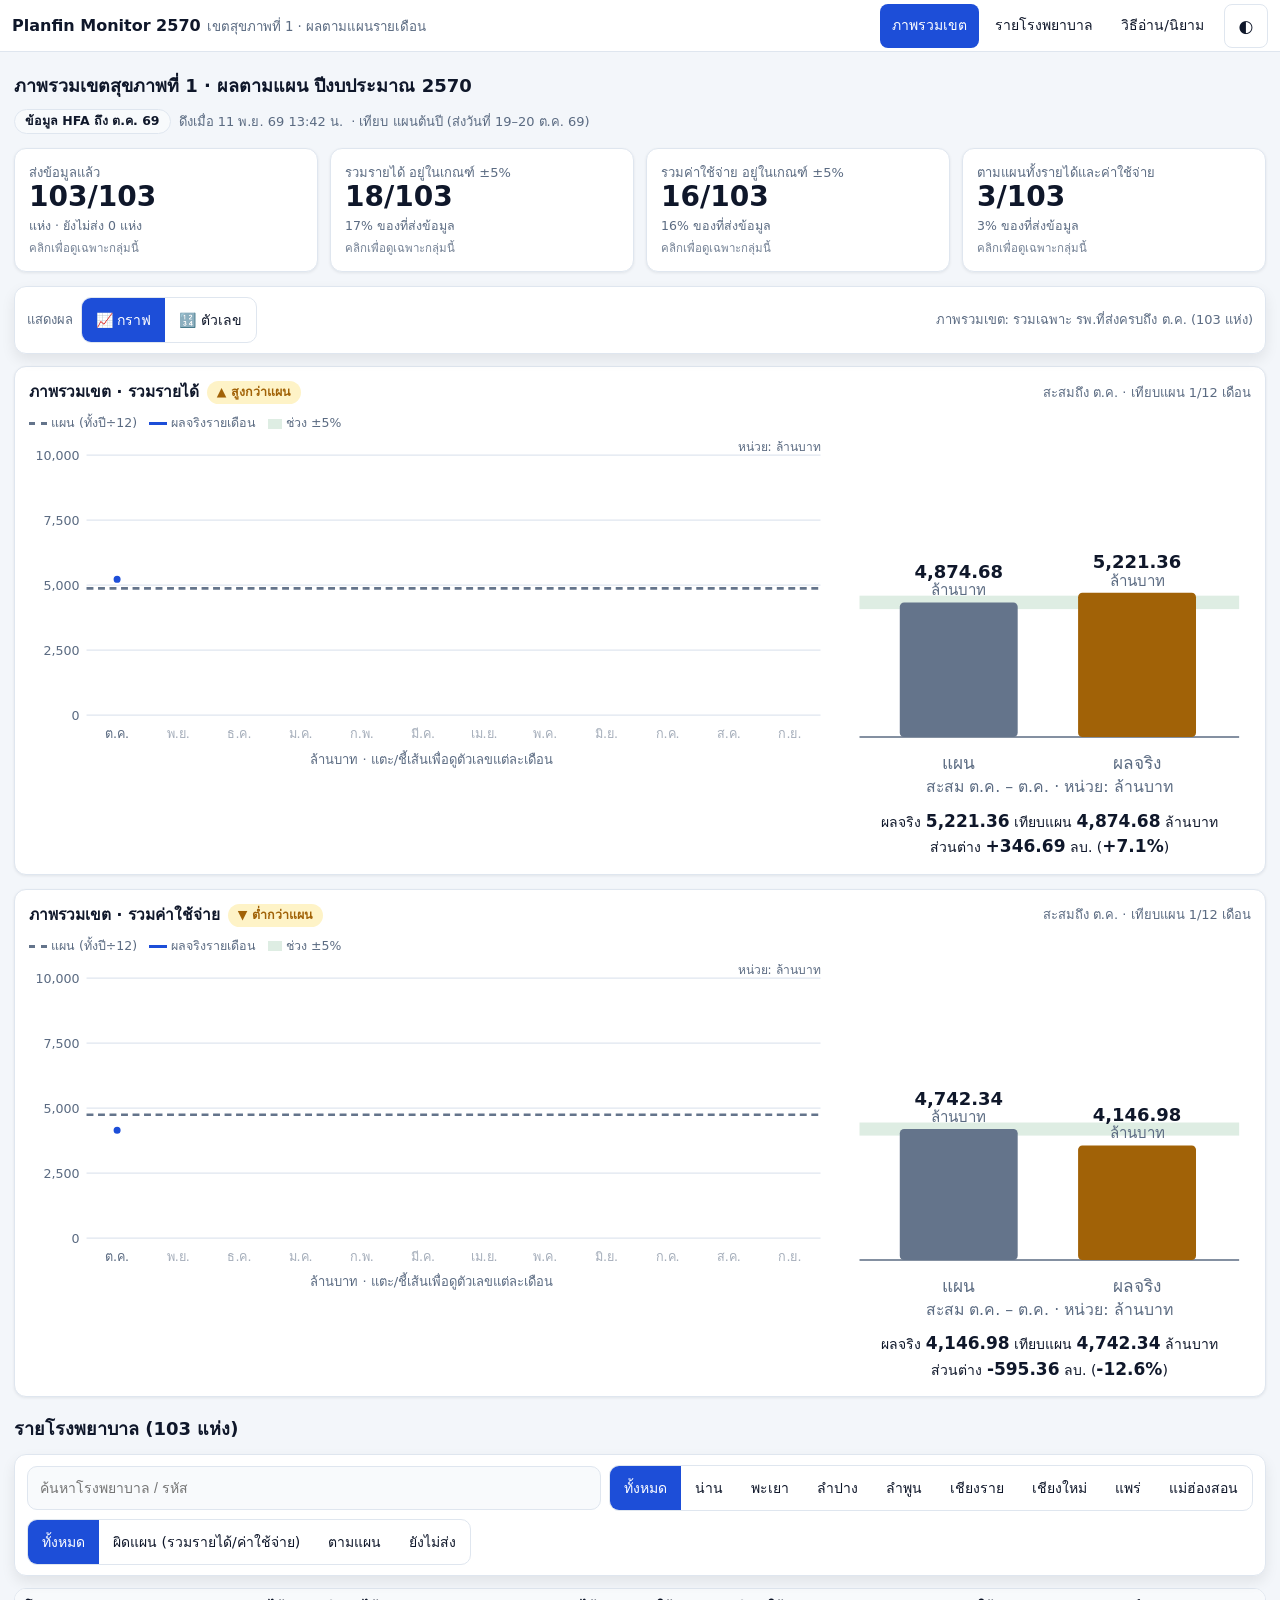
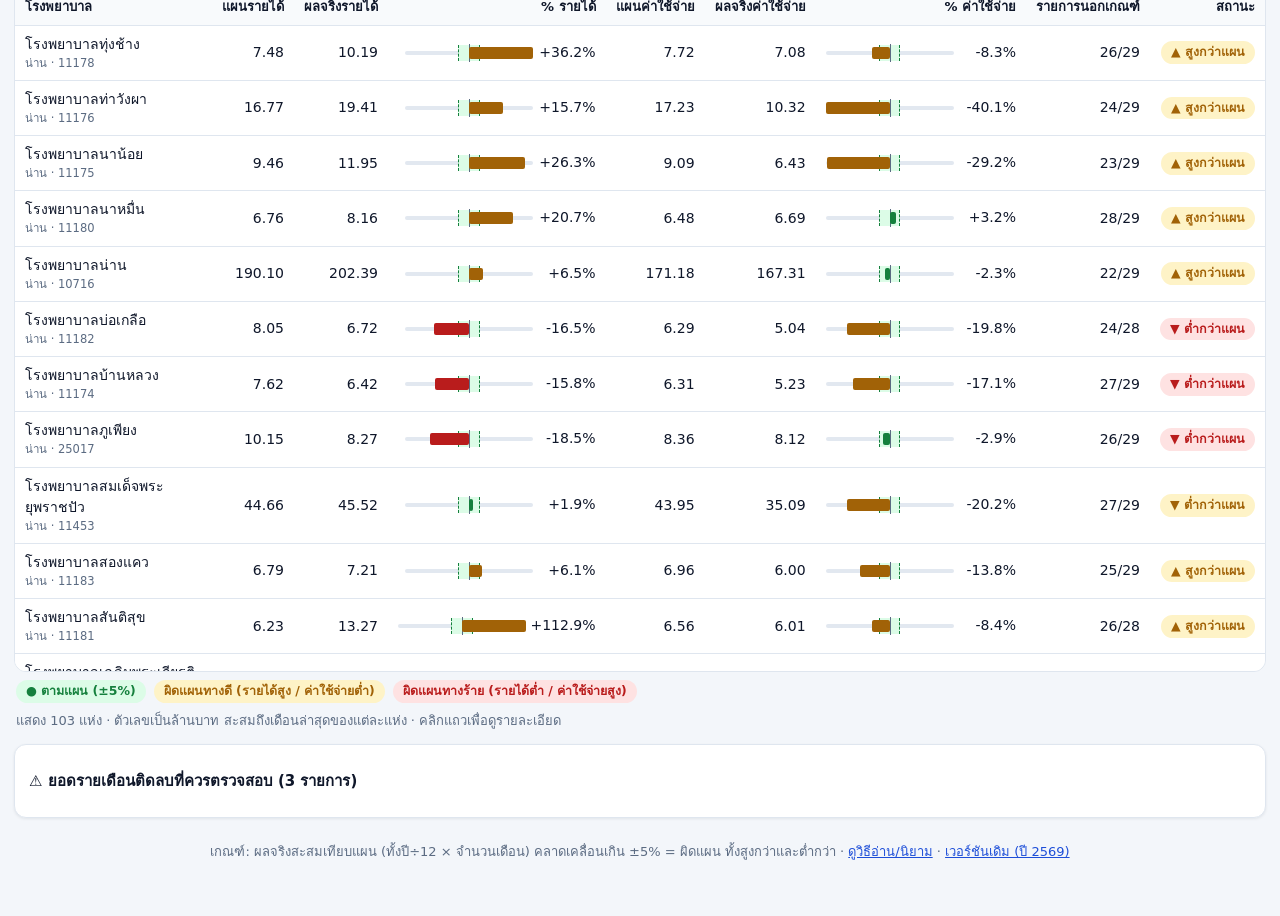
<file: index.html>
<!DOCTYPE html>
<html lang="th">
<head>
<meta charset="UTF-8">
<meta name="viewport" content="width=device-width, initial-scale=1, viewport-fit=cover">
<meta name="theme-color" content="#0f2744">
<meta name="apple-mobile-web-app-capable" content="yes">
<meta name="apple-mobile-web-app-status-bar-style" content="black-translucent">
<link rel="manifest" href="manifest.webmanifest">
<link rel="apple-touch-icon" href="icons/icon-192.png">
<link rel="icon" href="icons/icon-192.png">
<title>Planfin Monitor 2570 | เขตสุขภาพที่ 1</title>
<meta name="description" content="ติดตามผลการดำเนินงานตามแผนการเงิน (Planfin) ปีงบประมาณ 2570 เขตสุขภาพที่ 1 เทียบแผนกับผลจริงรายเดือน เกณฑ์ ±5%">
<script>
// ต้อง inline ใน head ก่อน CSS เพื่อกันแฟลชสีผิด
(function () {
  var saved = null; try { saved = localStorage.getItem('pfm-theme'); } catch (e) {}
  var theme = saved || (matchMedia('(prefers-color-scheme: dark)').matches ? 'dark' : 'light');
  document.documentElement.setAttribute('data-theme', theme);
})();
</script>
<style>
:root{
  --nav-h:52px; --bg:#f3f6fa; --panel:#fff; --panel2:#f8fafc; --text:#0f172a; --muted:#5b6b82; --border:#dfe6ef;
  --accent:#1d4ed8; --plan:#64748b; --actual:#1d4ed8;
  --ok:#15803d; --ok-bg:#dcfce7; --over:#c2410c; --over-bg:#ffedd5; --under:#6d28d9; --under-bg:#ede9fe; --na:#64748b; --na-bg:#e2e8f0;
  --good:#a16207; --good-bg:#fef3c7; --bad:#b91c1c; --bad-bg:#fee2e2;
  --neg:#dc2626; --band:rgba(21,128,61,.14); --shadow:0 1px 3px rgba(15,23,42,.08);
}
:root[data-theme="dark"]{
  --bg:#0b1220; --panel:#111a2e; --panel2:#0e1627; --text:#e5e9f2; --muted:#93a0b6; --border:#243049;
  --accent:#6ea0ff; --plan:#94a3b8; --actual:#6ea0ff;
  --ok:#4ade80; --ok-bg:rgba(74,222,128,.14); --over:#fb923c; --over-bg:rgba(251,146,60,.16); --under:#a78bfa; --under-bg:rgba(167,139,250,.16); --na:#94a3b8; --na-bg:rgba(148,163,184,.16);
  --good:#fbbf24; --good-bg:rgba(251,191,36,.16); --bad:#f87171; --bad-bg:rgba(248,113,113,.18);
  --neg:#f87171; --band:rgba(74,222,128,.16); --shadow:none;
}
*{box-sizing:border-box}
html{-webkit-text-size-adjust:100%}
body{margin:0;background:var(--bg);color:var(--text);font-family:'Sarabun','Noto Sans Thai','Segoe UI',system-ui,sans-serif;font-size:15px;line-height:1.5;overflow-wrap:anywhere}
button{font-family:inherit;color:inherit}
a{color:var(--accent)}
.num{font-variant-numeric:tabular-nums}

/* ---------- Navbar / Drawer ---------- */
.navbar{position:sticky;top:0;z-index:70;height:var(--nav-h);display:flex;align-items:center;gap:8px;padding:0 12px;background:var(--panel);border-bottom:1px solid var(--border)}
.brand{font-weight:700;font-size:16px;white-space:nowrap;overflow:hidden;text-overflow:ellipsis;flex:1;min-width:0}
.brand small{font-weight:400;color:var(--muted);margin-left:6px}
.navlinks{display:flex;gap:4px}
.navlinks a{min-height:44px;display:inline-flex;align-items:center;padding:0 12px;border-radius:8px;text-decoration:none;color:var(--text);font-size:14px}
.navlinks a.active{background:var(--accent);color:#fff}
.icon-btn{min-height:44px;min-width:44px;display:inline-flex;align-items:center;justify-content:center;border:1px solid var(--border);border-radius:8px;background:transparent;cursor:pointer;font-size:17px}
.hamburger{display:none}
.drawer{position:fixed;top:0;left:0;height:100%;width:260px;background:var(--panel);border-right:1px solid var(--border);z-index:90;transform:translateX(-100%);transition:transform .25s ease;padding:12px;display:flex;flex-direction:column;gap:4px}
.drawer.open{transform:translateX(0)}
.drawer a{min-height:44px;display:flex;align-items:center;padding:0 12px;border-radius:8px;text-decoration:none;color:var(--text)}
.drawer a.active{background:var(--accent);color:#fff}
.backdrop{position:fixed;inset:0;background:rgba(0,0,0,.45);z-index:80;display:none}
.backdrop.show{display:block}
@media(max-width:768px){#hf{position:static}#hf .seg{flex-wrap:nowrap!important;overflow-x:auto;max-width:100%}.navlinks{display:none}.hamburger{display:inline-flex}.brand small{display:none}}

/* ---------- Layout ---------- */
.wrap{padding:14px;max-width:1280px;margin:0 auto}
h2{font-size:18px;margin:18px 0 10px}
h3{font-size:15.5px;margin:0}
.muted{color:var(--muted)}
.card{background:var(--panel);border:1px solid var(--border);border-radius:12px;padding:14px;box-shadow:var(--shadow)}
.cards{display:grid;grid-template-columns:repeat(4,1fr);gap:12px;margin:14px 0}
@media(max-width:900px){.cards{grid-template-columns:repeat(2,1fr)}}
@media(max-width:420px){.cards{grid-template-columns:1fr}}
.kpi .v{font-size:28px;font-weight:700;line-height:1.1}
.kpi .l{color:var(--muted);font-size:13px}
.kpi .s{font-size:12.5px;color:var(--muted);margin-top:4px}
.kpi.clk{cursor:pointer;transition:border-color .15s,box-shadow .15s;min-height:44px}
.kpi.clk:hover{border-color:var(--actual)}
.kpi.clk:focus-visible{outline:2px solid var(--actual);outline-offset:2px}
.kpi.clk.on{border-color:var(--actual);box-shadow:0 0 0 2px var(--actual) inset}
.kpi .hint{font-size:11.5px;opacity:.85}
@media print{.kpi .hint{display:none}}
.badgebar{display:flex;flex-wrap:wrap;gap:8px;align-items:center;margin:10px 0 0;font-size:13px}
.pill{display:inline-flex;align-items:center;gap:4px;padding:2px 10px;border-radius:999px;font-size:12.5px;font-weight:600;white-space:nowrap}
.pill.ok{background:var(--ok-bg);color:var(--ok)}
.pill.over{background:var(--over-bg);color:var(--over)}
.pill.under{background:var(--under-bg);color:var(--under)}
.pill.good{background:var(--good-bg);color:var(--good)}
.pill.bad{background:var(--bad-bg);color:var(--bad)}
.hl{display:inline-block;padding:1px 7px;border-radius:6px;font-weight:600;white-space:nowrap}
.hl.ok{background:var(--ok-bg);color:var(--ok)}.hl.good{background:var(--good-bg);color:var(--good)}.hl.bad{background:var(--bad-bg);color:var(--bad)}
.hl.strong{font-weight:800;padding:2px 9px;box-shadow:0 0 0 1px currentColor inset}
.legendq{display:flex;flex-wrap:wrap;gap:8px;align-items:center;margin:8px 2px;font-size:12.5px;color:var(--muted)}
.pill.na{background:var(--na-bg);color:var(--na)}
.pill.stale{background:var(--over-bg);color:var(--over)}

/* ---------- Sticky filter bar ---------- */
.filter-bar{position:sticky;top:var(--nav-h);z-index:60;background:var(--panel);border:1px solid var(--border);border-radius:12px;padding:10px 12px;display:flex;flex-wrap:wrap;gap:8px;align-items:center;box-shadow:0 6px 14px rgba(0,0,0,.08);margin:12px 0}
.chip,.btn{min-height:44px;min-width:44px;padding:6px 14px;border-radius:10px;border:1px solid var(--border);background:transparent;font-size:14px;cursor:pointer}
.chip.active,.btn.active{background:var(--accent);border-color:var(--accent);color:#fff}
.seg{display:inline-flex;border:1px solid var(--border);border-radius:10px;overflow:hidden}
.seg button{min-height:44px;min-width:44px;padding:6px 14px;border:0;background:transparent;cursor:pointer;font-size:14px}
.seg button.active{background:var(--accent);color:#fff}
.search{min-height:44px;padding:6px 12px;border:1px solid var(--border);border-radius:10px;background:var(--panel2);color:var(--text);font-size:14px;min-width:0;flex:1 1 160px}
.sp{flex:1}

/* ---------- Dropdown ---------- */
.dd{position:relative}
.dd-panel{position:absolute;top:48px;left:0;width:min(340px,86vw);max-height:340px;overflow-y:auto;background:var(--panel);border:1px solid var(--border);border-radius:10px;box-shadow:0 10px 24px rgba(0,0,0,.25);z-index:65;display:none}
.dd-panel.open{display:block}
.dd-group{position:sticky;top:0;background:var(--panel2);padding:6px 12px;font-size:12px;color:var(--muted);border-bottom:1px solid var(--border)}
.dd-item{padding:8px 12px;min-height:44px;display:flex;align-items:center;cursor:pointer;gap:6px}
.dd-item:hover{background:var(--panel2)}
.dd-search{position:sticky;top:0;z-index:2;padding:8px;background:var(--panel)}

/* ---------- Tables ---------- */
.tablebox{overflow:auto;max-height:76vh;border:1px solid var(--border);border-radius:12px;background:var(--panel)}
table{border-collapse:separate;border-spacing:0;width:100%;font-size:14px}
th,td{padding:8px 10px;border-bottom:1px solid var(--border);text-align:right;white-space:nowrap}
th{position:sticky;top:0;background:var(--panel2);z-index:3;font-weight:600;cursor:pointer;user-select:none;font-size:13px}
th.l,td.l{text-align:left}
td.l,th.l{position:sticky;left:0;background:var(--panel);z-index:2}
th.l{z-index:4;background:var(--panel2)}
tr.clickable{cursor:pointer}
tr.clickable:hover td{background:var(--panel2)}
tr.grp td{background:var(--panel2);font-weight:700;text-align:left;font-size:13px;color:var(--muted)}
td .sub{display:block;font-size:11.5px;color:var(--muted)}
.hname{white-space:normal;min-width:150px;max-width:230px}
.neg{color:var(--neg)}

/* diverging mini bar (chart mode ในตาราง) */
.dv{position:relative;width:128px;height:22px;display:inline-block;vertical-align:middle}
.dv .tr{position:absolute;left:0;right:0;top:9px;height:4px;background:var(--na-bg);border-radius:3px}
.dv .bd{position:absolute;top:3px;bottom:3px;background:var(--ok-bg);border-left:1px dashed var(--ok);border-right:1px dashed var(--ok)}
.dv .z{position:absolute;left:50%;top:2px;bottom:2px;width:1px;background:var(--muted)}
.dv .b{position:absolute;top:5px;height:12px;border-radius:2px}
.dv .b.good{background:var(--good)}.dv .b.bad{background:var(--bad)}
.dv .b.ok{background:var(--ok)}.dv .b.over{background:var(--over)}.dv .b.under{background:var(--under)}.dv .b.na{background:var(--na)}
.dvt{display:inline-block;min-width:58px;text-align:right}

/* ---------- Panels & charts ---------- */
.panel{background:var(--panel);border:1px solid var(--border);border-radius:12px;padding:14px;box-shadow:var(--shadow);margin-bottom:14px}
.panel-hd{display:flex;flex-wrap:wrap;gap:8px;align-items:center;margin-bottom:8px}
.panel-hd .sp{flex:1}
.pair{display:grid;grid-template-columns:minmax(0,2fr) minmax(0,1fr);gap:14px;align-items:start}
@media(max-width:768px){.pair{grid-template-columns:1fr}}
.chartbox{position:relative}
svg.ch{width:100%;height:auto;display:block;touch-action:pan-y}
svg text{fill:var(--muted);font-family:inherit}
.legend{display:flex;flex-wrap:wrap;gap:12px;font-size:12.5px;color:var(--muted);margin:2px 0 6px}
.legend i{display:inline-block;width:18px;height:0;border-top:3px solid;vertical-align:middle;margin-right:4px}
.legend i.d{border-top-style:dashed}
.legend i.bx{width:14px;height:10px;border:0;background:var(--band);border-top:0}
.tip{position:fixed;z-index:200;pointer-events:none;background:var(--panel);color:var(--text);border:1px solid var(--border);box-shadow:0 8px 22px rgba(0,0,0,.28);border-radius:8px;padding:8px 10px;font-size:12.5px;display:none;max-width:260px}
.diffline{margin-top:8px;font-size:14px;text-align:center}
.diffline b{font-size:17px}
.mt td,.mt th{font-size:13.5px}
.mt tr.ytd td{font-weight:700;background:var(--panel2)}
.acc-row td{padding:0;background:var(--panel2);white-space:normal}
.acc-in{padding:12px;position:sticky;left:0;box-sizing:border-box;width:min(calc(100vw - 32px),1250px)}
.filter-bar.ns{position:static}
.note{font-size:13px;color:var(--muted)}
.warnbox{border-left:4px solid var(--over);background:var(--over-bg);padding:8px 12px;border-radius:8px;font-size:13.5px}
.hide{display:none!important}
.foot{margin:24px 0 40px;text-align:center;font-size:13px;color:var(--muted)}
details.card>summary{cursor:pointer;min-height:44px;display:flex;align-items:center;font-weight:600}
.toast{position:fixed;left:50%;bottom:18px;transform:translateX(-50%);background:var(--panel);border:1px solid var(--border);padding:10px 16px;border-radius:10px;z-index:300;box-shadow:0 8px 22px rgba(0,0,0,.3);display:none}

@media print{
  .navbar,.drawer,.backdrop,.filter-bar,.icon-btn,.seg,.hamburger{display:none!important}
  body{background:#fff;color:#000}
  .tablebox{max-height:none!important;overflow:visible!important}
  .panel,.card,tr{break-inside:avoid}
  .acc-row.collapsed{display:table-row!important}
}
</style>
</head>
<body>
<nav class="navbar">
  <button class="icon-btn hamburger" id="btnMenu" aria-label="เมนู">☰</button>
  <div class="brand">Planfin Monitor 2570<small>เขตสุขภาพที่ 1 · ผลตามแผนรายเดือน</small></div>
  <div class="navlinks" id="navlinks">
    <a href="#/" data-r="home">ภาพรวมเขต</a>
    <a href="#/h" data-r="h">รายโรงพยาบาล</a>
    <a href="#/about" data-r="about">วิธีอ่าน/นิยาม</a>
  </div>
  <button class="icon-btn" id="btnTheme" aria-label="สลับโหมดสี" title="สลับโหมดสี">◐</button>
</nav>
<div class="backdrop" id="backdrop"></div>
<aside class="drawer" id="drawer">
  <button class="icon-btn" id="btnClose" style="align-self:flex-end" aria-label="ปิด">✕</button>
  <a href="#/" data-r="home">ภาพรวมเขต</a>
  <a href="#/h" data-r="h">รายโรงพยาบาล</a>
  <a href="#/about" data-r="about">วิธีอ่าน/นิยาม</a>
  <a href="v1/index.html">เวอร์ชันเดิม (ปี 2569)</a>
</aside>
<main class="wrap" id="app"><div class="card">กำลังโหลดข้อมูล…</div></main>
<div class="tip" id="tip"></div>
<div class="toast" id="toast"></div>

<script>
'use strict';
/* ====================== ข้อมูล ====================== */
var META, PLAN, ACT, TOL = 5, MONTHS = [], HOSP = {}, CACHE = {};
var MODE = 'chart';           // chart | num  (จำค่าไว้)
try { MODE = localStorage.getItem('pfm-mode') || 'chart'; } catch (e) {}
var DATA_STALE = false;

function $(s, r) { return (r || document).querySelector(s); }
function esc(s) { return String(s == null ? '' : s).replace(/[&<>"]/g, function (c) { return { '&': '&amp;', '<': '&lt;', '>': '&gt;', '"': '&quot;' }[c]; }); }

/* ---- ฟังก์ชันจัดรูปแบบ (ชื่อไม่ซ้ำกับ dashboard อื่น) ---- */
function fmtMB(v) { return v == null ? '–' : (v / 1e6).toLocaleString('th-TH', { minimumFractionDigits: 2, maximumFractionDigits: 2 }); }
function fmtBaht(v) { return v == null ? '–' : Math.round(v).toLocaleString('th-TH'); }
function fmtPctSigned(p) { return p == null ? 'แผน 0' : (p > 0 ? '+' : '') + p.toFixed(1) + '%'; }
function thaiDateTime(iso) {
  if (!iso) return '-'; var d = new Date(iso); if (isNaN(d)) return iso;
  var mn = ['ม.ค.', 'ก.พ.', 'มี.ค.', 'เม.ย.', 'พ.ค.', 'มิ.ย.', 'ก.ค.', 'ส.ค.', 'ก.ย.', 'ต.ค.', 'พ.ย.', 'ธ.ค.'];
  return d.getDate() + ' ' + mn[d.getMonth()] + ' ' + (d.getFullYear() + 543 - 2500) + ' ' + String(d.getHours()).padStart(2, '0') + ':' + String(d.getMinutes()).padStart(2, '0') + ' น.';
}
/* เดือนในปีงบ -> ปี พ.ศ. 2 หลัก : ต.ค.-ธ.ค. = ปี FY-1 */
function monthLabel(k) { var fy = META.fy % 100; var yy = k < 3 ? fy - 1 : fy; return MONTHS[k] + yy; }

/* ====================== คำนวณ ====================== */
function annualOf(hc, item) {                          // แผนทั้งปีของเวอร์ชันล่าสุด (ถ้ามีปรับแผน ใช้แผนใหม่ทั้งปี)
  var v = 0;
  PLAN.versions.forEach(function (ver) { var a = ver.annual[hc]; if (a && a[item] != null) v = a[item]; });
  return v;
}
function planM(hc, item, k) { return annualOf(hc, item) / 12; }   // แผนรายเดือน = ทั้งปี ÷ 12 (วิธีเดียวกับ กศภ.)
/* pol: +1 = สูงกว่าแผนถือว่าดี (รายได้ NI EBITDA) ; -1 = ต่ำกว่าแผนถือว่าดี (ค่าใช้จ่าย) — ใช้กับสีเท่านั้น การนับ "ผิดแผน" ยังดูแค่ ±TOL */
var POL = {};
function polOf(item) { if (!POL[item]) { var it = META.items.filter(function (i) { return i.id === item; })[0]; POL[item] = it && it.g.indexOf('exp') >= 0 || it && it.g === 'sumexp' ? -1 : 1; } return POL[item]; }
function judge(act, pl, pol) {
  var diff = act - pl, pct = null; pol = pol || 1;
  if (pl !== 0) pct = Math.round(diff / Math.abs(pl) * 1000) / 10;   // ตัดสินจากค่าที่แสดง (ปัด 1 ตำแหน่ง)
  else if (act === 0) pct = 0;
  var st = pct == null ? 'over' : (Math.abs(pct) <= TOL ? 'ok' : (diff > 0 ? 'over' : 'under'));
  var q = st === 'ok' ? 'ok' : ((st === 'over') === (pol > 0) ? 'good' : 'bad');   // good = ผิดแผนทางดี (เหลือง) · bad = ผิดแผนทางร้าย (แดง)
  return { diff: diff, pct: pct, st: st, q: q, pol: pol };
}
function evalSeries(am, pm, L, item) {                 // am/pm = 12 ช่อง ; L = จำนวนเดือนที่มีผลจริง
  var act = 0, pl = 0;
  for (var k = 0; k < L; k++) { act += am[k] || 0; pl += pm[k]; }
  var j = judge(act, pl, polOf(item));
  return { act: act, plan: pl, diff: j.diff, pct: j.pct, st: j.st, q: j.q, pol: j.pol, L: L, am: am, pm: pm };
}
function evalItem(hc, item) {
  var key = hc + '|' + item; if (CACHE[key]) return CACHE[key];
  var A = ACT[hc]; if (!A || !A.L) return (CACHE[key] = null);
  var arr = A.m[item] || [], am = [], pm = [];
  for (var k = 0; k < 12; k++) { am.push(k < A.L ? (arr[k] == null ? 0 : arr[k]) : null); pm.push(planM(hc, item, k)); }
  return (CACHE[key] = evalSeries(am, pm, A.L, item));
}
function evalRegion(item, codes) {                     // รวมเฉพาะ รพ.ที่ส่งครบถึงเดือนล่าสุด (เทียบแผนชุดเดียวกัน)
  var am = [], pm = [], k, L = META.latest_month;
  for (k = 0; k < 12; k++) { am.push(k < L ? 0 : null); pm.push(0); }
  codes.forEach(function (hc) {
    var arr = ACT[hc].m[item] || [];
    for (k = 0; k < 12; k++) { if (k < L) am[k] += arr[k] || 0; pm[k] += planM(hc, item, k); }
  });
  return evalSeries(am, pm, L, item);
}
function itemsFor(hc) {                                // เฉพาะรายการที่มีตัวเลข (แผนหรือผลจริงไม่เป็น 0)
  return META.items.filter(function (it) {
    var e = evalItem(hc, it.id); if (!e) return false;
    return e.plan !== 0 || e.act !== 0;
  });
}
function hospSummary(hc) {
  var A = ACT[hc], r = { hc: hc, h: HOSP[hc], L: A ? A.L : 0 };
  if (!r.L) { r.na = true; return r; }
  r.rev = evalItem(hc, 'P_REV_TOTAL'); r.exp = evalItem(hc, 'P_EXP_TOTAL');
  var its = itemsFor(hc); r.n = its.length; r.out = its.filter(function (it) { return evalItem(hc, it.id).st !== 'ok'; }).length;
  r.late = r.L < META.latest_month;
  return r;
}

/* ====================== วาดกราฟ (SVG) ====================== */
var TIP = $('#tip');
function niceMax(v) { if (v <= 0) return 1; var p = Math.pow(10, Math.floor(Math.log10(v))); var n = v / p; return (n <= 1 ? 1 : n <= 2 ? 2 : n <= 2.5 ? 2.5 : n <= 5 ? 5 : 10) * p; }
function yScale(vals) {
  var mx = Math.max.apply(null, vals.concat([0])), mn = Math.min.apply(null, vals.concat([0]));
  var hi = niceMax(mx * 1.08), lo = mn < 0 ? -niceMax(-mn * 1.08) : 0;
  return { lo: lo, hi: hi == 0 ? 1 : hi };
}
function axTicks(s) { var t = [], n = 4; for (var i = 0; i <= n; i++) t.push(s.lo + (s.hi - s.lo) * i / n); return t; }

function lineChart(e, id) {
  var W = Math.max(300, Math.min(700, innerWidth <= 768 ? innerWidth - 64 : Math.round(innerWidth * 0.55))), H = Math.round(Math.max(210, Math.min(270, W * 0.5))), pl = 50, pr = 12, pt = 14, pb = 30, k;
  var all = []; e.am.forEach(function (v) { if (v != null) all.push(v); }); e.pm.forEach(function (v) { all.push(v); });
  var s = yScale(all), iw = W - pl - pr, ih = H - pt - pb;
  var x = function (i) { return pl + iw * (i + .5) / 12; };
  var y = function (v) { return pt + ih * (1 - (v - s.lo) / (s.hi - s.lo)); };
  var g = '';
  axTicks(s).forEach(function (t) { g += '<line x1="' + pl + '" x2="' + (W - pr) + '" y1="' + y(t) + '" y2="' + y(t) + '" stroke="var(--border)"/><text x="' + (pl - 6) + '" y="' + (y(t) + 4) + '" text-anchor="end" font-size="11">' + (t / 1e6).toLocaleString('th-TH', { maximumFractionDigits: 2 }) + '</text>'; });
  if (s.lo < 0) g += '<line x1="' + pl + '" x2="' + (W - pr) + '" y1="' + y(0) + '" y2="' + y(0) + '" stroke="var(--muted)" stroke-width="1"/>';
  for (k = 0; k < 12; k++) g += '<text x="' + x(k) + '" y="' + (H - 10) + '" text-anchor="middle" font-size="11" ' + (k < e.L ? '' : 'opacity=".55"') + '>' + MONTHS[k] + '</text>';
  // เส้นแผน (ขั้นบันไดตามเวอร์ชันแผน)
  var d = ''; for (k = 0; k < 12; k++) { var xa = pl + iw * k / 12, xb = pl + iw * (k + 1) / 12; d += (k ? 'L' : 'M') + xa + ' ' + y(e.pm[k]) + 'L' + xb + ' ' + y(e.pm[k]); }
  g += '<path d="' + d + '" fill="none" stroke="var(--plan)" stroke-width="2.2" stroke-dasharray="6 4"/>';
  // เส้นผลจริง
  var pts = [], a = '';
  for (k = 0; k < e.L; k++) pts.push([x(k), y(e.am[k])]);
  if (pts.length > 1) { a = 'M' + pts.map(function (p) { return p[0] + ' ' + p[1]; }).join('L'); g += '<path d="' + a + 'L' + pts[pts.length - 1][0] + ' ' + y(0 > s.lo ? 0 : s.lo) + 'L' + pts[0][0] + ' ' + y(0 > s.lo ? 0 : s.lo) + 'Z" fill="var(--actual)" opacity=".10"/><path d="' + a + '" fill="none" stroke="var(--actual)" stroke-width="2.6" stroke-linejoin="round"/>'; }
  for (k = 0; k < e.L; k++) g += '<circle cx="' + x(k) + '" cy="' + y(e.am[k]) + '" r="' + (e.am[k] < 0 ? 5 : 3.8) + '" fill="' + (e.am[k] < 0 ? 'var(--neg)' : 'var(--actual)') + '" stroke="var(--panel)" stroke-width="1.5"/>';
  g += '<text x="' + (W - pr) + '" y="10" text-anchor="end" font-size="10.5">หน่วย: ล้านบาท</text>';
  g += '<line class="guide" x1="0" x2="0" y1="' + pt + '" y2="' + (pt + ih) + '" stroke="var(--muted)" stroke-dasharray="3 3" style="display:none"/>';
  return '<div class="chartbox" data-tipid="' + id + '"><svg class="ch" viewBox="0 0 ' + W + ' ' + H + '" role="img" aria-label="กราฟเส้นรายเดือน แผนเทียบผลจริง (ล้านบาท)">' + g + '</svg></div>';
}

function barChart(e) {
  var W = 280, H = 270, pl = 8, pr = 8, pt = 34, pb = 44, bw = 82;
  var s = yScale([e.act, e.plan, e.plan * 1.05, e.plan * 0.95]);
  var ih = H - pt - pb, y = function (v) { return pt + ih * (1 - (v - s.lo) / (s.hi - s.lo)); };
  var x1 = 36, x2 = 160, base = y(0), g = '';
  var b1 = e.plan * (1 - TOL / 100), b2 = e.plan * (1 + TOL / 100), lo = Math.min(b1, b2), hi = Math.max(b1, b2);
  g += '<line x1="' + pl + '" x2="' + (W - pr) + '" y1="' + base + '" y2="' + base + '" stroke="var(--muted)"/>';
  g += '<rect x="' + pl + '" y="' + y(hi) + '" width="' + (W - pl - pr) + '" height="' + Math.max(2, y(lo) - y(hi)) + '" fill="var(--band)"/>';
  var bar = function (x, v, col, lab) {
    var top = Math.min(y(v), base), h = Math.max(2, Math.abs(y(v) - base));
    return '<rect x="' + x + '" y="' + top + '" width="' + bw + '" height="' + h + '" rx="3" fill="' + col + '"/>' +
      '<text x="' + (x + bw / 2) + '" y="' + (v >= 0 ? top - 17 : top + h + 14) + '" text-anchor="middle" font-size="12.5" font-weight="700" style="fill:var(--text)">' + fmtMB(v) + '</text>' +
      '<text x="' + (x + bw / 2) + '" y="' + (v >= 0 ? top - 5 : top + h + 26) + '" text-anchor="middle" font-size="10.5">ล้านบาท</text>' +
      '<text x="' + (x + bw / 2) + '" y="' + (H - 22) + '" text-anchor="middle" font-size="12">' + lab + '</text>';
  };
  var col = { ok: 'var(--ok)', good: 'var(--good)', bad: 'var(--bad)' }[e.q];
  g += bar(x1, e.plan, 'var(--plan)', 'แผน');
  g += bar(x2, e.act, col, 'ผลจริง');
  g += '<text x="' + W / 2 + '" y="' + (H - 6) + '" text-anchor="middle" font-size="11">สะสม ' + MONTHS[0] + ' – ' + MONTHS[e.L - 1] + ' · หน่วย: ล้านบาท</text>';
  return '<svg class="ch" viewBox="0 0 ' + W + ' ' + H + '" role="img" aria-label="กราฟแท่งแผนเทียบผลจริงสะสม">' + g + '</svg>';
}

var TIPS = {};
function attachTips(root) {
  root.querySelectorAll('.chartbox').forEach(function (box) {
    var svg = box.querySelector('svg'), guide = svg.querySelector('.guide'), d = TIPS[box.dataset.tipid]; if (!d) return;
    function move(ev) {
      var r = svg.getBoundingClientRect(), vb = svg.viewBox.baseVal.width, vx = (ev.clientX - r.left) / r.width * vb;
      var i = Math.max(0, Math.min(11, Math.floor((vx - 50) / (vb - 50 - 12) * 12)));
      var gx = 50 + (vb - 50 - 12) * (i + .5) / 12; guide.setAttribute('x1', gx); guide.setAttribute('x2', gx); guide.style.display = '';
      var a = d.am[i], p = d.pm[i], t = '<b>' + MONTHS[i] + '</b><br>แผน/เดือน: ' + fmtMB(p) + ' ลบ.';
      if (a == null) t += '<br><span class="muted">ยังไม่มีผลจริง</span>';
      else { var j = judge(a, p); t += '<br>ผลจริง: <span class="' + (a < 0 ? 'neg' : '') + '">' + fmtMB(a) + '</span> ลบ.<br>ต่างจากแผน: ' + fmtMB(j.diff) + ' (' + fmtPctSigned(j.pct) + ')' + (a < 0 ? '<br><span class="neg">ยอดเดือนนี้ติดลบ (ปรับปรุงยอด)</span>' : ''); }
      TIP.innerHTML = t; TIP.style.display = 'block';
      var tw = TIP.offsetWidth, th = TIP.offsetHeight, X = ev.clientX + 14, Y = ev.clientY - th - 10;
      if (X + tw > innerWidth - 6) X = ev.clientX - tw - 14; if (Y < 6) Y = ev.clientY + 14;
      TIP.style.left = X + 'px'; TIP.style.top = Y + 'px';
    }
    function hide() { TIP.style.display = 'none'; guide.style.display = 'none'; }
    svg.addEventListener('pointermove', move); svg.addEventListener('pointerdown', move);
    svg.addEventListener('pointerleave', hide); svg.addEventListener('pointercancel', hide);
  });
}

/* ====================== ส่วนประกอบ UI ====================== */
var LEGENDQ = '<span class="pill ok">● ตามแผน (±5%)</span> <span class="pill good">ผิดแผนทางดี (รายได้สูง / ค่าใช้จ่ายต่ำ)</span> <span class="pill bad">ผิดแผนทางร้าย (รายได้ต่ำ / ค่าใช้จ่ายสูง)</span>';
var ST = { ok: ['✓ ตามแผน', 'ok'], over: ['▲ สูงกว่าแผน', 'over'], under: ['▼ ต่ำกว่าแผน', 'under'] };
function pill(e) {
  if (!e) return '<span class="pill na">ยังไม่ส่งข้อมูล</span>';
  var s = ST[e.st]; return '<span class="pill ' + e.q + '">' + s[0] + '</span>';
}
function arrow(pct) { return pct == null ? '▲' : pct > TOL ? '▲' : pct < -TOL ? '▼' : '●'; }
/* ไฮไลต์ตัวเลขตามสถานะ: q = ok/good/bad ; txt = ข้อความที่แสดง ; strong = แถวสะสม */
function hl(q, txt, strong, pct) { return '<span class="hl num ' + q + (strong ? ' strong' : '') + '">' + (pct === undefined ? '' : arrow(pct) + ' ') + txt + '</span>'; }
function hlE(e, txt, strong, withArrow) { return hl(e.q, txt, strong, withArrow ? e.pct : undefined); }
function pctCell(e) {
  if (!e) return '<span class="muted">–</span>';
  if (MODE === 'num') return hlE(e, fmtPctSigned(e.pct), false, true);
  var p = e.pct == null ? 0 : Math.max(-30, Math.min(30, e.pct)), w = Math.abs(p) / 30 * 50;
  var b = '<span class="b ' + e.q + '" style="' + (p >= 0 ? 'left:50%' : 'right:50%') + ';width:' + w + '%"></span>';
  return '<span class="dv" title="' + fmtPctSigned(e.pct) + '"><span class="tr"></span><span class="bd" style="left:' + (50 - TOL / 30 * 50) + '%;right:' + (50 - TOL / 30 * 50) + '%"></span><span class="z"></span>' + b + '</span> <span class="dvt num">' + fmtPctSigned(e.pct) + '</span>';
}
var UID = 0;
function evPanel(title, e, opts) {
  opts = opts || {}; var id = 'c' + (++UID);
  if (!e) return '<div class="panel"><h3>' + esc(title) + '</h3><p class="muted">ยังไม่มีข้อมูลผลจริง</p></div>';
  TIPS[id] = e;
  var head = '<div class="panel-hd"><h3>' + esc(title) + '</h3>' + pill(e) + '<span class="sp"></span><span class="note">สะสมถึง ' + MONTHS[e.L - 1] + ' · เทียบแผน ' + e.L + '/12 เดือน</span></div>';
  var diffline = '<div class="diffline">ผลจริง <b class="num">' + fmtMB(e.act) + '</b> เทียบแผน <b class="num">' + fmtMB(e.plan) + '</b> ล้านบาท<br>ส่วนต่าง <b class="num">' + (e.diff > 0 ? '+' : '') + fmtMB(e.diff) + '</b> ลบ. (<b class="num">' + fmtPctSigned(e.pct) + '</b>)</div>';
  var body;
  if (MODE === 'num') {
    var rows = '';
    for (var k = 0; k < 12; k++) {
      var a = e.am[k], p = e.pm[k], j = a == null ? null : judge(a, p, e.pol);
      var av = a == null ? fmtBaht(a) : (a < 0 ? '<span class="neg">' + fmtBaht(a) + '</span>' : fmtBaht(a));
      rows += '<tr' + (a == null ? ' style="opacity:.5"' : '') + '><td class="l">' + MONTHS[k] + '</td><td class="num">' + fmtBaht(p) + '</td><td class="num">' + (j ? hl(j.q, av) : av) + '</td><td class="num">' + (j ? hl(j.q, (j.diff > 0 ? '+' : '') + fmtBaht(j.diff)) : '–') + '</td><td class="num">' + (j ? hl(j.q, fmtPctSigned(j.pct), false, j.pct) : '–') + '</td></tr>';
    }
    rows += '<tr class="ytd"><td class="l">สะสม ' + MONTHS[0] + '–' + MONTHS[e.L - 1] + '</td><td class="num">' + fmtBaht(e.plan) + '</td><td class="num">' + hlE(e, fmtBaht(e.act), true) + '</td><td class="num">' + hlE(e, (e.diff > 0 ? '+' : '') + fmtBaht(e.diff), true) + '</td><td class="num">' + hlE(e, fmtPctSigned(e.pct), true, true) + '</td></tr>';
    body = '<div class="tablebox" style="max-height:none"><table class="mt"><thead><tr><th class="l">เดือน</th><th>แผน (บาท)</th><th>ผลจริง (บาท)</th><th>ส่วนต่าง</th><th>%</th></tr></thead><tbody>' + rows + '</tbody></table></div>' + diffline;
  } else {
    body = '<div class="pair"><div><div class="legend"><span><i class="d" style="border-color:var(--plan)"></i>แผน (ทั้งปี÷12)</span><span><i style="border-color:var(--actual)"></i>ผลจริงรายเดือน</span><span><i class="bx"></i>ช่วง ±' + TOL + '%</span></div>' + lineChart(e, id) + '<div class="note" style="text-align:center">ล้านบาท · แตะ/ชี้เส้นเพื่อดูตัวเลขแต่ละเดือน</div></div><div>' + barChart(e) + diffline + '</div></div>';
  }
  return '<div class="panel">' + head + body + '</div>';
}
function dotsNote(e) { return ''; }
function modeSeg() {
  return '<div class="seg" role="group" aria-label="รูปแบบการแสดงผล"><button data-mode="chart" class="' + (MODE === 'chart' ? 'active' : '') + '">📈 กราฟ</button><button data-mode="num" class="' + (MODE === 'num' ? 'active' : '') + '">🔢 ตัวเลข</button></div>';
}
function freshnessBar() {
  var m = META, stale = DATA_STALE ? '<span class="pill stale">⚠ แสดงข้อมูลเก่าจากเครื่อง (ออฟไลน์)</span>' : '';
  return '<div class="badgebar"><span class="pill ok" style="background:var(--panel2);color:var(--text);border:1px solid var(--border)">ข้อมูล HFA ถึง ' + MONTHS[m.latest_month - 1] + ' ' + (m.latest_month < 4 ? (m.fy % 100) - 1 : (m.fy % 100)) + '</span><span class="muted">ดึงเมื่อ ' + thaiDateTime(m.pulled_at) + '</span><span class="muted">· เทียบ ' + esc(PLAN.versions[PLAN.versions.length - 1].label) + '</span>' + stale + '</div>';
}

/* ====================== หน้า: ภาพรวมเขต ====================== */
var FS = { prov: 'ทั้งหมด', status: 'all', q: '', sort: 'prov', dir: 1, grp: '' };
function pageHome() {
  var sums = META.hospitals.map(function (h) { return hospSummary(h.c); });
  var sent = sums.filter(function (s) { return !s.na; });
  var okRev = sent.filter(function (s) { return s.rev.st === 'ok'; }).length, okExp = sent.filter(function (s) { return s.exp.st === 'ok'; }).length;
  var okBoth = sent.filter(function (s) { return s.rev.st === 'ok' && s.exp.st === 'ok'; }).length;
  var h = '<h2 style="margin-top:6px">ภาพรวมเขตสุขภาพที่ 1 · ผลตามแผน ปีงบประมาณ ' + META.fy + '</h2>' + freshnessBar();
  h += '<div class="cards" id="kpis">' +
    kpi('ส่งข้อมูลแล้ว', sent.length + '/' + META.total, 'แห่ง · ยังไม่ส่ง ' + (META.total - sent.length) + ' แห่ง', 'sent') +
    kpi('รวมรายได้ อยู่ในเกณฑ์ ±' + TOL + '%', okRev + '/' + sent.length, pctOf(okRev, sent.length) + ' ของที่ส่งข้อมูล', 'rev') +
    kpi('รวมค่าใช้จ่าย อยู่ในเกณฑ์ ±' + TOL + '%', okExp + '/' + sent.length, pctOf(okExp, sent.length) + ' ของที่ส่งข้อมูล', 'exp') +
    kpi('ตามแผนทั้งรายได้และค่าใช้จ่าย', okBoth + '/' + sent.length, pctOf(okBoth, sent.length) + ' ของที่ส่งข้อมูล', 'both') + '</div>';
  h += '<div class="filter-bar"><span class="muted" style="font-size:13px">แสดงผล</span>' + modeSeg() + '<span class="sp"></span><span class="note" id="regNote"></span></div>';
  h += '<div id="regionPanels"></div>';
  h += '<h2>รายโรงพยาบาล (' + META.total + ' แห่ง)</h2>' + hospFilterBar() + '<div id="hospTable"></div>';
  if (META.quality && META.quality.length) h += qualityBox();
  h += '<div class="foot">เกณฑ์: ผลจริงสะสมเทียบแผน (ทั้งปี÷12 × จำนวนเดือน) คลาดเคลื่อนเกิน ±' + TOL + '% = ผิดแผน ทั้งสูงกว่าและต่ำกว่า · <a href="#/about">ดูวิธีอ่าน/นิยาม</a> · <a href="v1/index.html">เวอร์ชันเดิม (ปี 2569)</a></div>';
  $('#app').innerHTML = h; drawRegion(sums); drawHospTable(sums); bindFilters(sums);
}
var GRP = { sent: 'ส่งข้อมูลแล้ว', rev: 'รวมรายได้อยู่ในเกณฑ์', exp: 'รวมค่าใช้จ่ายอยู่ในเกณฑ์', both: 'ตามแผนทั้งรายได้และค่าใช้จ่าย' };
function inGrp(s) {
  if (!FS.grp) return true;
  if (s.na) return false;
  if (FS.grp === 'rev') return s.rev.st === 'ok';
  if (FS.grp === 'exp') return s.exp.st === 'ok';
  if (FS.grp === 'both') return s.rev.st === 'ok' && s.exp.st === 'ok';
  return true;
}
function drawRegion(sums) {                              // ภาพรวมเขต = รวมเฉพาะ รพ.ในกลุ่มที่เลือก (ถ้ามี) ที่ส่งครบถึงเดือนล่าสุด
  var inG = sums.filter(function (s) { return !s.na && inGrp(s); });
  var full = inG.filter(function (s) { return !s.late; }).map(function (s) { return s.hc; });
  var tag = FS.grp ? ' · กลุ่ม "' + GRP[FS.grp] + '"' : '';
  var rg = full.length ? [evalRegion('P_REV_TOTAL', full), evalRegion('P_EXP_TOTAL', full)] : [null, null];
  $('#regNote').textContent = (FS.grp ? 'กลุ่ม "' + GRP[FS.grp] + '" ' + inG.length + ' แห่ง · ' : 'ภาพรวมเขต: ') + 'รวมเฉพาะ รพ.ที่ส่งครบถึง ' + MONTHS[META.latest_month - 1] + ' (' + full.length + ' แห่ง)';
  TIPS = {};
  $('#regionPanels').innerHTML = evPanel('ภาพรวมเขต · รวมรายได้' + tag, rg[0]) + evPanel('ภาพรวมเขต · รวมค่าใช้จ่าย' + tag, rg[1]);
  attachTips($('#regionPanels'));
}
function kpi(l, v, s, g) {
  if (!g) return '<div class="card kpi"><div class="l">' + l + '</div><div class="v num">' + v + '</div><div class="s">' + s + '</div></div>';
  return '<div class="card kpi clk' + (FS.grp === g ? ' on' : '') + '" role="button" tabindex="0" aria-pressed="' + (FS.grp === g) + '" data-g="' + g + '" title="คลิกเพื่อกรองเฉพาะกลุ่มนี้ (คลิกซ้ำเพื่อยกเลิก)"><div class="l">' + l + '</div><div class="v num">' + v + '</div><div class="s">' + s + '</div><div class="s hint">' + (FS.grp === g ? '✓ กำลังกรอง · คลิกเพื่อยกเลิก' : 'คลิกเพื่อดูเฉพาะกลุ่มนี้') + '</div></div>';
}
function pctOf(a, b) { return b ? (a / b * 100).toFixed(0) + '%' : '-'; }
function hospFilterBar() {
  var provs = ['ทั้งหมด'].concat(Array.from(new Set(META.hospitals.map(function (h) { return h.p; }))));
  var st = [['all', 'ทั้งหมด'], ['out', 'ผิดแผน (รวมรายได้/ค่าใช้จ่าย)'], ['in', 'ตามแผน'], ['na', 'ยังไม่ส่ง']];
  return '<div class="filter-bar" style="top:calc(var(--nav-h) + 0px)" id="hf"><input class="search" id="q" placeholder="ค้นหาโรงพยาบาล / รหัส" value="' + esc(FS.q) + '">' +
    '<div class="seg" id="provSeg" style="flex-wrap:wrap">' + provs.map(function (p) { return '<button data-p="' + esc(p) + '" class="' + (FS.prov === p ? 'active' : '') + '">' + esc(p) + '</button>'; }).join('') + '</div>' +
    '<div class="seg" id="stSeg" style="flex-wrap:wrap">' + st.map(function (s) { return '<button data-s="' + s[0] + '" class="' + (FS.status === s[0] ? 'active' : '') + '">' + s[1] + '</button>'; }).join('') + '</div></div>';
}
function overall(s) {                                  // สถานะรวมของ รพ.: ถ้าผิดแผนทั้งคู่ เอาทางร้ายก่อน
  var bad = [s.rev, s.exp].filter(function (e) { return e.q === 'bad'; })[0];
  return bad || [s.rev, s.exp].filter(function (e) { return e.q === 'good'; })[0] || s.rev;
}
function drawHospTable(sums) {
  var q = FS.q.trim().toLowerCase();
  var rows = sums.filter(function (s) {
    if (FS.prov !== 'ทั้งหมด' && s.h.p !== FS.prov) return false;
    if (q && (s.h.n + ' ' + s.hc).toLowerCase().indexOf(q) < 0) return false;
    if (!inGrp(s)) return false;
    if (FS.status === 'na') return s.na;
    if (FS.status === 'out') return !s.na && (s.rev.st !== 'ok' || s.exp.st !== 'ok');
    if (FS.status === 'in') return !s.na && s.rev.st === 'ok' && s.exp.st === 'ok';
    return true;
  });
  var key = { prov: function (s) { return s.h.p + s.h.n; }, name: function (s) { return s.h.n; }, rev: function (s) { return s.na ? 999 : Math.abs(s.rev.pct == null ? 999 : s.rev.pct); }, exp: function (s) { return s.na ? 999 : Math.abs(s.exp.pct == null ? 999 : s.exp.pct); }, out: function (s) { return s.na ? -1 : s.out; } }[FS.sort];
  rows.sort(function (a, b) { var x = key(a), y = key(b); return (x < y ? -1 : x > y ? 1 : 0) * FS.dir; });
  var th = function (k, t, c) { return '<th data-sort="' + k + '" class="' + (c || '') + '">' + t + (FS.sort === k ? (FS.dir > 0 ? ' ▲' : ' ▼') : '') + '</th>'; };
  var h = '<div class="tablebox"><table><thead><tr>' + th('name', 'โรงพยาบาล', 'l') + '<th>แผนรายได้</th><th>ผลจริงรายได้</th>' + th('rev', '% รายได้') + '<th>แผนค่าใช้จ่าย</th><th>ผลจริงค่าใช้จ่าย</th>' + th('exp', '% ค่าใช้จ่าย') + th('out', 'รายการนอกเกณฑ์') + '<th>สถานะ</th></tr></thead><tbody>';
  rows.forEach(function (s) {
    var nm = '<td class="l hname">' + esc(s.h.n) + '<span class="sub">' + esc(s.h.p) + ' · ' + s.hc + (s.late ? ' · ข้อมูลถึง ' + MONTHS[s.L - 1] : '') + '</span></td>';
    if (s.na) h += '<tr class="clickable" data-h="' + s.hc + '">' + nm + '<td colspan="7" style="text-align:center" class="muted">ยังไม่มีข้อมูลผลจริง</td><td>' + pill(null) + '</td></tr>';
    else h += '<tr class="clickable" data-h="' + s.hc + '">' + nm + '<td class="num">' + fmtMB(s.rev.plan) + '</td><td class="num">' + (MODE === 'num' ? hlE(s.rev, fmtMB(s.rev.act)) : fmtMB(s.rev.act)) + '</td><td>' + pctCell(s.rev) + '</td><td class="num">' + fmtMB(s.exp.plan) + '</td><td class="num">' + (MODE === 'num' ? hlE(s.exp, fmtMB(s.exp.act)) : fmtMB(s.exp.act)) + '</td><td>' + pctCell(s.exp) + '</td><td class="num">' + s.out + '/' + s.n + '</td><td>' + pill(overall(s)) + '</td></tr>';
  });
  h += '</tbody></table></div><div class="legendq">' + LEGENDQ + '</div><div class="note" style="margin:6px 2px">แสดง ' + rows.length + ' แห่ง · ตัวเลขเป็นล้านบาท สะสมถึงเดือนล่าสุดของแต่ละแห่ง · คลิกแถวเพื่อดูรายละเอียด</div>';
  $('#hospTable').innerHTML = h;
}
function bindFilters(sums) {
  function pickGrp(card) {
    FS.grp = FS.grp === card.dataset.g ? '' : card.dataset.g; FS.status = 'all';
    $('#kpis').querySelectorAll('.clk').forEach(function (c) {
      var on = c.dataset.g === FS.grp; c.classList.toggle('on', on); c.setAttribute('aria-pressed', on);
      c.querySelector('.hint').textContent = on ? '✓ กำลังกรอง · คลิกเพื่อยกเลิก' : 'คลิกเพื่อดูเฉพาะกลุ่มนี้';
    });
    $('#stSeg').querySelectorAll('button').forEach(function (x) { x.classList.toggle('active', x.dataset.s === 'all'); });
    drawRegion(sums); drawHospTable(sums);
  }
  $('#kpis').addEventListener('click', function (e) { var c = e.target.closest('.clk'); if (c) pickGrp(c); });
  $('#kpis').addEventListener('keydown', function (e) { var c = e.target.closest('.clk'); if (c && (e.key === 'Enter' || e.key === ' ')) { e.preventDefault(); pickGrp(c); } });
  $('#q').addEventListener('input', function (e) { FS.q = e.target.value; drawHospTable(sums); });
  $('#provSeg').addEventListener('click', function (e) { var b = e.target.closest('button'); if (!b) return; FS.prov = b.dataset.p; $('#provSeg').querySelectorAll('button').forEach(function (x) { x.classList.toggle('active', x === b); }); drawHospTable(sums); });
  $('#stSeg').addEventListener('click', function (e) { var b = e.target.closest('button'); if (!b) return; FS.status = b.dataset.s; $('#stSeg').querySelectorAll('button').forEach(function (x) { x.classList.toggle('active', x === b); }); drawHospTable(sums); });
  $('#hospTable').addEventListener('click', function (e) {
    var th = e.target.closest('th[data-sort]'); if (th) { var k = th.dataset.sort; if (FS.sort === k) FS.dir *= -1; else { FS.sort = k; FS.dir = 1; } drawHospTable(sums); return; }
    var tr = e.target.closest('tr[data-h]'); if (tr) location.hash = '#/h/' + tr.dataset.h;
  });
}
function qualityBox() {
  var names = {}; META.items.forEach(function (i) { names[i.id] = i.label; });
  var rows = META.quality.filter(function (q) { return q.h !== '*'; }).map(function (q) {
    var hs = HOSP[q.h]; return '<tr class="clickable" data-h="' + q.h + '"><td class="l hname">' + esc(hs ? hs.n : q.h) + '</td><td class="l" style="white-space:normal">' + q.code + ' ' + esc(names[q.code] || '') + '</td><td>' + MONTHS[q.month - 1] + '</td><td class="num neg">' + fmtBaht(q.value) + '</td></tr>';
  }).join('');
  return '<details class="card" style="margin-top:14px"><summary>⚠ ยอดรายเดือนติดลบที่ควรตรวจสอบ (' + META.quality.filter(function (q) { return q.h !== '*'; }).length + ' รายการ)</summary><p class="note">เกิดจากการปรับปรุงบัญชีหรือแก้ไขยอดย้อนหลัง ระบบแสดงตามจริงไม่ปัดเป็นศูนย์ — ควรให้ รพ. ยืนยันกับ กศภ.</p><div class="tablebox" style="max-height:340px"><table><thead><tr><th class="l">โรงพยาบาล</th><th class="l">รายการ</th><th>เดือน</th><th>ยอดเดือน (บาท)</th></tr></thead><tbody>' + rows + '</tbody></table></div></details>';
}

/* ====================== หน้า: รายโรงพยาบาล ====================== */
var OPEN = {}, SHOWZERO = false;
function pageHosp(hc) {
  if (!hc || !HOSP[hc]) return pageHospPick();
  var hs = HOSP[hc], A = ACT[hc], sum = hospSummary(hc);
  var h = '<div class="filter-bar" style="margin-top:6px">' + picker(hc) + modeSeg() + '<span class="sp"></span><a class="btn" style="display:inline-flex;align-items:center;text-decoration:none" href="#/">← ภาพรวมเขต</a></div>';
  h += '<h2 style="margin-top:6px">' + esc(hs.n) + ' <span class="muted" style="font-weight:400;font-size:14px">' + esc(hs.p) + ' · ' + hc + '</span></h2>' + freshnessBar();
  if (!A || !A.L) { $('#app').innerHTML = h + '<div class="card" style="margin-top:12px">โรงพยาบาลนี้ยังไม่มีข้อมูลผลจริงในระบบ HFA ของเดือนที่ผ่านมา</div>'; bindPicker(); bindMode(); return; }
  if (sum.late) h += '<div class="warnbox" style="margin-top:10px">โรงพยาบาลนี้ส่งข้อมูลถึง ' + MONTHS[sum.L - 1] + ' เท่านั้น (เขตล่าสุด ' + MONTHS[META.latest_month - 1] + ') ระบบเทียบแผนตามจำนวนเดือนที่มีข้อมูล</div>';
  h += '<div class="cards" style="margin-top:12px">' + kpi('รวมรายได้', fmtPctSigned(sum.rev.pct), pillHtml(sum.rev) + ' ผลจริง ' + fmtMB(sum.rev.act) + ' / แผน ' + fmtMB(sum.rev.plan)) +
    kpi('รวมค่าใช้จ่าย', fmtPctSigned(sum.exp.pct), pillHtml(sum.exp) + ' ผลจริง ' + fmtMB(sum.exp.act) + ' / แผน ' + fmtMB(sum.exp.plan)) +
    kpi('รายการนอกเกณฑ์ ±' + TOL + '%', sum.out + '/' + sum.n, 'จากทุกรายการที่มีตัวเลข (รวม NI, EBITDA)') +
    kpi('EBITDA', fmtMB(evalItem(hc, 'P_EBITDA').act), 'แผน ' + fmtMB(evalItem(hc, 'P_EBITDA').plan) + ' ลบ. · ' + fmtPctSigned(evalItem(hc, 'P_EBITDA').pct)) + '</div>';
  h += evPanel('รวมรายได้', sum.rev) + evPanel('รวมค่าใช้จ่าย', sum.exp);
  h += '<h2>ทุกรายการ (P) เทียบแผน</h2><div class="filter-bar ns"><label style="display:flex;align-items:center;gap:8px;min-height:44px"><input type="checkbox" id="chkZero" ' + (SHOWZERO ? 'checked' : '') + ' style="width:20px;height:20px"> แสดงรายการที่แผนและผลจริงเป็น 0 ด้วย</label><span class="sp"></span><span class="note">คลิกแถวเพื่อดูกราฟ/ตัวเลขรายเดือนของรายการนั้น</span></div>';
  h += '<div class="tablebox"><table id="itemTable"><thead><tr><th class="l">รายการ</th><th>แผนสะสม (บาท)</th><th>ผลจริงสะสม (บาท)</th><th>ส่วนต่าง</th><th>%</th><th>สถานะ</th></tr></thead><tbody>';
  var grp = { rev: 'รายได้', sumrev: 'สรุป', exp: 'ค่าใช้จ่าย', sumexp: 'สรุป', sum: 'ผลลัพธ์' }, last = '';
  META.items.forEach(function (it) {
    var e = evalItem(hc, it.id); if (!e) return;
    var zero = e.plan === 0 && e.act === 0; if (zero && !SHOWZERO) return;
    var gname = it.g === 'rev' ? 'รายได้' : it.g === 'exp' ? 'ค่าใช้จ่าย' : it.g === 'sum' ? 'ผลลัพธ์' : null;
    if (gname && gname !== last) { h += '<tr class="grp"><td colspan="6">' + gname + '</td></tr>'; last = gname; }
    var open = !!OPEN[hc + it.id];
    h += '<tr class="clickable' + (it.g.indexOf('sum') === 0 ? ' ytd' : '') + '" data-item="' + it.id + '"><td class="l hname" style="' + (it.g.indexOf('sum') === 0 ? 'font-weight:700' : '') + '">' + (open ? '▾ ' : '▸ ') + (it.g.indexOf('sum') === 0 ? '' : '<span class="muted">' + it.id + '</span> ') + esc(it.label) + '</td><td class="num">' + fmtBaht(e.plan) + '</td><td class="num">' + hlE(e, fmtBaht(e.act)) + '</td><td class="num">' + hlE(e, (e.diff > 0 ? '+' : '') + fmtBaht(e.diff)) + '</td><td class="num">' + hlE(e, fmtPctSigned(e.pct), false, true) + '</td><td>' + pill(e) + '</td></tr>';
    if (open) h += '<tr class="acc-row"><td colspan="6"><div class="acc-in">' + evPanel(it.label, e) + '</div></td></tr>';
  });
  h += '</tbody></table></div><div class="legendq">' + LEGENDQ + '</div><div class="foot">ผลจริงมาจากรายงาน Planfin ของระบบ HFA (กศภ.) · แผนจากไฟล์ worksheet ที่ รพ. ส่ง · <a href="#/about">วิธีอ่าน/นิยาม</a></div>';
  $('#app').innerHTML = h; attachTips($('#app')); bindPicker(); bindMode();
  $('#chkZero').addEventListener('change', function (e) { SHOWZERO = e.target.checked; route(); });
  $('#itemTable').addEventListener('click', function (e) { var tr = e.target.closest('tr[data-item]'); if (!tr) return; var k = hc + tr.dataset.item; OPEN[k] = !OPEN[k]; var sy = scrollY; route(); scrollTo(0, sy); });
}
function pillHtml(e) { return pill(e); }
function pageHospPick() {
  $('#app').innerHTML = '<div class="filter-bar" style="margin-top:6px">' + picker(null) + '</div><div class="card" style="margin-top:12px">เลือกโรงพยาบาลจากรายการด้านบน หรือคลิกชื่อจากหน้า <a href="#/">ภาพรวมเขต</a></div>';
  bindPicker();
}
function picker(cur) {
  var h = '<div class="dd" id="dd"><button class="btn" id="ddBtn" style="min-width:230px;text-align:left">' + (cur ? esc(HOSP[cur].n) : 'เลือกโรงพยาบาล…') + ' ▾</button><div class="dd-panel" id="ddPanel"><div class="dd-search"><input class="search" id="ddQ" placeholder="พิมพ์ชื่อ/รหัส" style="width:100%"></div><div id="ddList">' + ddList('') + '</div></div></div>';
  return h;
}
function ddList(q) {
  q = q.trim().toLowerCase(); var last = '', out = '';
  META.hospitals.forEach(function (h) {
    if (q && (h.n + ' ' + h.c).toLowerCase().indexOf(q) < 0) return;
    if (h.p !== last) { out += '<div class="dd-group">' + esc(h.p) + '</div>'; last = h.p; }
    var s = ACT[h.c]; out += '<div class="dd-item" data-h="' + h.c + '">' + esc(h.n) + (s && s.L ? '' : ' <span class="pill na">ยังไม่ส่ง</span>') + '</div>';
  });
  return out || '<div class="dd-item muted">ไม่พบ</div>';
}
function bindPicker() {
  var btn = $('#ddBtn'), pn = $('#ddPanel'); if (!btn) return;
  btn.addEventListener('click', function (e) { e.stopPropagation(); pn.classList.toggle('open'); if (pn.classList.contains('open')) $('#ddQ').focus(); });
  $('#ddQ').addEventListener('input', function (e) { $('#ddList').innerHTML = ddList(e.target.value); });
  $('#ddList').addEventListener('click', function (e) { var it = e.target.closest('.dd-item[data-h]'); if (it) location.hash = '#/h/' + it.dataset.h; });
  pn.addEventListener('click', function (e) { e.stopPropagation(); });
}
document.addEventListener('click', function () { var p = $('#ddPanel'); if (p) p.classList.remove('open'); });

/* ====================== หน้า: วิธีอ่าน/นิยาม ====================== */
function pageAbout() {
  var v = PLAN.versions;
  $('#app').innerHTML = '<h2 style="margin-top:6px">วิธีอ่านและนิยาม</h2><div class="card" style="line-height:1.8">' +
    '<h3>หน้านี้คืออะไร</h3><p>รายงานติดตามผลหลังจัดทำแผนเสร็จ (Monitor) เทียบ "แผนการเงิน ปี ' + META.fy + '" ที่แต่ละโรงพยาบาลส่งไว้ กับ "ผลจริง" จากระบบ HFA ของ กศภ. เป็นรายเดือน</p>' +
    '<h3>วิธีคำนวณ</h3><ul><li><b>ผลจริงรายเดือน</b> = ยอดสะสมเดือนนี้ − ยอดสะสมเดือนก่อน (HFA ส่งยอดสะสม) เดือน ต.ค. ใช้ค่าตรง ๆ · ยอดที่ติดลบจากการปรับปรุงบัญชีแสดงตามจริง</li>' +
    '<li><b>แผนรายเดือน</b> = แผนทั้งปี ÷ 12 (วิธีเดียวกับ กศภ.) · หากมีการปรับแผนช่วง เม.ย.–พ.ค. จะใช้ <u>แผนใหม่ ÷ 12</u> เป็นฐานคำนวณทั้งปีแทนแผนเดิม (ไม่ตัดต่อแผนเก่า–ใหม่)</li>' +
    '<li><b>การตัดสิน</b> ใช้ผลจริง<u>สะสม</u>เทียบแผน<u>สะสม</u>ถึงเดือนล่าสุดของโรงพยาบาลนั้น (เช่น ถึง พ.ย. = แผน × 2/12)</li>' +
    '<li><b>เกณฑ์ ±' + TOL + '%</b> ใช้กับทุกรายการ (P) รวมรายได้ รวมค่าใช้จ่าย NI และ EBITDA · ผลต่าง % = (ผลจริง − แผน) ÷ |แผน| · <b>คลาดเคลื่อนเกินเกณฑ์ทั้งสองทิศถือว่า "ผิดแผน"</b> ' +
    '(สูงกว่าแผนอาจแปลว่าประมาณการไม่แม่น เช่นเดียวกับต่ำกว่าแผน) · ตัดสินจากค่า % ที่ปัดทศนิยม 1 ตำแหน่งตามที่แสดง · ถ้าแผนเป็น 0 แต่มีผลจริง ถือว่าผิดแผน (แสดง "แผน 0")</li></ul>' +
    '<h3>สี</h3><p>ลูกศรบอกทิศทาง (▲ สูงกว่าแผน · ▼ ต่ำกว่าแผน) ส่วนสีบอกว่าผิดแผนไปทางดีหรือทางร้าย: ' + LEGENDQ + '</p><p class="note">รายได้ NI EBITDA: สูงกว่าแผนถือว่าดี · ค่าใช้จ่าย: ต่ำกว่าแผนถือว่าดี · ทั้งสองทางยังนับเป็น "ผิดแผน" เท่ากัน สีใช้บอกลักษณะเท่านั้น</p><p><span class="pill na">ยังไม่ส่งข้อมูล</span></p>' +
    '<h3>การจับคู่รหัสบัญชีแผน–HFA</h3><ul><li>แผน P10 (รายได้ค่ารักษาและบริการอื่น ๆ) = HFA P09.1 + P09.2 + P09.3 + P10</li><li>แผน P13S/P26S/P27S/P29 = HFA รวมรายได้/รวมค่าใช้จ่าย/NI/EBITDA · รายการอื่นตรงรหัสเดียวกัน</li></ul>' +
    '<h3>แหล่งข้อมูล</h3><ul><li>ผลจริง: ระบบ HFA กศภ. ดึงเมื่อ ' + thaiDateTime(META.pulled_at) + ' · ข้อมูลถึงเดือน ' + MONTHS[META.latest_month - 1] + ' · ส่งแล้ว ' + META.sent + '/' + META.total + ' แห่ง</li>' +
    v.map(function (x) { return '<li>แผน: ' + esc(x.label) + ' ' + (x === v[v.length - 1] ? '(ฉบับที่ใช้คำนวณ)' : '(ถูกแทนที่แล้ว)') + '</li>'; }).join('') + '</ul>' +
    '<p class="muted">หน้าเดิมของปีงบประมาณ 2569 (สรุปแผนและกรอกเหตุผล) ยังเปิดได้ที่ <a href="v1/index.html">เวอร์ชันเดิม</a></p></div>';
}

/* ====================== Router / เริ่มระบบ ====================== */
function bindMode() {
  document.querySelectorAll('.seg button[data-mode]').forEach(function (b) {
    b.addEventListener('click', function () { MODE = b.dataset.mode; try { localStorage.setItem('pfm-mode', MODE); } catch (e) {} var sy = scrollY; route(); scrollTo(0, sy); });
  });
}
function route() {
  var hash = location.hash || '#/', m = hash.match(/^#\/(h)?\/?([^/]*)/), r = 'home';
  TIPS = {}; TIP.style.display = 'none';
  if (hash.indexOf('#/about') === 0) r = 'about'; else if (hash.indexOf('#/h') === 0) r = 'h';
  document.querySelectorAll('[data-r]').forEach(function (a) { a.classList.toggle('active', a.dataset.r === r); });
  closeDrawer();
  if (r === 'about') pageAbout(); else if (r === 'h') pageHosp(hash.split('/')[2]); else pageHome();
  if (r === 'home') bindMode();
}
function openDrawer() { $('#drawer').classList.add('open'); $('#backdrop').classList.add('show'); }
function closeDrawer() { $('#drawer').classList.remove('open'); $('#backdrop').classList.remove('show'); }
$('#btnMenu').addEventListener('click', openDrawer); $('#btnClose').addEventListener('click', closeDrawer); $('#backdrop').addEventListener('click', closeDrawer);
$('#btnTheme').addEventListener('click', function () {
  var t = document.documentElement.getAttribute('data-theme') === 'dark' ? 'light' : 'dark';
  document.documentElement.setAttribute('data-theme', t); try { localStorage.setItem('pfm-theme', t); } catch (e) {}
  route();
});
window.addEventListener('hashchange', function () { route(); scrollTo(0, 0); });

function load(u) { return fetch(u + '?t=' + Date.now(), { cache: 'no-store' }).then(function (r) { if (!r.ok) throw new Error(u + ' ' + r.status); return r.json(); }); }
Promise.all([load('data/meta.json'), load('data/plan.json'), load('data/actual.json')]).then(function (d) {
  META = d[0]; PLAN = d[1]; ACT = d[2].hospitals; TOL = META.tolerance_pct || 5; MONTHS = META.months;
  META.hospitals.forEach(function (h) { HOSP[h.c] = h; });
  route();
}).catch(function (e) { $('#app').innerHTML = '<div class="card warnbox">โหลดข้อมูลไม่สำเร็จ: ' + esc(e.message) + ' — ลองรีเฟรชหน้านี้อีกครั้ง</div>'; });

if ('serviceWorker' in navigator) {
  navigator.serviceWorker.register('sw.js').catch(function () {});
  navigator.serviceWorker.addEventListener('message', function (ev) {
    if (ev.data && ev.data.type === 'data-stale' && !DATA_STALE) { DATA_STALE = true; if (META) route(); }
  });
}
</script>
</body>
</html>
</file>
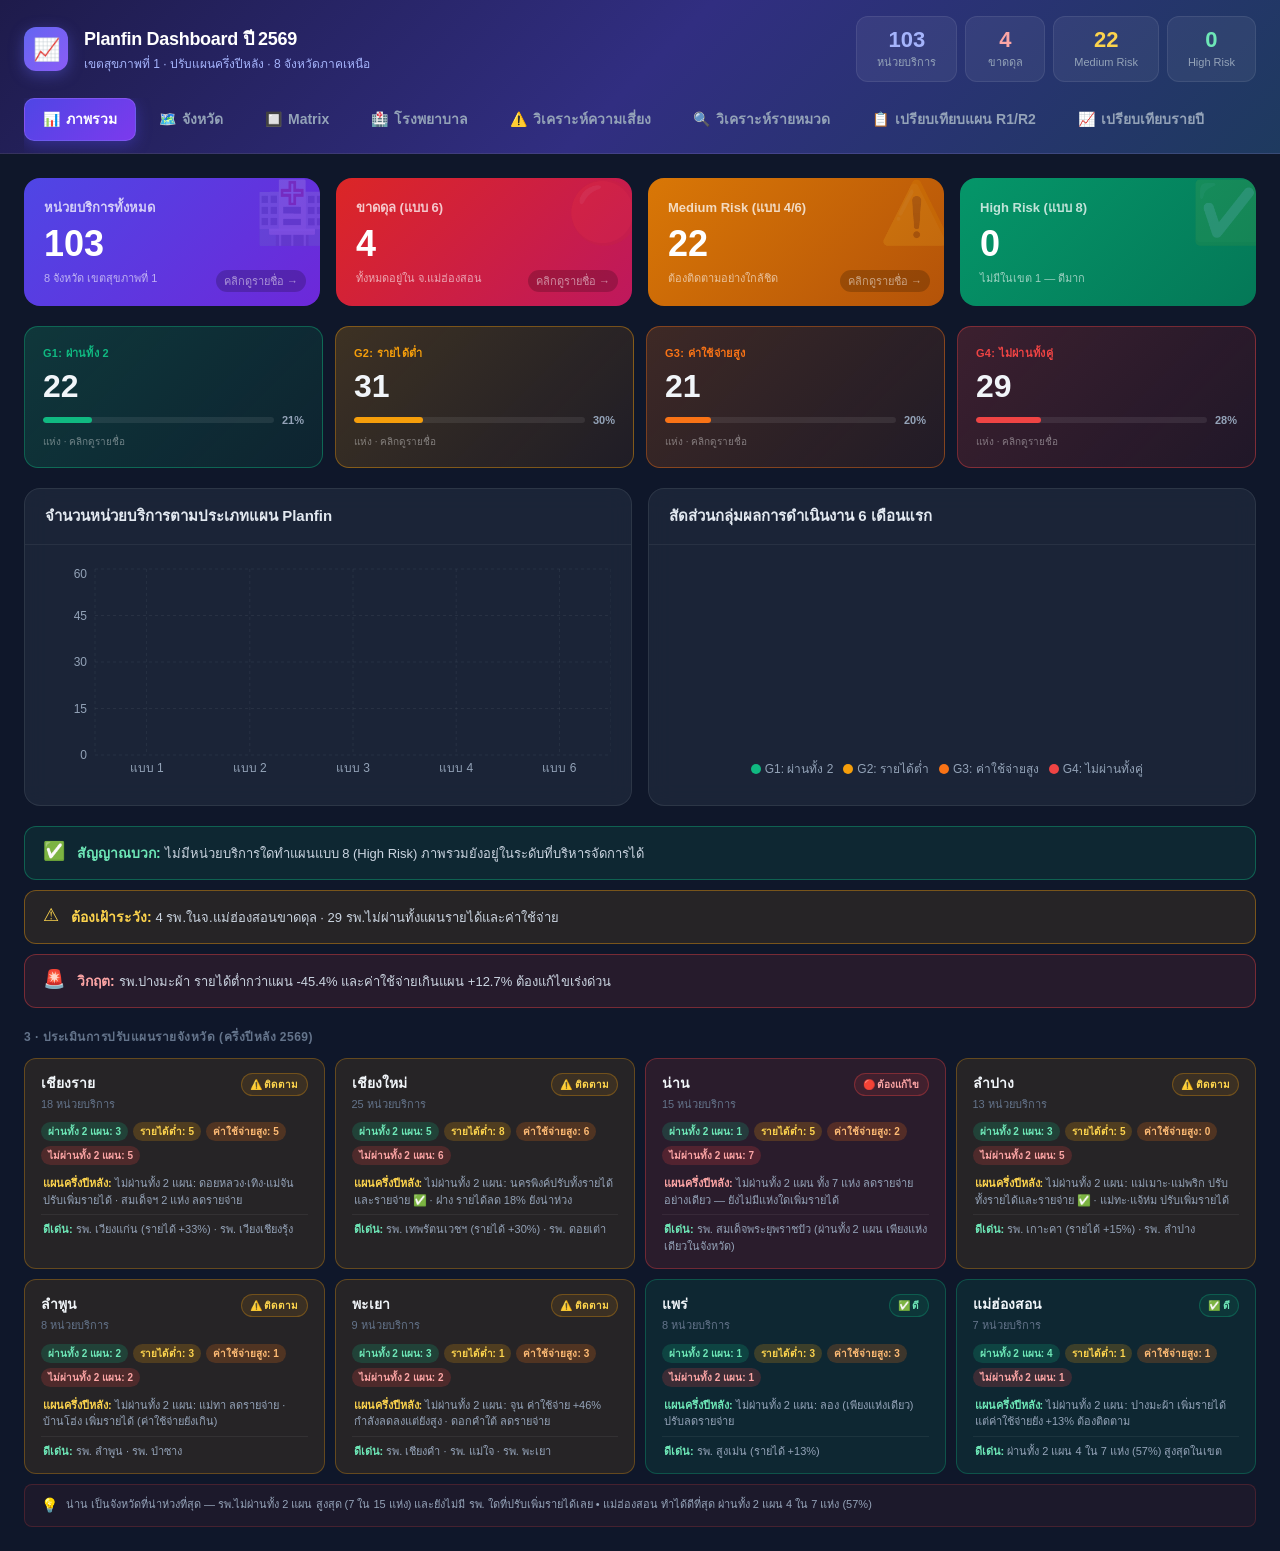
<file: v1/index.html>
<!DOCTYPE html><html lang="th"><head><meta charSet="utf-8"/><meta name="viewport" content="width=device-width, initial-scale=1"/><link rel="stylesheet" href="./_next/static/css/d5224b88f8f56c6d.css" data-precedence="next"/><link rel="preload" as="script" fetchPriority="low" href="./_next/static/chunks/webpack-0bb8146e4663e6e8.js"/><script src="./_next/static/chunks/fd9d1056-9d9200ea77c7b224.js" async=""></script><script src="./_next/static/chunks/23-3e95b1f8a080f27b.js" async=""></script><script src="./_next/static/chunks/main-app-0496dd8c7f02f5f2.js" async=""></script><script src="./_next/static/chunks/999-10f7c270528f5261.js" async=""></script><script src="./_next/static/chunks/app/page-3d69cf6499fd7218.js" async=""></script><title>Planfin Dashboard 2569 - เขตสุขภาพที่ 1</title><meta name="description" content="วิเคราะห์แผนการเงิน (Planfin) ปรับแผนครึ่งปีหลัง ปีงบประมาณ 2569"/><script src="./_next/static/chunks/polyfills-78c92fac7aa8fdd8.js" noModule=""></script></head><body><div style="min-height:100vh;background:#0f172a;font-family:&#x27;Sarabun&#x27;, sans-serif"><div style="background:linear-gradient(135deg, #1e1b4b 0%, #312e81 50%, #1e3a5f 100%);border-bottom:1px solid rgba(255,255,255,0.1);position:sticky;top:0;z-index:50"><div style="max-width:1400px;margin:0 auto;padding:0 24px"><div style="display:flex;align-items:center;justify-content:space-between;padding:16px 0;gap:16px;flex-wrap:wrap"><div style="display:flex;align-items:center;gap:16px"><div style="width:44px;height:44px;background:linear-gradient(135deg,#6366f1,#8b5cf6);border-radius:12px;display:flex;align-items:center;justify-content:center;font-size:22px;box-shadow:0 4px 15px rgba(99,102,241,0.4)">📈</div><div><h1 style="margin:0;font-size:18px;font-weight:800;color:#ffffff;letter-spacing:-0.3px">Planfin Dashboard ปี 2569</h1><p style="margin:2px 0 0;font-size:12px;color:#a5b4fc">เขตสุขภาพที่ 1 · ปรับแผนครึ่งปีหลัง · 8 จังหวัดภาคเหนือ</p></div></div><div style="display:flex;gap:8px;flex-wrap:wrap"><div style="display:flex;flex-direction:column;align-items:center;padding:12px 20px;background:rgba(255,255,255,0.06);border-radius:12px;border:1px solid rgba(255,255,255,0.08);min-width:80px"><span style="font-size:22px;font-weight:800;color:#a5b4fc;line-height:1">103</span><span style="font-size:11px;color:#94a3b8;margin-top:4px;text-align:center;line-height:1.3">หน่วยบริการ</span></div><div style="display:flex;flex-direction:column;align-items:center;padding:12px 20px;background:rgba(255,255,255,0.06);border-radius:12px;border:1px solid rgba(255,255,255,0.08);min-width:80px"><span style="font-size:22px;font-weight:800;color:#fca5a5;line-height:1">4</span><span style="font-size:11px;color:#94a3b8;margin-top:4px;text-align:center;line-height:1.3">ขาดดุล</span></div><div style="display:flex;flex-direction:column;align-items:center;padding:12px 20px;background:rgba(255,255,255,0.06);border-radius:12px;border:1px solid rgba(255,255,255,0.08);min-width:80px"><span style="font-size:22px;font-weight:800;color:#fcd34d;line-height:1">22</span><span style="font-size:11px;color:#94a3b8;margin-top:4px;text-align:center;line-height:1.3">Medium Risk</span></div><div style="display:flex;flex-direction:column;align-items:center;padding:12px 20px;background:rgba(255,255,255,0.06);border-radius:12px;border:1px solid rgba(255,255,255,0.08);min-width:80px"><span style="font-size:22px;font-weight:800;color:#6ee7b7;line-height:1">0</span><span style="font-size:11px;color:#94a3b8;margin-top:4px;text-align:center;line-height:1.3">High Risk</span></div></div></div><div style="display:flex;gap:4px;padding-bottom:12px;overflow-x:auto"><button class="nav-tab active"><span>📊</span><span>ภาพรวม</span></button><button class="nav-tab"><span>🗺️</span><span>จังหวัด</span></button><button class="nav-tab"><span>🔲</span><span>Matrix</span></button><button class="nav-tab"><span>🏥</span><span>โรงพยาบาล</span></button><button class="nav-tab"><span>⚠️</span><span>ความเสี่ยง</span></button><button class="nav-tab"><span>🔍</span><span>วิเคราะห์เชิงลึก</span></button></div></div></div><div style="max-width:1400px;margin:0 auto;padding:24px"><div class="animate-fade-in" style="display:flex;flex-direction:column;gap:20px"><div style="display:grid;grid-template-columns:repeat(auto-fit, minmax(200px, 1fr));gap:16px"><div class="kpi-hover" style="background:linear-gradient(135deg, #4f46e5, #6d28d9);border-radius:16px;padding:20px;position:relative;overflow:hidden"><div style="position:absolute;top:-10px;right:-10px;font-size:60px;opacity:0.15">🏥</div><div style="font-size:13px;font-weight:600;color:rgba(255,255,255,0.75);margin-bottom:8px">หน่วยบริการทั้งหมด</div><div style="font-size:36px;font-weight:800;color:#ffffff;line-height:1">103</div><div style="font-size:11px;color:rgba(255,255,255,0.6);margin-top:8px">8 จังหวัด เขตสุขภาพที่ 1</div><div style="position:absolute;bottom:14px;right:14px;font-size:11px;color:rgba(255,255,255,0.5);background:rgba(0,0,0,0.2);padding:3px 8px;border-radius:20px">คลิกดูรายชื่อ →</div></div><div class="kpi-hover" style="background:linear-gradient(135deg, #dc2626, #be185d);border-radius:16px;padding:20px;position:relative;overflow:hidden"><div style="position:absolute;top:-10px;right:-10px;font-size:60px;opacity:0.15">🔴</div><div style="font-size:13px;font-weight:600;color:rgba(255,255,255,0.75);margin-bottom:8px">ขาดดุล (แบบ 6)</div><div style="font-size:36px;font-weight:800;color:#ffffff;line-height:1">4</div><div style="font-size:11px;color:rgba(255,255,255,0.6);margin-top:8px">ทั้งหมดอยู่ใน จ.แม่ฮ่องสอน</div><div style="position:absolute;bottom:14px;right:14px;font-size:11px;color:rgba(255,255,255,0.5);background:rgba(0,0,0,0.2);padding:3px 8px;border-radius:20px">คลิกดูรายชื่อ →</div></div><div class="kpi-hover" style="background:linear-gradient(135deg, #d97706, #b45309);border-radius:16px;padding:20px;position:relative;overflow:hidden"><div style="position:absolute;top:-10px;right:-10px;font-size:60px;opacity:0.15">⚠️</div><div style="font-size:13px;font-weight:600;color:rgba(255,255,255,0.75);margin-bottom:8px">Medium Risk (แบบ 4/6)</div><div style="font-size:36px;font-weight:800;color:#ffffff;line-height:1">22</div><div style="font-size:11px;color:rgba(255,255,255,0.6);margin-top:8px">ต้องติดตามอย่างใกล้ชิด</div><div style="position:absolute;bottom:14px;right:14px;font-size:11px;color:rgba(255,255,255,0.5);background:rgba(0,0,0,0.2);padding:3px 8px;border-radius:20px">คลิกดูรายชื่อ →</div></div><div class="kpi-hover" style="background:linear-gradient(135deg, #059669, #047857);border-radius:16px;padding:20px;position:relative;overflow:hidden"><div style="position:absolute;top:-10px;right:-10px;font-size:60px;opacity:0.15">✅</div><div style="font-size:13px;font-weight:600;color:rgba(255,255,255,0.75);margin-bottom:8px">High Risk (แบบ 8)</div><div style="font-size:36px;font-weight:800;color:#ffffff;line-height:1">0</div><div style="font-size:11px;color:rgba(255,255,255,0.6);margin-top:8px">ไม่มีในเขต 1 — ดีมาก</div></div></div><div style="display:grid;grid-template-columns:repeat(auto-fit, minmax(160px, 1fr));gap:12px"><div class="kpi-hover" style="background:linear-gradient(135deg, rgba(16,185,129,0.2), rgba(5,150,105,0.1));border:1px solid rgba(16,185,129,0.4);border-radius:14px;padding:18px"><div style="font-size:11px;font-weight:700;color:#10b981;margin-bottom:8px;letter-spacing:0.3px">G1: ผ่านทั้ง 2</div><div style="font-size:32px;font-weight:800;color:#f1f5f9;line-height:1">22</div><div style="display:flex;align-items:center;gap:8px;margin-top:10px"><div class="progress-bar" style="flex:1"><div class="progress-fill" style="width:21%;background:#10b981"></div></div><span style="font-size:11px;color:#94a3b8;font-weight:600">21<!-- -->%</span></div><div style="font-size:10px;color:rgba(255,255,255,0.4);margin-top:6px">แห่ง · คลิกดูรายชื่อ</div></div><div class="kpi-hover" style="background:linear-gradient(135deg, rgba(245,158,11,0.2), rgba(180,83,9,0.1));border:1px solid rgba(245,158,11,0.4);border-radius:14px;padding:18px"><div style="font-size:11px;font-weight:700;color:#f59e0b;margin-bottom:8px;letter-spacing:0.3px">G2: รายได้ต่ำ</div><div style="font-size:32px;font-weight:800;color:#f1f5f9;line-height:1">31</div><div style="display:flex;align-items:center;gap:8px;margin-top:10px"><div class="progress-bar" style="flex:1"><div class="progress-fill" style="width:30%;background:#f59e0b"></div></div><span style="font-size:11px;color:#94a3b8;font-weight:600">30<!-- -->%</span></div><div style="font-size:10px;color:rgba(255,255,255,0.4);margin-top:6px">แห่ง · คลิกดูรายชื่อ</div></div><div class="kpi-hover" style="background:linear-gradient(135deg, rgba(249,115,22,0.2), rgba(194,65,12,0.1));border:1px solid rgba(249,115,22,0.4);border-radius:14px;padding:18px"><div style="font-size:11px;font-weight:700;color:#f97316;margin-bottom:8px;letter-spacing:0.3px">G3: ค่าใช้จ่ายสูง</div><div style="font-size:32px;font-weight:800;color:#f1f5f9;line-height:1">21</div><div style="display:flex;align-items:center;gap:8px;margin-top:10px"><div class="progress-bar" style="flex:1"><div class="progress-fill" style="width:20%;background:#f97316"></div></div><span style="font-size:11px;color:#94a3b8;font-weight:600">20<!-- -->%</span></div><div style="font-size:10px;color:rgba(255,255,255,0.4);margin-top:6px">แห่ง · คลิกดูรายชื่อ</div></div><div class="kpi-hover" style="background:linear-gradient(135deg, rgba(239,68,68,0.2), rgba(185,28,28,0.1));border:1px solid rgba(239,68,68,0.4);border-radius:14px;padding:18px"><div style="font-size:11px;font-weight:700;color:#ef4444;margin-bottom:8px;letter-spacing:0.3px">G4: ไม่ผ่านทั้งคู่</div><div style="font-size:32px;font-weight:800;color:#f1f5f9;line-height:1">29</div><div style="display:flex;align-items:center;gap:8px;margin-top:10px"><div class="progress-bar" style="flex:1"><div class="progress-fill" style="width:28%;background:#ef4444"></div></div><span style="font-size:11px;color:#94a3b8;font-weight:600">28<!-- -->%</span></div><div style="font-size:10px;color:rgba(255,255,255,0.4);margin-top:6px">แห่ง · คลิกดูรายชื่อ</div></div></div><div style="display:grid;grid-template-columns:1fr 1fr;gap:16px"><div class="glass-card" style="padding:0;overflow:hidden"><div style="padding:16px 20px;border-bottom:1px solid rgba(255,255,255,0.06)"><h3 style="margin:0;font-size:15px;font-weight:700;color:#e2e8f0">จำนวนหน่วยบริการตามประเภทแผน Planfin</h3></div><div style="padding:20px"><div class="recharts-responsive-container" style="width:100%;height:220px;min-width:0"></div></div></div><div class="glass-card" style="padding:0;overflow:hidden"><div style="padding:16px 20px;border-bottom:1px solid rgba(255,255,255,0.06)"><h3 style="margin:0;font-size:15px;font-weight:700;color:#e2e8f0">สัดส่วนกลุ่มผลการดำเนินงาน 6 เดือนแรก</h3></div><div style="padding:20px"><div class="recharts-responsive-container" style="width:100%;height:220px;min-width:0"></div></div></div></div><div style="display:flex;flex-direction:column;gap:10px"><div style="background:rgba(16,185,129,0.1);border:1px solid rgba(16,185,129,0.4);border-radius:12px;padding:14px 18px;display:flex;gap:12px;align-items:flex-start"><span style="font-size:18px;line-height:1;margin-top:1px;color:#6ee7b7">✅</span><div><strong style="color:#6ee7b7;font-size:14px">สัญญาณบวก<!-- -->: </strong><span style="color:#cbd5e1;font-size:13px">ไม่มีหน่วยบริการใดทำแผนแบบ 8 (High Risk) ภาพรวมยังอยู่ในระดับที่บริหารจัดการได้</span></div></div><div style="background:rgba(245,158,11,0.1);border:1px solid rgba(245,158,11,0.4);border-radius:12px;padding:14px 18px;display:flex;gap:12px;align-items:flex-start"><span style="font-size:18px;line-height:1;margin-top:1px;color:#fcd34d">⚠</span><div><strong style="color:#fcd34d;font-size:14px">ต้องเฝ้าระวัง<!-- -->: </strong><span style="color:#cbd5e1;font-size:13px">4 รพ. ในจ.แม่ฮ่องสอนขาดดุล · 29 รพ. ไม่ผ่านทั้งแผนรายได้และค่าใช้จ่าย</span></div></div><div style="background:rgba(239,68,68,0.1);border:1px solid rgba(239,68,68,0.4);border-radius:12px;padding:14px 18px;display:flex;gap:12px;align-items:flex-start"><span style="font-size:18px;line-height:1;margin-top:1px;color:#fca5a5">🚨</span><div><strong style="color:#fca5a5;font-size:14px">วิกฤต<!-- -->: </strong><span style="color:#cbd5e1;font-size:13px">รพ.ปางมะผ้า รายได้ต่ำกว่าแผน -45.4% และค่าใช้จ่ายเกินแผน +12.7% ต้องแก้ไขเร่งด่วน</span></div></div></div></div></div></div><script src="./_next/static/chunks/webpack-0bb8146e4663e6e8.js" async=""></script><script>(self.__next_f=self.__next_f||[]).push([0]);self.__next_f.push([2,null])</script><script>self.__next_f.push([1,"1:HL[\"./_next/static/css/d5224b88f8f56c6d.css\",\"style\"]\n"])</script><script>self.__next_f.push([1,"2:I[5751,[],\"\"]\n4:I[7416,[\"999\",\"static/chunks/999-10f7c270528f5261.js\",\"931\",\"static/chunks/app/page-3d69cf6499fd7218.js\"],\"default\"]\n5:I[9275,[],\"\"]\n6:I[1343,[],\"\"]\n8:I[6130,[],\"\"]\n9:[]\n0:[[[\"$\",\"link\",\"0\",{\"rel\":\"stylesheet\",\"href\":\"./_next/static/css/d5224b88f8f56c6d.css\",\"precedence\":\"next\",\"crossOrigin\":\"$undefined\"}]],[\"$\",\"$L2\",null,{\"buildId\":\"xEooM-z-ZCKCpqNRtaUjY\",\"assetPrefix\":\".\",\"initialCanonicalUrl\":\"/\",\"initialTree\":[\"\",{\"children\":[\"__PAGE__\",{}]},\"$undefined\",\"$undefined\",true],\"initialSeedData\":[\"\",{\"children\":[\"__PAGE__\",{},[[\"$L3\",[\"$\",\"$L4\",null,{}]],null],null]},[[\"$\",\"html\",null,{\"lang\":\"th\",\"children\":[\"$\",\"body\",null,{\"children\":[\"$\",\"$L5\",null,{\"parallelRouterKey\":\"children\",\"segmentPath\":[\"children\"],\"error\":\"$undefined\",\"errorStyles\":\"$undefined\",\"errorScripts\":\"$undefined\",\"template\":[\"$\",\"$L6\",null,{}],\"templateStyles\":\"$undefined\",\"templateScripts\":\"$undefined\",\"notFound\":[[\"$\",\"title\",null,{\"children\":\"404: This page could not be found.\"}],[\"$\",\"div\",null,{\"style\":{\"fontFamily\":\"system-ui,\\\"Segoe UI\\\",Roboto,Helvetica,Arial,sans-serif,\\\"Apple Color Emoji\\\",\\\"Segoe UI Emoji\\\"\",\"height\":\"100vh\",\"textAlign\":\"center\",\"display\":\"flex\",\"flexDirection\":\"column\",\"alignItems\":\"center\",\"justifyContent\":\"center\"},\"children\":[\"$\",\"div\",null,{\"children\":[[\"$\",\"style\",null,{\"dangerouslySetInnerHTML\":{\"__html\":\"body{color:#000;background:#fff;margin:0}.next-error-h1{border-right:1px solid rgba(0,0,0,.3)}@media (prefers-color-scheme:dark){body{color:#fff;background:#000}.next-error-h1{border-right:1px solid rgba(255,255,255,.3)}}\"}}],[\"$\",\"h1\",null,{\"className\":\"next-error-h1\",\"style\":{\"display\":\"inline-block\",\"margin\":\"0 20px 0 0\",\"padding\":\"0 23px 0 0\",\"fontSize\":24,\"fontWeight\":500,\"verticalAlign\":\"top\",\"lineHeight\":\"49px\"},\"children\":\"404\"}],[\"$\",\"div\",null,{\"style\":{\"display\":\"inline-block\"},\"children\":[\"$\",\"h2\",null,{\"style\":{\"fontSize\":14,\"fontWeight\":400,\"lineHeight\":\"49px\",\"margin\":0},\"children\":\"This page could not be found.\"}]}]]}]}]],\"notFoundStyles\":[],\"styles\":null}]}]}],null],null]"])</script><script>self.__next_f.push([1,",\"couldBeIntercepted\":false,\"initialHead\":[null,\"$L7\"],\"globalErrorComponent\":\"$8\",\"missingSlots\":\"$W9\"}]]\n"])</script><script>self.__next_f.push([1,"7:[[\"$\",\"meta\",\"0\",{\"name\":\"viewport\",\"content\":\"width=device-width, initial-scale=1\"}],[\"$\",\"meta\",\"1\",{\"charSet\":\"utf-8\"}],[\"$\",\"title\",\"2\",{\"children\":\"Planfin Dashboard 2569 - เขตสุขภาพที่ 1\"}],[\"$\",\"meta\",\"3\",{\"name\":\"description\",\"content\":\"วิเคราะห์แผนการเงิน (Planfin) ปรับแผนครึ่งปีหลัง ปีงบประมาณ 2569\"}]]\n3:null\n"])</script>
</file>
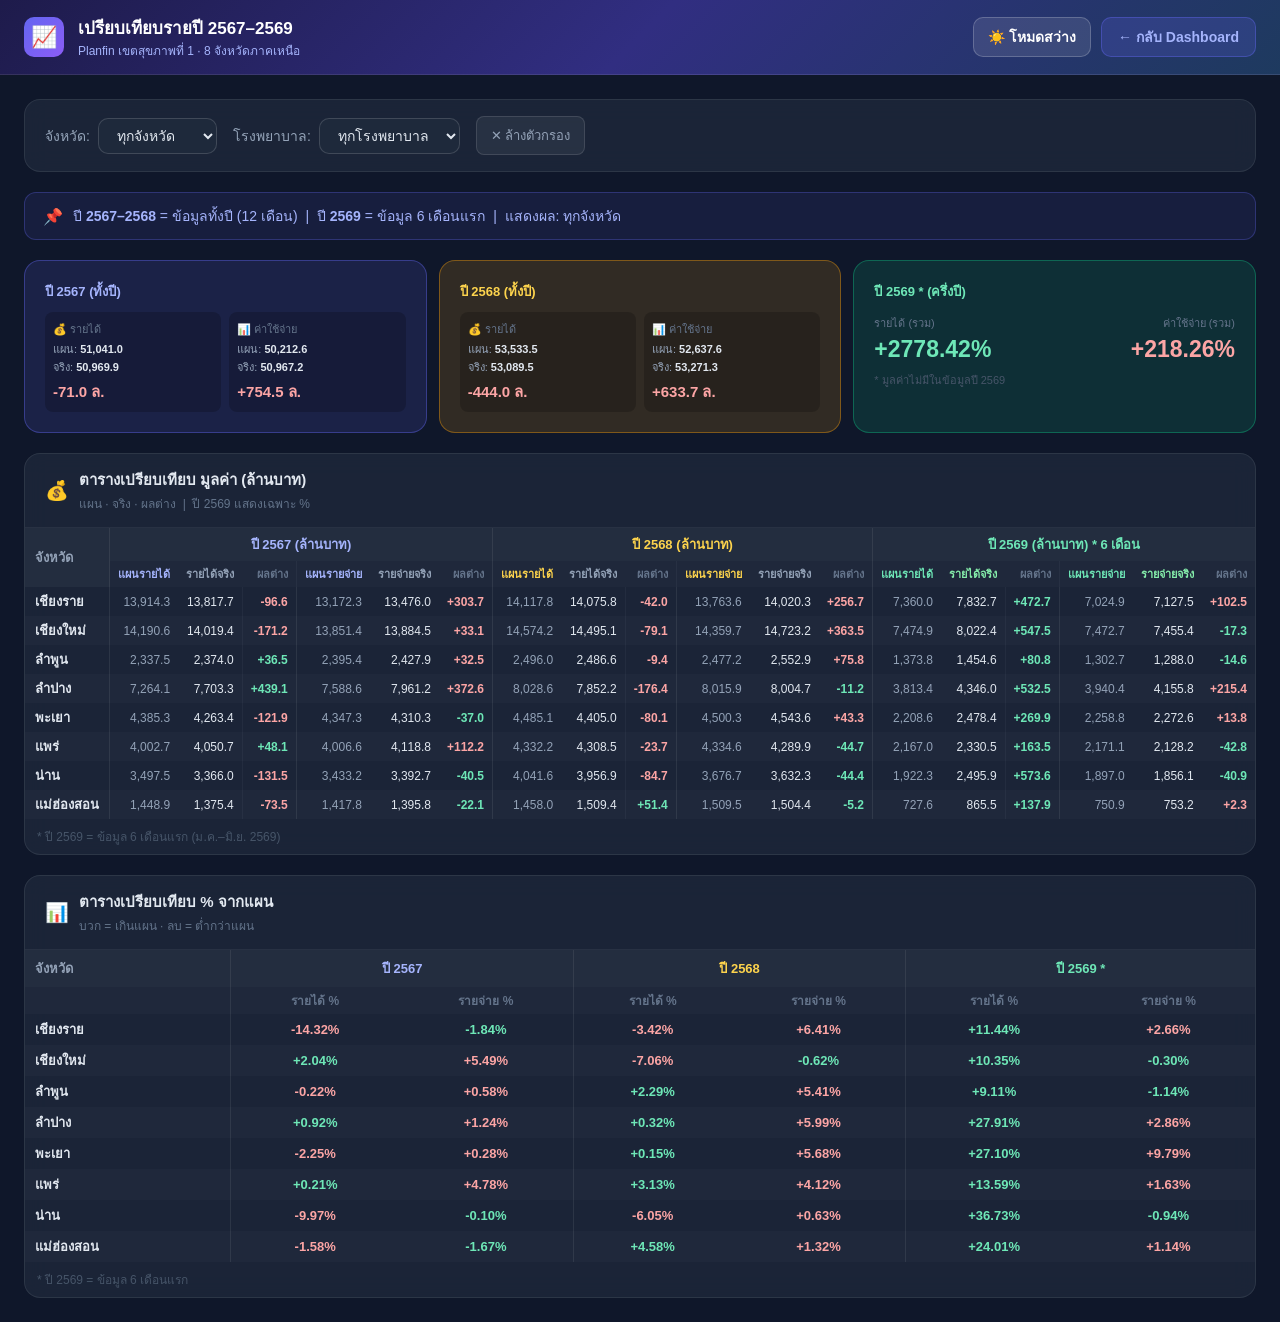
<file: comparison.html>
<!DOCTYPE html><html lang="th"><head><meta charset="utf-8"><meta http-equiv="refresh" content="0; url=v1/comparison.html"><link rel="canonical" href="v1/comparison.html"><title>ย้ายไปแล้ว</title></head>
<body><p>หน้านี้ย้ายไปที่ <a href="v1/comparison.html">v1/comparison.html</a></p><script>location.replace('v1/comparison.html'+location.hash)</script></body></html>
</file>
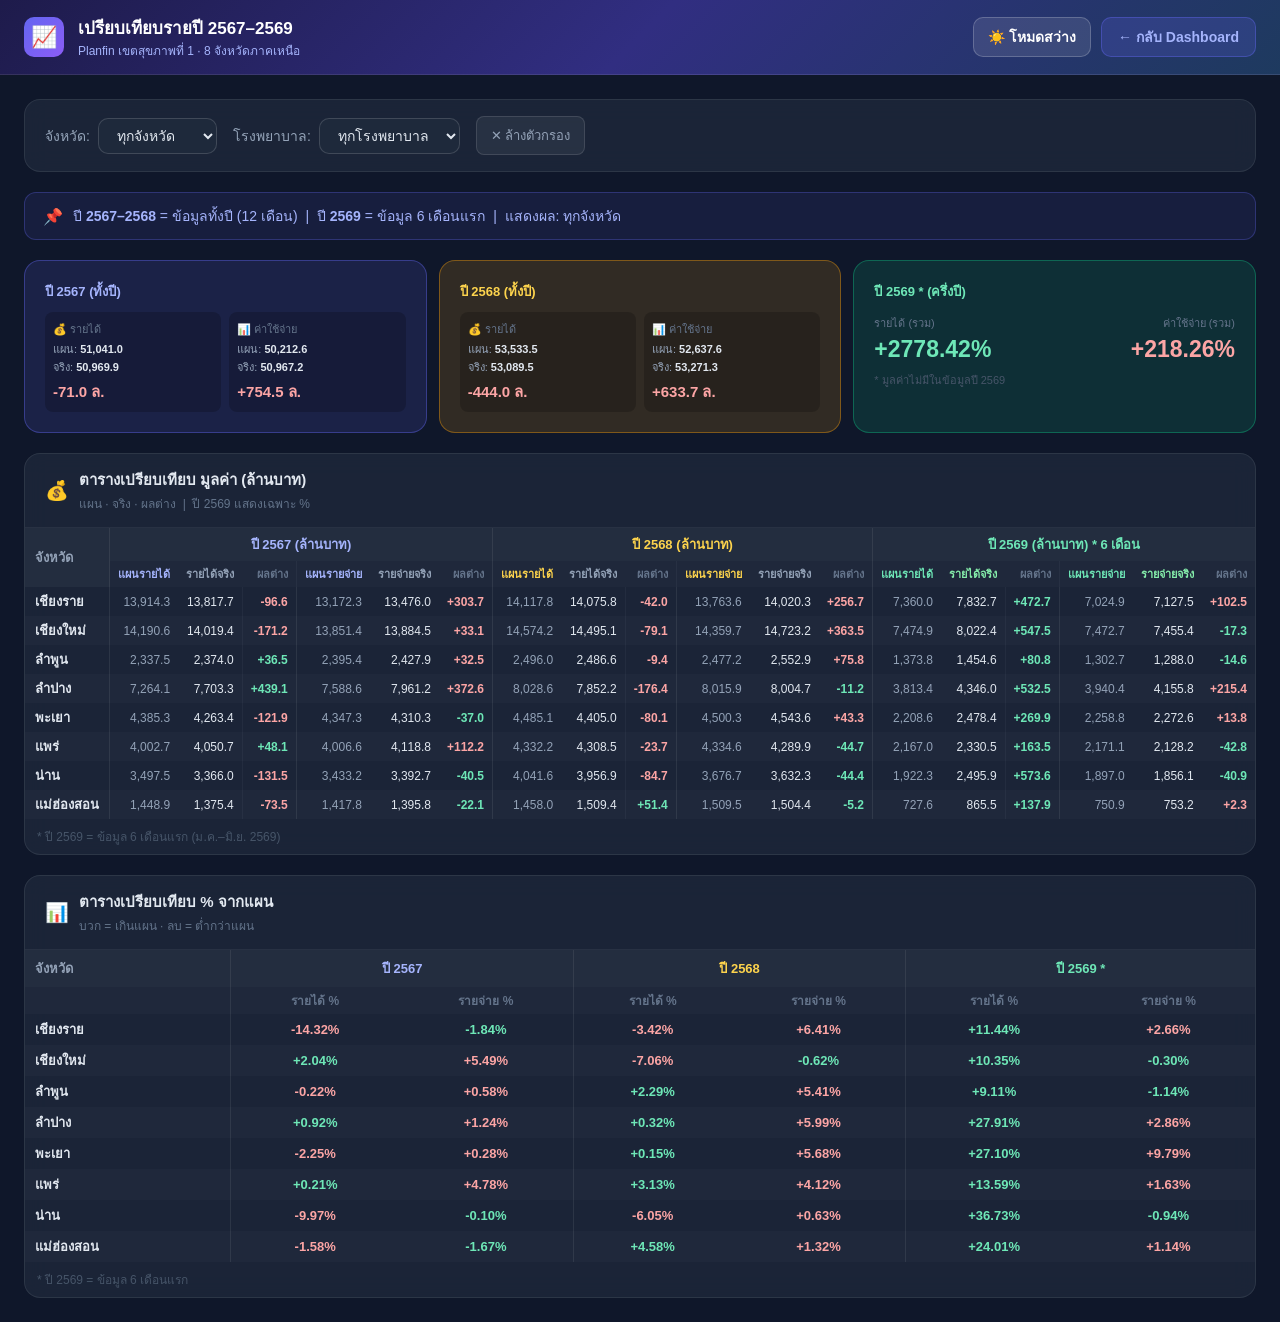
<file: v1/comparison.html>
<!DOCTYPE html>
<html lang="th">
<head>
<meta charset="utf-8"/>
<meta name="viewport" content="width=device-width,initial-scale=1"/>
<title>เปรียบเทียบรายปี 2567–2569 | Planfin เขต 1</title>
<style>
:root{
  --bg:#0f172a;
  --text-strong:#e2e8f0;
  --muted:#94a3b8;
  --muted2:#64748b;
  --dim:#475569;
  --surface:#1e293b;
  --surface-soft:rgba(255,255,255,0.06);
  --glass-bg:rgba(30,41,59,0.8);
  --border-soft:rgba(255,255,255,0.08);
  --border-medium:rgba(255,255,255,0.12);
  --border-strong:rgba(255,255,255,0.15);
  --row-stripe-1:rgba(255,255,255,0.04);
  --row-stripe-2:rgba(255,255,255,0.02);
  --overlay:rgba(0,0,0,0.2);
  --indigo:#a5b4fc;
  --amber:#fcd34d;
  --pos:#6ee7b7;
  --pos-actual:#86efac;
  --neg:#fca5a5;
}
html[data-theme="light"]{
  --bg:#f1f5f9;
  --text-strong:#1e293b;
  --muted:#475569;
  --muted2:#64748b;
  --dim:#94a3b8;
  --surface:#ffffff;
  --surface-soft:rgba(15,23,42,0.05);
  --glass-bg:rgba(255,255,255,0.85);
  --border-soft:rgba(15,23,42,0.08);
  --border-medium:rgba(15,23,42,0.12);
  --border-strong:rgba(15,23,42,0.15);
  --row-stripe-1:rgba(15,23,42,0.035);
  --row-stripe-2:rgba(15,23,42,0.02);
  --overlay:rgba(15,23,42,0.06);
  --indigo:#4f46e5;
  --amber:#b45309;
  --pos:#047857;
  --pos-actual:#166534;
  --neg:#b91c1c;
}
*{box-sizing:border-box;margin:0;padding:0}
body{background:var(--bg);font-family:Sarabun,sans-serif;color:var(--text-strong);min-height:100vh;transition:background-color .25s ease,color .25s ease}
.theme-toggle{display:flex;align-items:center;gap:6px;padding:8px 14px;background:rgba(255,255,255,0.1);border:1px solid rgba(255,255,255,0.2);border-radius:10px;color:#fff;font-size:14px;font-weight:600;font-family:Sarabun,sans-serif;cursor:pointer;transition:all 0.2s}
.theme-toggle:hover{background:rgba(255,255,255,0.18)}
::-webkit-scrollbar{width:6px}::-webkit-scrollbar-track{background:var(--surface)}::-webkit-scrollbar-thumb{background:var(--dim);border-radius:3px}
.glass{background:var(--glass-bg);backdrop-filter:blur(12px);border:1px solid var(--border-soft);border-radius:16px}
.grid2{display:grid;grid-template-columns:1fr 1fr;gap:16px}
.grid3{display:grid;grid-template-columns:repeat(3,1fr);gap:12px}
.kpi-card{border-radius:16px;padding:20px;cursor:default;transition:all 0.2s}
.kpi-card:hover{transform:translateY(-4px);filter:brightness(1.1)}
select{background:var(--surface);border:1px solid var(--border-strong);border-radius:10px;color:var(--text-strong);padding:8px 14px;font-size:14px;font-family:Sarabun,sans-serif;cursor:pointer;outline:none}
select:focus{border-color:#6366f1}
.toggle-btn{padding:8px 18px;border-radius:8px;font-size:14px;font-weight:600;cursor:pointer;border:1px solid var(--border-strong);font-family:Sarabun,sans-serif;transition:all 0.2s}
.toggle-btn.on{background:linear-gradient(135deg,#4f46e5,#7c3aed);color:#fff;border-color:rgba(167,139,250,0.4);box-shadow:0 4px 12px rgba(79,70,229,0.4)}
.toggle-btn.off{background:var(--surface-soft);color:var(--muted)}
table{width:100%;border-collapse:collapse;font-size:14px}
th,td{padding:9px 12px}
thead tr:first-child{background:var(--row-stripe-1)}
tbody tr:hover{background:rgba(99,102,241,0.06)}
@media(max-width:900px){.grid2,.grid3{grid-template-columns:1fr}}
</style>
</head>
<body>
<!-- Header -->
<div style="background:linear-gradient(135deg,#1e1b4b,#312e81,#1e3a5f);border-bottom:1px solid rgba(255,255,255,0.1);position:sticky;top:0;z-index:50;padding:0 24px">
  <div style="max-width:1400px;margin:0 auto;display:flex;align-items:center;justify-content:space-between;padding:14px 0">
    <div style="display:flex;align-items:center;gap:14px">
      <div style="width:40px;height:40px;background:linear-gradient(135deg,#6366f1,#8b5cf6);border-radius:10px;display:flex;align-items:center;justify-content:center;font-size:21px">📈</div>
      <div>
        <div style="font-size:17px;font-weight:800;color:#fff">เปรียบเทียบรายปี 2567–2569</div>
        <div style="font-size:12px;color:#a5b4fc">Planfin เขตสุขภาพที่ 1 · 8 จังหวัดภาคเหนือ</div>
      </div>
    </div>
    <div style="display:flex;align-items:center;gap:10px">
      <button id="theme-toggle-btn" class="theme-toggle" onclick="toggleTheme()">☀️ โหมดสว่าง</button>
      <a href="index.html" style="display:flex;align-items:center;gap:6px;padding:8px 16px;background:rgba(99,102,241,0.2);border:1px solid rgba(99,102,241,0.4);border-radius:10px;color:#a5b4fc;text-decoration:none;font-size:14px;font-weight:600">← กลับ Dashboard</a>
    </div>
  </div>
</div>

<div style="max-width:1400px;margin:0 auto;padding:24px">
<div style="display:flex;flex-direction:column;gap:20px">

<!-- Filter Bar -->
<div class="glass" style="padding:16px 20px;display:flex;flex-wrap:wrap;gap:16px;align-items:center">
  <div style="display:flex;align-items:center;gap:8px">
    <span style="font-size:14px;color:var(--muted)">จังหวัด:</span>
    <select id="sel-prov" onchange="onProvChange()">
      <option value="">ทุกจังหวัด</option>
      <option value="เชียงราย">เชียงราย</option>
      <option value="เชียงใหม่">เชียงใหม่</option>
      <option value="ลำพูน">ลำพูน</option>
      <option value="ลำปาง">ลำปาง</option>
      <option value="พะเยา">พะเยา</option>
      <option value="แพร่">แพร่</option>
      <option value="น่าน">น่าน</option>
      <option value="แม่ฮ่องสอน">แม่ฮ่องสอน</option>
    </select>
  </div>
  <div style="display:flex;align-items:center;gap:8px">
    <span style="font-size:14px;color:var(--muted)">โรงพยาบาล:</span>
    <select id="sel-hosp" onchange="onHospChange()">
      <option value="">ทุกโรงพยาบาล</option>
    </select>
  </div>
  <button onclick="clearFilters()" style="padding:8px 14px;background:var(--surface-soft);border:1px solid var(--border-medium);border-radius:8px;color:var(--muted);font-size:13px;cursor:pointer;font-family:Sarabun,sans-serif">✕ ล้างตัวกรอง</button>
  <div id="filter-badge" style="display:none;padding:4px 12px;background:rgba(99,102,241,0.2);border:1px solid rgba(99,102,241,0.4);border-radius:20px;font-size:13px;color:var(--indigo)"></div>
</div>

<!-- Notice -->
<div style="background:rgba(99,102,241,0.1);border:1px solid rgba(99,102,241,0.3);border-radius:12px;padding:12px 18px;display:flex;gap:10px;align-items:center">
  <span>📌</span>
  <span style="color:var(--indigo);font-size:14px">ปี <strong>2567–2568</strong> = ข้อมูลทั้งปี (12 เดือน) &nbsp;|&nbsp; ปี <strong>2569</strong> = ข้อมูล 6 เดือนแรก &nbsp;|&nbsp; <span id="scope-label">แสดงผล: ทุกจังหวัด</span></span>
</div>

<!-- KPI Cards -->
<div class="grid3" id="kpi-row"></div>

<!-- Table: มูลค่า -->
<div class="glass" style="padding:0;overflow:hidden">
  <div style="padding:14px 20px;border-bottom:1px solid var(--surface-soft);display:flex;align-items:center;gap:10px">
    <span style="font-size:19px">💰</span>
    <div>
      <div style="font-size:15px;font-weight:700;color:var(--text-strong)" id="table-val-title">ตารางเปรียบเทียบ มูลค่า (ล้านบาท)</div>
      <div style="font-size:12px;color:var(--muted2);margin-top:2px">แผน · จริง · ผลต่าง &nbsp;|&nbsp; ปี 2569 แสดงเฉพาะ %</div>
    </div>
  </div>
  <div style="overflow-x:auto"><table id="cmp-table-val" style="width:100%;border-collapse:collapse;font-size:13px"></table></div>
</div>

<!-- Table: % -->
<div class="glass" style="padding:0;overflow:hidden">
  <div style="padding:14px 20px;border-bottom:1px solid var(--surface-soft);display:flex;align-items:center;gap:10px">
    <span style="font-size:19px">📊</span>
    <div>
      <div style="font-size:15px;font-weight:700;color:var(--text-strong)" id="table-pct-title">ตารางเปรียบเทียบ % จากแผน</div>
      <div style="font-size:12px;color:var(--muted2);margin-top:2px">บวก = เกินแผน · ลบ = ต่ำกว่าแผน</div>
    </div>
  </div>
  <div style="overflow-x:auto"><table id="cmp-table-pct" style="width:100%;border-collapse:collapse;font-size:13px"></table></div>
</div>

</div>
</div>

<script>
(function initTheme(){
  var saved=localStorage.getItem('planfin-comparison-theme');
  var theme=saved||'dark';
  document.documentElement.setAttribute('data-theme',theme);
})();
function toggleTheme(){
  var cur=document.documentElement.getAttribute('data-theme')||'dark';
  var next=cur==='dark'?'light':'dark';
  document.documentElement.setAttribute('data-theme',next);
  localStorage.setItem('planfin-comparison-theme',next);
  updateThemeBtn();
}
function updateThemeBtn(){
  var btn=document.getElementById('theme-toggle-btn');
  if(!btn) return;
  var theme=document.documentElement.getAttribute('data-theme')||'dark';
  btn.textContent=theme==='dark'?'☀️ โหมดสว่าง':'🌙 โหมดมืด';
}
document.addEventListener('DOMContentLoaded',updateThemeBtn);

var PROVS=["เชียงราย", "เชียงใหม่", "ลำพูน", "ลำปาง", "พะเยา", "แพร่", "น่าน", "แม่ฮ่องสอน"];
var RAW={
  2567:[{"id":"10674","name":"รพ.เชียงรายประชานุเคราะห์","prov":"เชียงราย","ip":9492.69,"ia":10194.52,"ep":9301.99,"ea":9747.53,"ipct":7.39,"epct":4.79},{"id":"11189","name":"รพ.เทิง","prov":"เชียงราย","ip":278.48,"ia":246.88,"ep":266.45,"ea":261.87,"ipct":-11.35,"epct":-1.72},{"id":"11190","name":"รพ.พาน","prov":"เชียงราย","ip":615.67,"ia":399.98,"ep":415.43,"ea":392.31,"ipct":-35.03,"epct":-5.56},{"id":"11191","name":"รพ.ป่าแดด","prov":"เชียงราย","ip":107.59,"ia":102.91,"ep":109.09,"ea":107.1,"ipct":-4.35,"epct":-1.82},{"id":"11192","name":"รพ.แม่จัน","prov":"เชียงราย","ip":498.43,"ia":430.67,"ep":482.95,"ea":457.06,"ipct":-13.59,"epct":-5.36},{"id":"11193","name":"รพ.เชียงแสน","prov":"เชียงราย","ip":184.67,"ia":149.77,"ep":183.91,"ea":168.74,"ipct":-18.9,"epct":-8.25},{"id":"11194","name":"รพ.แม่สาย","prov":"เชียงราย","ip":572.0,"ia":503.49,"ep":497.29,"ea":488.24,"ipct":-11.98,"epct":-1.82},{"id":"11195","name":"รพ.แม่สรวย","prov":"เชียงราย","ip":246.16,"ia":194.66,"ep":246.62,"ea":217.32,"ipct":-20.92,"epct":-11.88},{"id":"11196","name":"รพ.เวียงป่าเป้า","prov":"เชียงราย","ip":232.86,"ia":188.12,"ep":232.79,"ea":208.49,"ipct":-19.21,"epct":-10.44},{"id":"11197","name":"รพ.พญาเม็งราย","prov":"เชียงราย","ip":173.71,"ia":160.2,"ep":179.01,"ea":173.97,"ipct":-7.77,"epct":-2.82},{"id":"11198","name":"รพ.เวียงแก่น","prov":"เชียงราย","ip":121.99,"ia":106.77,"ep":115.57,"ea":123.74,"ipct":-12.48,"epct":7.08},{"id":"11199","name":"รพ.ขุนตาล","prov":"เชียงราย","ip":175.16,"ia":134.86,"ep":117.77,"ea":134.33,"ipct":-23.01,"epct":14.06},{"id":"11200","name":"รพ.แม่ฟ้าหลวง","prov":"เชียงราย","ip":287.79,"ia":150.37,"ep":170.48,"ea":154.05,"ipct":-47.75,"epct":-9.64},{"id":"11201","name":"รพ.แม่ลาว","prov":"เชียงราย","ip":164.78,"ia":171.6,"ep":130.24,"ea":140.79,"ipct":4.14,"epct":8.1},{"id":"11202","name":"รพ.เวียงเชียงรุ้ง","prov":"เชียงราย","ip":116.42,"ia":107.54,"ep":116.26,"ea":111.89,"ipct":-7.63,"epct":-3.76},{"id":"11454","name":"รพ.สมเด็จพระยุพราชเชียงของ","prov":"เชียงราย","ip":299.87,"ia":254.45,"ep":277.78,"ea":261.48,"ipct":-15.14,"epct":-5.87},{"id":"15012","name":"รพ.สมเด็จพระญาณสังวร","prov":"เชียงราย","ip":282.64,"ia":266.76,"ep":269.65,"ea":266.3,"ipct":-5.62,"epct":-1.24},{"id":"28823","name":"รพ.ดอยหลวง","prov":"เชียงราย","ip":63.4,"ia":54.14,"ep":59.06,"ea":60.84,"ipct":-14.6,"epct":3.01},{"id":"06009","name":"รพ.แม่ตื่น","prov":"เชียงใหม่","ip":29.52,"ia":42.1,"ep":26.52,"ea":33.14,"ipct":42.62,"epct":24.99},{"id":"10713","name":"รพ.นครพิงค์","prov":"เชียงใหม่","ip":7845.11,"ia":7745.65,"ep":7900.18,"ea":7620.84,"ipct":-1.27,"epct":-3.54},{"id":"11119","name":"รพ.จอมทอง","prov":"เชียงใหม่","ip":901.9,"ia":863.6,"ep":764.71,"ea":818.48,"ipct":-4.25,"epct":7.03},{"id":"11120","name":"รพ.เทพรัตนเวชชานุกูล เฉลิมพระเกียรติ 60 พรรษา","prov":"เชียงใหม่","ip":152.52,"ia":140.78,"ep":156.22,"ea":165.15,"ipct":-7.69,"epct":5.71},{"id":"11121","name":"รพ.เชียงดาว","prov":"เชียงใหม่","ip":282.47,"ia":237.71,"ep":266.45,"ea":298.63,"ipct":-15.85,"epct":12.08},{"id":"11122","name":"รพ.ดอยสะเก็ด","prov":"เชียงใหม่","ip":181.73,"ia":168.96,"ep":175.87,"ea":177.03,"ipct":-7.03,"epct":0.66},{"id":"11123","name":"รพ.แม่แตง","prov":"เชียงใหม่","ip":210.2,"ia":181.04,"ep":197.58,"ea":218.9,"ipct":-13.87,"epct":10.79},{"id":"11124","name":"รพ.สะเมิง","prov":"เชียงใหม่","ip":96.14,"ia":110.02,"ep":93.76,"ea":107.54,"ipct":14.45,"epct":14.69},{"id":"11125","name":"รพ.ฝาง","prov":"เชียงใหม่","ip":939.45,"ia":1033.65,"ep":892.59,"ea":992.54,"ipct":10.03,"epct":11.2},{"id":"11126","name":"รพ.แม่อาย","prov":"เชียงใหม่","ip":233.06,"ia":218.76,"ep":241.71,"ea":236.13,"ipct":-6.14,"epct":-2.31},{"id":"11127","name":"รพ.พร้าว","prov":"เชียงใหม่","ip":131.17,"ia":136.71,"ep":134.14,"ea":139.5,"ipct":4.23,"epct":4.0},{"id":"11128","name":"รพ.สันป่าตอง","prov":"เชียงใหม่","ip":575.0,"ia":624.37,"ep":573.49,"ea":583.62,"ipct":8.59,"epct":1.77},{"id":"11129","name":"รพ.สันกำแพง","prov":"เชียงใหม่","ip":185.78,"ia":168.13,"ep":181.96,"ea":180.81,"ipct":-9.5,"epct":-0.63},{"id":"11130","name":"รพ.สันทราย","prov":"เชียงใหม่","ip":913.68,"ia":786.14,"ep":756.48,"ea":768.31,"ipct":-13.96,"epct":1.56},{"id":"11131","name":"รพ.หางดง","prov":"เชียงใหม่","ip":309.71,"ia":308.86,"ep":296.44,"ea":291.58,"ipct":-0.28,"epct":-1.64},{"id":"11132","name":"รพ.ฮอด","prov":"เชียงใหม่","ip":143.44,"ia":141.23,"ep":144.46,"ea":154.85,"ipct":-1.54,"epct":7.19},{"id":"11133","name":"รพ.ดอยเต่า","prov":"เชียงใหม่","ip":104.56,"ia":90.56,"ep":100.19,"ea":97.73,"ipct":-13.38,"epct":-2.46},{"id":"11134","name":"รพ.อมก๋อย","prov":"เชียงใหม่","ip":151.59,"ia":153.45,"ep":161.15,"ea":166.45,"ipct":1.23,"epct":3.29},{"id":"11135","name":"รพ.สารภี","prov":"เชียงใหม่","ip":190.97,"ia":190.56,"ep":181.07,"ea":184.68,"ipct":-0.22,"epct":1.99},{"id":"11136","name":"รพ.เวียงแหง","prov":"เชียงใหม่","ip":103.08,"ia":95.74,"ep":99.21,"ea":116.07,"ipct":-7.12,"epct":17.0},{"id":"11137","name":"รพ.ไชยปราการ","prov":"เชียงใหม่","ip":120.43,"ia":128.91,"ep":117.36,"ea":128.75,"ipct":7.05,"epct":9.7},{"id":"11138","name":"รพ.แม่วาง","prov":"เชียงใหม่","ip":128.39,"ia":130.53,"ep":124.92,"ea":131.53,"ipct":1.67,"epct":5.29},{"id":"11139","name":"รพ.แม่ออน","prov":"เชียงใหม่","ip":98.16,"ia":154.91,"ep":102.48,"ea":106.64,"ipct":57.82,"epct":4.06},{"id":"11643","name":"รพ.ดอยหล่อ","prov":"เชียงใหม่","ip":87.43,"ia":91.02,"ep":95.76,"ea":95.43,"ipct":4.1,"epct":-0.34},{"id":"23736","name":"รพ.วัดจันทร์ เฉลิมพระเกียรติ 80 พรรษา","prov":"เชียงใหม่","ip":75.13,"ia":76.04,"ep":66.69,"ea":70.14,"ipct":1.21,"epct":5.18},{"id":"10716","name":"รพ.น่าน","prov":"น่าน","ip":1805.11,"ia":1809.69,"ep":1805.11,"ea":1757.25,"ipct":0.25,"epct":-2.65},{"id":"11173","name":"รพ.แม่จริม","prov":"น่าน","ip":70.91,"ia":65.22,"ep":69.21,"ea":66.57,"ipct":-8.02,"epct":-3.81},{"id":"11174","name":"รพ.บ้านหลวง","prov":"น่าน","ip":66.45,"ia":57.1,"ep":68.35,"ea":65.62,"ipct":-14.07,"epct":-4.0},{"id":"11175","name":"รพ.นาน้อย","prov":"น่าน","ip":114.93,"ia":101.68,"ep":101.47,"ea":104.72,"ipct":-11.53,"epct":3.2},{"id":"11176","name":"รพ.ท่าวังผา","prov":"น่าน","ip":172.09,"ia":161.71,"ep":149.99,"ea":158.29,"ipct":-6.03,"epct":5.54},{"id":"11177","name":"รพ.เวียงสา","prov":"น่าน","ip":217.55,"ia":206.46,"ep":209.45,"ea":218.89,"ipct":-5.1,"epct":4.51},{"id":"11178","name":"รพ.ทุ่งช้าง","prov":"น่าน","ip":85.98,"ia":82.99,"ep":88.88,"ea":87.23,"ipct":-3.48,"epct":-1.85},{"id":"11179","name":"รพ.เชียงกลาง","prov":"น่าน","ip":89.93,"ia":88.66,"ep":90.83,"ea":97.51,"ipct":-1.41,"epct":7.36},{"id":"11180","name":"รพ.นาหมื่น","prov":"น่าน","ip":76.28,"ia":65.62,"ep":70.42,"ea":69.0,"ipct":-13.98,"epct":-2.03},{"id":"11181","name":"รพ.สันติสุข","prov":"น่าน","ip":79.97,"ia":68.17,"ep":76.63,"ea":71.58,"ipct":-14.76,"epct":-6.59},{"id":"11182","name":"รพ.บ่อเกลือ","prov":"น่าน","ip":60.21,"ia":49.29,"ep":56.94,"ea":61.34,"ipct":-18.13,"epct":7.72},{"id":"11183","name":"รพ.สองแคว","prov":"น่าน","ip":78.27,"ia":75.14,"ep":73.86,"ea":69.65,"ipct":-4.0,"epct":-5.71},{"id":"11453","name":"รพ.สมเด็จพระยุพราชปัว","prov":"น่าน","ip":432.62,"ia":423.9,"ep":433.82,"ea":433.16,"ipct":-2.02,"epct":-0.15},{"id":"11625","name":"รพ.เฉลิมพระเกียรติ (น่าน)","prov":"น่าน","ip":64.51,"ia":56.61,"ep":57.37,"ea":66.87,"ipct":-12.24,"epct":16.56},{"id":"25017","name":"รพ.ภูเพียง","prov":"น่าน","ip":82.66,"ia":53.76,"ep":80.86,"ea":65.03,"ipct":-34.96,"epct":-19.58},{"id":"10717","name":"รพ.พะเยา","prov":"พะเยา","ip":2133.05,"ia":2000.2,"ep":2075.84,"ea":2008.27,"ipct":-6.23,"epct":-3.26},{"id":"10718","name":"รพ.เชียงคำ","prov":"พะเยา","ip":1440.88,"ia":1465.32,"ep":1447.48,"ea":1466.92,"ipct":1.7,"epct":1.34},{"id":"11184","name":"รพ.จุน","prov":"พะเยา","ip":151.8,"ia":155.47,"ep":158.59,"ea":165.44,"ipct":2.42,"epct":4.32},{"id":"11185","name":"รพ.เชียงม่วน","prov":"พะเยา","ip":95.58,"ia":88.08,"ep":90.89,"ea":96.23,"ipct":-7.85,"epct":5.87},{"id":"11186","name":"รพ.ดอกคำใต้","prov":"พะเยา","ip":194.81,"ia":190.44,"ep":193.89,"ea":195.31,"ipct":-2.24,"epct":0.73},{"id":"11187","name":"รพ.ปง","prov":"พะเยา","ip":167.93,"ia":162.44,"ep":167.63,"ea":168.6,"ipct":-3.27,"epct":0.58},{"id":"11188","name":"รพ.แม่ใจ","prov":"พะเยา","ip":106.62,"ia":109.03,"ep":112.1,"ea":112.33,"ipct":2.26,"epct":0.2},{"id":"40744","name":"รพ.ภูซาง","prov":"พะเยา","ip":54.64,"ia":56.87,"ep":56.44,"ea":54.39,"ipct":4.09,"epct":-3.63},{"id":"40745","name":"รพ.ภูกามยาว","prov":"พะเยา","ip":40.01,"ia":35.56,"ep":44.45,"ea":42.82,"ipct":-11.14,"epct":-3.66},{"id":"10715","name":"รพ.แพร่","prov":"แพร่","ip":2895.62,"ia":2940.32,"ep":2892.47,"ea":2946.28,"ipct":1.54,"epct":1.86},{"id":"11166","name":"รพ.ร้องกวาง","prov":"แพร่","ip":175.6,"ia":165.94,"ep":181.31,"ea":186.05,"ipct":-5.5,"epct":2.61},{"id":"11167","name":"รพ.ลอง","prov":"แพร่","ip":144.16,"ia":141.74,"ep":145.46,"ea":146.92,"ipct":-1.68,"epct":1.01},{"id":"11169","name":"รพ.สูงเม่น","prov":"แพร่","ip":241.52,"ia":238.94,"ep":243.76,"ea":256.51,"ipct":-1.07,"epct":5.23},{"id":"11170","name":"รพ.สอง","prov":"แพร่","ip":164.27,"ia":178.35,"ep":163.58,"ea":175.06,"ipct":8.57,"epct":7.02},{"id":"11171","name":"รพ.วังชิ้น","prov":"แพร่","ip":127.62,"ia":128.92,"ep":121.69,"ea":132.29,"ipct":1.02,"epct":8.71},{"id":"11172","name":"รพ.หนองม่วงไข่","prov":"แพร่","ip":96.6,"ia":89.44,"ep":99.16,"ea":101.43,"ipct":-7.41,"epct":2.29},{"id":"11452","name":"รพ.สมเด็จพระยุพราชเด่นชัย","prov":"แพร่","ip":157.28,"ia":167.07,"ep":159.18,"ea":174.28,"ipct":6.23,"epct":9.49},{"id":"10719","name":"รพ.ศรีสังวาลย์","prov":"แม่ฮ่องสอน","ip":552.93,"ia":490.07,"ep":489.74,"ea":484.08,"ipct":-11.37,"epct":-1.16},{"id":"11203","name":"รพ.ขุนยวม","prov":"แม่ฮ่องสอน","ip":111.77,"ia":107.62,"ep":112.79,"ea":111.96,"ipct":-3.71,"epct":-0.73},{"id":"11204","name":"รพ.ปาย","prov":"แม่ฮ่องสอน","ip":174.21,"ia":190.82,"ep":179.74,"ea":184.3,"ipct":9.53,"epct":2.54},{"id":"11205","name":"รพ.แม่สะเรียง","prov":"แม่ฮ่องสอน","ip":301.41,"ia":274.79,"ep":323.55,"ea":312.4,"ipct":-8.83,"epct":-3.45},{"id":"11206","name":"รพ.แม่ลาน้อย","prov":"แม่ฮ่องสอน","ip":108.83,"ia":104.72,"ep":108.49,"ea":103.5,"ipct":-3.78,"epct":-4.61},{"id":"11207","name":"รพ.สบเมย","prov":"แม่ฮ่องสอน","ip":104.24,"ia":114.56,"ep":105.79,"ea":108.2,"ipct":9.91,"epct":2.27},{"id":"11208","name":"รพ.ปางมะผ้า","prov":"แม่ฮ่องสอน","ip":95.56,"ia":92.86,"ep":97.74,"ea":91.32,"ipct":-2.82,"epct":-6.57},{"id":"10672","name":"รพ.ลำปาง","prov":"ลำปาง","ip":5253.35,"ia":5700.97,"ep":5525.35,"ea":5880.61,"ipct":8.52,"epct":6.43},{"id":"11146","name":"รพ.แม่เมาะ","prov":"ลำปาง","ip":133.1,"ia":137.78,"ep":147.64,"ea":146.34,"ipct":3.52,"epct":-0.88},{"id":"11147","name":"รพ.เกาะคา","prov":"ลำปาง","ip":480.45,"ia":474.76,"ep":466.48,"ea":466.44,"ipct":-1.18,"epct":-0.01},{"id":"11148","name":"รพ.เสริมงาม","prov":"ลำปาง","ip":110.93,"ia":111.41,"ep":112.96,"ea":113.45,"ipct":0.44,"epct":0.43},{"id":"11149","name":"รพ.งาว","prov":"ลำปาง","ip":142.99,"ia":145.07,"ep":151.38,"ea":151.02,"ipct":1.45,"epct":-0.24},{"id":"11150","name":"รพ.แจ้ห่ม","prov":"ลำปาง","ip":117.69,"ia":137.43,"ep":131.72,"ea":137.91,"ipct":16.77,"epct":4.7},{"id":"11151","name":"รพ.วังเหนือ","prov":"ลำปาง","ip":143.0,"ia":149.15,"ep":150.36,"ea":158.2,"ipct":4.3,"epct":5.22},{"id":"11152","name":"รพ.เถิน","prov":"ลำปาง","ip":301.6,"ia":287.38,"ep":295.68,"ea":297.67,"ipct":-4.71,"epct":0.67},{"id":"11153","name":"รพ.แม่พริก","prov":"ลำปาง","ip":71.77,"ia":67.68,"ep":77.85,"ea":76.34,"ipct":-5.71,"epct":-1.94},{"id":"11154","name":"รพ.แม่ทะ","prov":"ลำปาง","ip":140.7,"ia":148.07,"ep":151.0,"ea":152.6,"ipct":5.24,"epct":1.06},{"id":"11155","name":"รพ.สบปราบ","prov":"ลำปาง","ip":136.31,"ia":104.42,"ep":108.83,"ea":106.27,"ipct":-23.39,"epct":-2.35},{"id":"11156","name":"รพ.ห้างฉัตร","prov":"ลำปาง","ip":138.51,"ia":140.53,"ep":153.96,"ea":159.78,"ipct":1.46,"epct":3.78},{"id":"11157","name":"รพ.เมืองปาน","prov":"ลำปาง","ip":93.71,"ia":98.61,"ep":115.41,"ea":114.56,"ipct":5.23,"epct":-0.74},{"id":"10714","name":"รพ.ลำพูน","prov":"ลำพูน","ip":1363.27,"ia":1394.88,"ep":1387.53,"ea":1415.96,"ipct":2.32,"epct":2.05},{"id":"11140","name":"รพ.แม่ทา","prov":"ลำพูน","ip":111.33,"ia":113.19,"ep":119.26,"ea":118.86,"ipct":1.67,"epct":-0.34},{"id":"11141","name":"รพ.บ้านโฮ่ง","prov":"ลำพูน","ip":148.2,"ia":141.95,"ep":141.88,"ea":138.87,"ipct":-4.22,"epct":-2.12},{"id":"11142","name":"รพ.ลี้","prov":"ลำพูน","ip":228.24,"ia":246.7,"ep":231.64,"ea":242.96,"ipct":8.09,"epct":4.88},{"id":"11143","name":"รพ.ทุ่งหัวช้าง","prov":"ลำพูน","ip":90.4,"ia":83.94,"ep":102.15,"ea":99.77,"ipct":-7.15,"epct":-2.33},{"id":"11144","name":"รพ.ป่าซาง","prov":"ลำพูน","ip":220.14,"ia":219.25,"ep":234.54,"ea":229.07,"ipct":-0.4,"epct":-2.33},{"id":"11145","name":"รพ.บ้านธิ","prov":"ลำพูน","ip":97.17,"ia":95.85,"ep":99.53,"ea":100.61,"ipct":-1.36,"epct":1.09},{"id":"24956","name":"รพ.เวียงหนองล่อง","prov":"ลำพูน","ip":78.77,"ia":78.22,"ep":78.82,"ea":81.79,"ipct":-0.7,"epct":3.77}],
  2568:[{"id":"10674","name":"รพ.เชียงรายประชานุเคราะห์","prov":"เชียงราย","ip":10169.33,"ia":10267.7,"ep":9963.29,"ea":10017.08,"ipct":0.97,"epct":0.54},{"id":"11189","name":"รพ.เทิง","prov":"เชียงราย","ip":289.11,"ia":257.89,"ep":285.53,"ea":274.97,"ipct":-10.8,"epct":-3.7},{"id":"11190","name":"รพ.พาน","prov":"เชียงราย","ip":502.02,"ia":447.95,"ep":433.48,"ea":430.69,"ipct":-10.77,"epct":-0.64},{"id":"11191","name":"รพ.ป่าแดด","prov":"เชียงราย","ip":107.53,"ia":103.28,"ep":110.92,"ea":114.34,"ipct":-3.96,"epct":3.08},{"id":"11192","name":"รพ.แม่จัน","prov":"เชียงราย","ip":449.96,"ia":453.75,"ep":476.02,"ea":493.48,"ipct":0.84,"epct":3.67},{"id":"11193","name":"รพ.เชียงแสน","prov":"เชียงราย","ip":195.2,"ia":170.86,"ep":184.85,"ea":184.44,"ipct":-12.47,"epct":-0.22},{"id":"11194","name":"รพ.แม่สาย","prov":"เชียงราย","ip":520.84,"ia":533.6,"ep":512.24,"ea":536.24,"ipct":2.45,"epct":4.69},{"id":"11195","name":"รพ.แม่สรวย","prov":"เชียงราย","ip":262.53,"ia":226.03,"ep":238.76,"ea":234.33,"ipct":-13.91,"epct":-1.86},{"id":"11196","name":"รพ.เวียงป่าเป้า","prov":"เชียงราย","ip":210.92,"ia":202.8,"ep":210.78,"ea":228.17,"ipct":-3.85,"epct":8.25},{"id":"11197","name":"รพ.พญาเม็งราย","prov":"เชียงราย","ip":172.97,"ia":152.26,"ep":174.96,"ea":183.4,"ipct":-11.97,"epct":4.82},{"id":"11198","name":"รพ.เวียงแก่น","prov":"เชียงราย","ip":123.53,"ia":115.05,"ep":117.8,"ea":124.9,"ipct":-6.86,"epct":6.03},{"id":"11199","name":"รพ.ขุนตาล","prov":"เชียงราย","ip":127.33,"ia":114.01,"ep":123.62,"ea":132.74,"ipct":-10.45,"epct":7.38},{"id":"11200","name":"รพ.แม่ฟ้าหลวง","prov":"เชียงราย","ip":144.69,"ia":167.79,"ep":139.33,"ea":191.1,"ipct":15.96,"epct":37.16},{"id":"11201","name":"รพ.แม่ลาว","prov":"เชียงราย","ip":151.14,"ia":152.64,"ep":142.38,"ea":163.24,"ipct":0.99,"epct":14.66},{"id":"11202","name":"รพ.เวียงเชียงรุ้ง","prov":"เชียงราย","ip":112.56,"ia":113.62,"ep":111.91,"ea":120.96,"ipct":0.94,"epct":8.09},{"id":"11454","name":"รพ.สมเด็จพระยุพราชเชียงของ","prov":"เชียงราย","ip":248.34,"ia":263.8,"ep":227.25,"ea":256.53,"ipct":6.23,"epct":12.88},{"id":"15012","name":"รพ.สมเด็จพระญาณสังวร","prov":"เชียงราย","ip":262.63,"ia":271.1,"ep":249.61,"ea":271.83,"ipct":3.23,"epct":8.9},{"id":"28823","name":"รพ.ดอยหลวง","prov":"เชียงราย","ip":67.16,"ia":61.66,"ep":60.9,"ea":61.89,"ipct":-8.19,"epct":1.63},{"id":"06009","name":"รพ.แม่ตื่น","prov":"เชียงใหม่","ip":91.21,"ia":96.45,"ep":41.43,"ea":38.71,"ipct":5.75,"epct":-6.57},{"id":"10713","name":"รพ.นครพิงค์","prov":"เชียงใหม่","ip":7552.97,"ia":8030.08,"ep":7654.95,"ea":8152.42,"ipct":6.32,"epct":6.5},{"id":"11119","name":"รพ.จอมทอง","prov":"เชียงใหม่","ip":1074.14,"ia":1064.44,"ep":1053.37,"ea":1040.88,"ipct":-0.9,"epct":-1.19},{"id":"11120","name":"รพ.เทพรัตนเวชชานุกูล เฉลิมพระเกียรติ 60 พรรษา","prov":"เชียงใหม่","ip":158.66,"ia":175.08,"ep":151.53,"ea":165.3,"ipct":10.35,"epct":9.09},{"id":"11121","name":"รพ.เชียงดาว","prov":"เชียงใหม่","ip":268.46,"ia":233.96,"ep":256.75,"ea":263.51,"ipct":-12.85,"epct":2.63},{"id":"11122","name":"รพ.ดอยสะเก็ด","prov":"เชียงใหม่","ip":195.27,"ia":168.33,"ep":177.88,"ea":173.36,"ipct":-13.8,"epct":-2.54},{"id":"11123","name":"รพ.แม่แตง","prov":"เชียงใหม่","ip":204.41,"ia":171.55,"ep":197.02,"ea":186.57,"ipct":-16.08,"epct":-5.31},{"id":"11124","name":"รพ.สะเมิง","prov":"เชียงใหม่","ip":104.32,"ia":91.79,"ep":97.3,"ea":94.21,"ipct":-12.01,"epct":-3.18},{"id":"11125","name":"รพ.ฝาง","prov":"เชียงใหม่","ip":1131.89,"ia":952.67,"ep":1081.93,"ea":960.46,"ipct":-15.83,"epct":-11.23},{"id":"11126","name":"รพ.แม่อาย","prov":"เชียงใหม่","ip":216.22,"ia":204.18,"ep":226.75,"ea":225.78,"ipct":-5.56,"epct":-0.43},{"id":"11127","name":"รพ.พร้าว","prov":"เชียงใหม่","ip":129.25,"ia":115.71,"ep":129.32,"ea":135.02,"ipct":-10.47,"epct":4.41},{"id":"11128","name":"รพ.สันป่าตอง","prov":"เชียงใหม่","ip":652.27,"ia":648.9,"ep":650.76,"ea":645.55,"ipct":-0.52,"epct":-0.8},{"id":"11129","name":"รพ.สันกำแพง","prov":"เชียงใหม่","ip":177.87,"ia":151.34,"ep":176.79,"ea":163.46,"ipct":-14.92,"epct":-7.54},{"id":"11130","name":"รพ.สันทราย","prov":"เชียงใหม่","ip":1029.71,"ia":970.42,"ep":926.8,"ea":953.85,"ipct":-5.76,"epct":2.92},{"id":"11131","name":"รพ.หางดง","prov":"เชียงใหม่","ip":348.78,"ia":269.04,"ep":303.43,"ea":294.83,"ipct":-22.86,"epct":-2.83},{"id":"11132","name":"รพ.ฮอด","prov":"เชียงใหม่","ip":159.71,"ia":151.53,"ep":160.99,"ea":157.78,"ipct":-5.12,"epct":-1.99},{"id":"11133","name":"รพ.ดอยเต่า","prov":"เชียงใหม่","ip":107.0,"ia":90.03,"ep":104.89,"ea":100.79,"ipct":-15.86,"epct":-3.91},{"id":"11134","name":"รพ.อมก๋อย","prov":"เชียงใหม่","ip":154.71,"ia":156.86,"ep":152.46,"ea":151.99,"ipct":1.39,"epct":-0.31},{"id":"11135","name":"รพ.สารภี","prov":"เชียงใหม่","ip":197.34,"ia":164.83,"ep":188.82,"ea":179.73,"ipct":-16.48,"epct":-4.81},{"id":"11136","name":"รพ.เวียงแหง","prov":"เชียงใหม่","ip":103.23,"ia":86.37,"ep":104.22,"ea":104.3,"ipct":-16.33,"epct":0.08},{"id":"11137","name":"รพ.ไชยปราการ","prov":"เชียงใหม่","ip":133.24,"ia":130.32,"ep":124.88,"ea":126.79,"ipct":-2.19,"epct":1.53},{"id":"11138","name":"รพ.แม่วาง","prov":"เชียงใหม่","ip":128.55,"ia":121.52,"ep":129.43,"ea":134.51,"ipct":-5.47,"epct":3.92},{"id":"11139","name":"รพ.แม่ออน","prov":"เชียงใหม่","ip":93.92,"ia":93.65,"ep":103.79,"ea":105.3,"ipct":-0.29,"epct":1.46},{"id":"11643","name":"รพ.ดอยหล่อ","prov":"เชียงใหม่","ip":93.18,"ia":92.2,"ep":97.05,"ea":99.62,"ipct":-1.05,"epct":2.64},{"id":"23736","name":"รพ.วัดจันทร์ เฉลิมพระเกียรติ 80 พรรษา","prov":"เชียงใหม่","ip":67.91,"ia":63.86,"ep":67.2,"ea":68.5,"ipct":-5.96,"epct":1.93},{"id":"10716","name":"รพ.น่าน","prov":"น่าน","ip":2266.75,"ia":2248.09,"ep":1959.02,"ea":1858.02,"ipct":-0.82,"epct":-5.16},{"id":"11173","name":"รพ.แม่จริม","prov":"น่าน","ip":69.89,"ia":70.17,"ep":72.59,"ea":74.24,"ipct":0.4,"epct":2.27},{"id":"11174","name":"รพ.บ้านหลวง","prov":"น่าน","ip":67.14,"ia":68.1,"ep":66.49,"ea":67.58,"ipct":1.42,"epct":1.64},{"id":"11175","name":"รพ.นาน้อย","prov":"น่าน","ip":111.58,"ia":93.87,"ep":110.11,"ea":104.15,"ipct":-15.87,"epct":-5.41},{"id":"11176","name":"รพ.ท่าวังผา","prov":"น่าน","ip":179.42,"ia":170.03,"ep":173.59,"ea":172.04,"ipct":-5.23,"epct":-0.89},{"id":"11177","name":"รพ.เวียงสา","prov":"น่าน","ip":232.72,"ia":239.87,"ep":221.6,"ea":264.15,"ipct":3.07,"epct":19.2},{"id":"11178","name":"รพ.ทุ่งช้าง","prov":"น่าน","ip":83.59,"ia":81.22,"ep":86.5,"ea":88.29,"ipct":-2.85,"epct":2.06},{"id":"11179","name":"รพ.เชียงกลาง","prov":"น่าน","ip":93.81,"ia":88.87,"ep":94.56,"ea":98.32,"ipct":-5.26,"epct":3.97},{"id":"11180","name":"รพ.นาหมื่น","prov":"น่าน","ip":68.0,"ia":71.48,"ep":67.8,"ea":73.32,"ipct":5.11,"epct":8.14},{"id":"11181","name":"รพ.สันติสุข","prov":"น่าน","ip":82.91,"ia":62.66,"ep":80.89,"ea":71.34,"ipct":-24.43,"epct":-11.81},{"id":"11182","name":"รพ.บ่อเกลือ","prov":"น่าน","ip":66.61,"ia":57.96,"ep":59.22,"ea":62.9,"ipct":-12.99,"epct":6.22},{"id":"11183","name":"รพ.สองแคว","prov":"น่าน","ip":97.12,"ia":95.99,"ep":75.95,"ea":73.06,"ipct":-1.16,"epct":-3.8},{"id":"11453","name":"รพ.สมเด็จพระยุพราชปัว","prov":"น่าน","ip":452.09,"ia":469.19,"ep":446.94,"ea":476.55,"ipct":3.78,"epct":6.62},{"id":"11625","name":"รพ.เฉลิมพระเกียรติ (น่าน)","prov":"น่าน","ip":72.55,"ia":59.83,"ep":65.89,"ea":66.07,"ipct":-17.54,"epct":0.27},{"id":"25017","name":"รพ.ภูเพียง","prov":"น่าน","ip":97.44,"ia":79.58,"ep":95.6,"ea":82.31,"ipct":-18.33,"epct":-13.91},{"id":"10717","name":"รพ.พะเยา","prov":"พะเยา","ip":2019.77,"ia":1968.36,"ep":2096.3,"ea":2085.25,"ipct":-2.55,"epct":-0.53},{"id":"10718","name":"รพ.เชียงคำ","prov":"พะเยา","ip":1608.33,"ia":1565.96,"ep":1550.56,"ea":1560.81,"ipct":-2.63,"epct":0.66},{"id":"11184","name":"รพ.จุน","prov":"พะเยา","ip":154.83,"ia":161.37,"ep":155.33,"ea":169.63,"ipct":4.22,"epct":9.2},{"id":"11185","name":"รพ.เชียงม่วน","prov":"พะเยา","ip":98.54,"ia":88.94,"ep":99.03,"ea":94.15,"ipct":-9.75,"epct":-4.93},{"id":"11186","name":"รพ.ดอกคำใต้","prov":"พะเยา","ip":194.28,"ia":203.33,"ep":199.05,"ea":202.9,"ipct":4.66,"epct":1.93},{"id":"11187","name":"รพ.ปง","prov":"พะเยา","ip":177.06,"ia":180.53,"ep":172.66,"ea":176.45,"ipct":1.96,"epct":2.2},{"id":"11188","name":"รพ.แม่ใจ","prov":"พะเยา","ip":119.85,"ia":118.35,"ep":117.97,"ea":122.8,"ipct":-1.26,"epct":4.1},{"id":"40744","name":"รพ.ภูซาง","prov":"พะเยา","ip":63.43,"ia":74.26,"ep":65.62,"ea":81.65,"ipct":17.08,"epct":24.44},{"id":"40745","name":"รพ.ภูกามยาว","prov":"พะเยา","ip":49.03,"ia":43.92,"ep":43.82,"ea":49.99,"ipct":-10.41,"epct":14.09},{"id":"10715","name":"รพ.แพร่","prov":"แพร่","ip":3185.57,"ia":3122.72,"ep":3183.99,"ea":3080.59,"ipct":-1.97,"epct":-3.25},{"id":"11166","name":"รพ.ร้องกวาง","prov":"แพร่","ip":174.03,"ia":177.78,"ep":181.71,"ea":186.93,"ipct":2.15,"epct":2.87},{"id":"11167","name":"รพ.ลอง","prov":"แพร่","ip":155.13,"ia":147.02,"ep":155.12,"ea":152.75,"ipct":-5.23,"epct":-1.53},{"id":"11169","name":"รพ.สูงเม่น","prov":"แพร่","ip":273.79,"ia":273.26,"ep":267.77,"ea":280.28,"ipct":-0.19,"epct":4.67},{"id":"11170","name":"รพ.สอง","prov":"แพร่","ip":146.67,"ia":189.03,"ep":146.54,"ea":182.66,"ipct":28.88,"epct":24.65},{"id":"11171","name":"รพ.วังชิ้น","prov":"แพร่","ip":129.5,"ia":129.75,"ep":127.91,"ea":133.23,"ipct":0.19,"epct":4.16},{"id":"11172","name":"รพ.หนองม่วงไข่","prov":"แพร่","ip":102.04,"ia":102.88,"ep":101.98,"ea":102.79,"ipct":0.83,"epct":0.79},{"id":"11452","name":"รพ.สมเด็จพระยุพราชเด่นชัย","prov":"แพร่","ip":165.46,"ia":166.05,"ep":169.55,"ea":170.62,"ipct":0.36,"epct":0.63},{"id":"10719","name":"รพ.ศรีสังวาลย์","prov":"แม่ฮ่องสอน","ip":540.83,"ia":540.72,"ep":525.34,"ea":492.3,"ipct":-0.02,"epct":-6.29},{"id":"11203","name":"รพ.ขุนยวม","prov":"แม่ฮ่องสอน","ip":116.32,"ia":118.27,"ep":117.28,"ea":120.05,"ipct":1.68,"epct":2.36},{"id":"11204","name":"รพ.ปาย","prov":"แม่ฮ่องสอน","ip":178.86,"ia":192.1,"ep":193.07,"ea":201.05,"ipct":7.4,"epct":4.13},{"id":"11205","name":"รพ.แม่สะเรียง","prov":"แม่ฮ่องสอน","ip":297.42,"ia":314.15,"ep":337.34,"ea":346.13,"ipct":5.63,"epct":2.61},{"id":"11206","name":"รพ.แม่ลาน้อย","prov":"แม่ฮ่องสอน","ip":112.79,"ia":126.77,"ep":116.21,"ea":120.97,"ipct":12.4,"epct":4.1},{"id":"11207","name":"รพ.สบเมย","prov":"แม่ฮ่องสอน","ip":116.69,"ia":121.28,"ep":120.79,"ea":127.7,"ipct":3.93,"epct":5.71},{"id":"11208","name":"รพ.ปางมะผ้า","prov":"แม่ฮ่องสอน","ip":95.13,"ia":96.14,"ep":99.51,"ea":96.15,"ipct":1.07,"epct":-3.37},{"id":"10672","name":"รพ.ลำปาง","prov":"ลำปาง","ip":5867.15,"ia":5667.08,"ep":5944.26,"ea":5816.49,"ipct":-3.41,"epct":-2.15},{"id":"11146","name":"รพ.แม่เมาะ","prov":"ลำปาง","ip":150.0,"ia":130.82,"ep":148.45,"ea":144.91,"ipct":-12.79,"epct":-2.38},{"id":"11147","name":"รพ.เกาะคา","prov":"ลำปาง","ip":557.85,"ia":576.91,"ep":484.59,"ea":504.78,"ipct":3.42,"epct":4.17},{"id":"11148","name":"รพ.เสริมงาม","prov":"ลำปาง","ip":121.65,"ia":117.9,"ep":112.49,"ea":120.28,"ipct":-3.08,"epct":6.93},{"id":"11149","name":"รพ.งาว","prov":"ลำปาง","ip":142.41,"ia":144.23,"ep":144.5,"ea":151.25,"ipct":1.28,"epct":4.67},{"id":"11150","name":"รพ.แจ้ห่ม","prov":"ลำปาง","ip":164.46,"ia":155.98,"ep":132.49,"ea":152.78,"ipct":-5.15,"epct":15.31},{"id":"11151","name":"รพ.วังเหนือ","prov":"ลำปาง","ip":152.71,"ia":168.12,"ep":158.97,"ea":173.15,"ipct":10.09,"epct":8.92},{"id":"11152","name":"รพ.เถิน","prov":"ลำปาง","ip":289.54,"ia":296.35,"ep":309.31,"ea":313.33,"ipct":2.35,"epct":1.3},{"id":"11153","name":"รพ.แม่พริก","prov":"ลำปาง","ip":71.0,"ia":72.86,"ep":69.75,"ea":75.46,"ipct":2.62,"epct":8.19},{"id":"11154","name":"รพ.แม่ทะ","prov":"ลำปาง","ip":141.97,"ia":153.22,"ep":143.11,"ea":157.76,"ipct":7.92,"epct":10.24},{"id":"11155","name":"รพ.สบปราบ","prov":"ลำปาง","ip":98.35,"ia":102.9,"ep":99.38,"ea":109.7,"ipct":4.63,"epct":10.39},{"id":"11156","name":"รพ.ห้างฉัตร","prov":"ลำปาง","ip":162.34,"ia":157.59,"ep":159.43,"ea":168.61,"ipct":-2.93,"epct":5.76},{"id":"11157","name":"รพ.เมืองปาน","prov":"ลำปาง","ip":109.12,"ia":108.2,"ep":109.12,"ea":116.19,"ipct":-0.84,"epct":6.48},{"id":"10714","name":"รพ.ลำพูน","prov":"ลำพูน","ip":1485.6,"ia":1463.38,"ep":1433.6,"ea":1451.32,"ipct":-1.5,"epct":1.24},{"id":"11140","name":"รพ.แม่ทา","prov":"ลำพูน","ip":118.2,"ia":123.05,"ep":117.8,"ea":131.55,"ipct":4.1,"epct":11.67},{"id":"11141","name":"รพ.บ้านโฮ่ง","prov":"ลำพูน","ip":127.23,"ia":130.31,"ep":132.7,"ea":144.52,"ipct":2.43,"epct":8.91},{"id":"11142","name":"รพ.ลี้","prov":"ลำพูน","ip":246.29,"ia":252.0,"ep":253.52,"ea":279.35,"ipct":2.32,"epct":10.19},{"id":"11143","name":"รพ.ทุ่งหัวช้าง","prov":"ลำพูน","ip":83.6,"ia":95.32,"ep":103.57,"ea":101.74,"ipct":14.02,"epct":-1.77},{"id":"11144","name":"รพ.ป่าซาง","prov":"ลำพูน","ip":253.83,"ia":239.34,"ep":264.35,"ea":261.92,"ipct":-5.71,"epct":-0.92},{"id":"11145","name":"รพ.บ้านธิ","prov":"ลำพูน","ip":102.8,"ia":102.38,"ep":97.68,"ea":100.09,"ipct":-0.41,"epct":2.47},{"id":"24956","name":"รพ.เวียงหนองล่อง","prov":"ลำพูน","ip":78.44,"ia":80.82,"ep":73.94,"ea":82.42,"ipct":3.04,"epct":11.48}],
  2569:[{"name":"รพ.ทุ่งช้าง","prov":"น่าน","ip":42.163,"ia":53.261,"ep":43.716,"ea":44.015,"ipct":26.3,"epct":0.7},{"name":"รพ.ท่าวังผา","prov":"น่าน","ip":88.03,"ia":101.877,"ep":93.606,"ea":100.037,"ipct":15.7,"epct":6.9},{"name":"รพ.นาน้อย","prov":"น่าน","ip":67.759,"ia":62.878,"ep":56.308,"ea":49.72,"ipct":-7.2,"epct":-11.7},{"name":"รพ.นาหมื่น","prov":"น่าน","ip":37.359,"ia":48.937,"ep":36.741,"ea":37.991,"ipct":31.0,"epct":3.4},{"name":"รพ.น่าน","prov":"น่าน","ip":988.641,"ia":1310.016,"ep":987.646,"ea":963.438,"ipct":32.5,"epct":-2.5},{"name":"รพ.บ่อเกลือ","prov":"น่าน","ip":34.122,"ia":119.541,"ep":28.904,"ea":34.678,"ipct":250.3,"epct":20.0},{"name":"รพ.บ้านหลวง","prov":"น่าน","ip":40.125,"ia":40.842,"ep":35.383,"ea":35.351,"ipct":1.8,"epct":-0.1},{"name":"รพ.ภูเพียง","prov":"น่าน","ip":44.165,"ia":50.384,"ep":43.809,"ea":33.158,"ipct":14.1,"epct":-24.3},{"name":"รพ.สมเด็จพระยุพราชปัว","prov":"น่าน","ip":242.696,"ia":287.428,"ep":242.872,"ea":228.335,"ipct":18.4,"epct":-6.0},{"name":"รพ.สองแคว","prov":"น่าน","ip":35.873,"ia":51.364,"ep":36.544,"ea":38.829,"ipct":43.2,"epct":6.3},{"name":"รพ.สันติสุข","prov":"น่าน","ip":40.758,"ia":44.695,"ep":40.429,"ea":35.696,"ipct":9.7,"epct":-11.7},{"name":"รพ.เฉลิมพระเกียรติ (น่าน)","prov":"น่าน","ip":35.283,"ia":37.71,"ep":34.178,"ea":32.351,"ipct":6.9,"epct":-5.3},{"name":"รพ.เชียงกลาง","prov":"น่าน","ip":48.654,"ia":68.423,"ep":47.68,"ea":45.331,"ipct":40.6,"epct":-4.9},{"name":"รพ.เวียงสา","prov":"น่าน","ip":141.371,"ia":165.382,"ep":132.635,"ea":135.99,"ipct":17.0,"epct":2.5},{"name":"รพ.แม่จริม","prov":"น่าน","ip":35.289,"ia":53.192,"ep":36.541,"ea":41.134,"ipct":50.7,"epct":12.6},{"name":"รพ.จุน","prov":"พะเยา","ip":54.74,"ia":89.104,"ep":56.107,"ea":81.713,"ipct":62.8,"epct":45.6},{"name":"รพ.ดอกคำใต้","prov":"พะเยา","ip":110.6,"ia":107.592,"ep":110.725,"ea":102.696,"ipct":-2.7,"epct":-7.3},{"name":"รพ.ปง","prov":"พะเยา","ip":90.261,"ia":104.853,"ep":90.12,"ea":89.843,"ipct":16.2,"epct":-0.3},{"name":"รพ.พะเยา","prov":"พะเยา","ip":1002.414,"ia":1144.457,"ep":1054.482,"ea":1056.9,"ipct":14.2,"epct":0.2},{"name":"รพ.ภูกามยาว","prov":"พะเยา","ip":23.591,"ia":40.642,"ep":25.39,"ea":29.156,"ipct":72.3,"epct":14.8},{"name":"รพ.ภูซาง","prov":"พะเยา","ip":41.346,"ia":55.876,"ep":37.748,"ea":50.611,"ipct":35.1,"epct":34.1},{"name":"รพ.เชียงคำ","prov":"พะเยา","ip":772.375,"ia":800.418,"ep":775.38,"ea":750.517,"ipct":3.6,"epct":-3.2},{"name":"รพ.เชียงม่วน","prov":"พะเยา","ip":48.909,"ia":64.906,"ep":48.362,"ea":49.025,"ipct":32.7,"epct":1.4},{"name":"รพ.แม่ใจ","prov":"พะเยา","ip":64.318,"ia":70.574,"ep":60.446,"ea":62.123,"ipct":9.7,"epct":2.8},{"name":"รพ.งาว","prov":"ลำปาง","ip":73.722,"ia":94.161,"ep":73.701,"ea":75.793,"ipct":27.7,"epct":2.8},{"name":"รพ.ลำปาง","prov":"ลำปาง","ip":2776.11,"ia":3034.56,"ep":2869.372,"ea":3070.862,"ipct":9.3,"epct":7.0},{"name":"รพ.วังเหนือ","prov":"ลำปาง","ip":78.925,"ia":97.499,"ep":82.284,"ea":82.807,"ipct":23.5,"epct":0.6},{"name":"รพ.สบปราบ","prov":"ลำปาง","ip":53.046,"ia":68.768,"ep":53.214,"ea":52.771,"ipct":29.6,"epct":-0.8},{"name":"รพ.ห้างฉัตร","prov":"ลำปาง","ip":74.718,"ia":101.986,"ep":78.608,"ea":80.858,"ipct":36.5,"epct":2.9},{"name":"รพ.เกาะคา","prov":"ลำปาง","ip":243.408,"ia":280.135,"ep":254.445,"ea":248.144,"ipct":15.1,"epct":-2.5},{"name":"รพ.เถิน","prov":"ลำปาง","ip":148.156,"ia":187.662,"ep":157.956,"ea":158.305,"ipct":26.7,"epct":0.2},{"name":"รพ.เมืองปาน","prov":"ลำปาง","ip":61.687,"ia":62.904,"ep":61.4,"ea":58.238,"ipct":2.0,"epct":-5.1},{"name":"รพ.เสริมงาม","prov":"ลำปาง","ip":60.513,"ia":73.175,"ep":54.924,"ea":57.522,"ipct":20.9,"epct":4.7},{"name":"รพ.แจ้ห่ม","prov":"ลำปาง","ip":73.122,"ia":106.775,"ep":65.818,"ea":78.524,"ipct":46.0,"epct":19.3},{"name":"รพ.แม่ทะ","prov":"ลำปาง","ip":70.519,"ia":99.07,"ep":78.51,"ea":82.964,"ipct":40.5,"epct":5.7},{"name":"รพ.แม่พริก","prov":"ลำปาง","ip":34.304,"ia":51.612,"ep":35.114,"ea":37.796,"ipct":50.5,"epct":7.6},{"name":"รพ.แม่เมาะ","prov":"ลำปาง","ip":65.186,"ia":87.657,"ep":75.063,"ea":71.179,"ipct":34.5,"epct":-5.2},{"name":"รพ.ทุ่งหัวช้าง","prov":"ลำพูน","ip":53.35,"ia":58.743,"ep":53.347,"ea":52.628,"ipct":10.1,"epct":-1.3},{"name":"รพ.บ้านธิ","prov":"ลำพูน","ip":50.557,"ia":55.614,"ep":51.592,"ea":52.146,"ipct":10.0,"epct":1.1},{"name":"รพ.บ้านโฮ่ง","prov":"ลำพูน","ip":65.184,"ia":79.717,"ep":68.475,"ea":74.413,"ipct":22.3,"epct":8.7},{"name":"รพ.ป่าซาง","prov":"ลำพูน","ip":125.284,"ia":129.62,"ep":130.289,"ea":134.033,"ipct":3.5,"epct":2.9},{"name":"รพ.ลำพูน","prov":"ลำพูน","ip":845.3,"ia":869.171,"ep":760.9,"ea":745.82,"ipct":2.8,"epct":-2.0},{"name":"รพ.ลี้","prov":"ลำพูน","ip":132.853,"ia":157.372,"ep":134.806,"ea":135.784,"ipct":18.5,"epct":0.7},{"name":"รพ.เวียงหนองล่อง","prov":"ลำพูน","ip":40.319,"ia":41.094,"ep":41.207,"ea":37.495,"ipct":1.9,"epct":-9.0},{"name":"รพ.แม่ทา","prov":"ลำพูน","ip":60.953,"ia":63.282,"ep":62.055,"ea":55.709,"ipct":3.8,"epct":-10.2},{"name":"รพ.ขุนตาล","prov":"เชียงราย","ip":61.267,"ia":71.758,"ep":58.466,"ea":65.155,"ipct":17.1,"epct":11.4},{"name":"รพ.ดอยหลวง","prov":"เชียงราย","ip":34.38,"ia":33.683,"ep":32.501,"ea":34.111,"ipct":-2.0,"epct":5.0},{"name":"รพ.ป่าแดด","prov":"เชียงราย","ip":59.565,"ia":60.141,"ep":59.633,"ea":59.345,"ipct":1.0,"epct":-0.5},{"name":"รพ.พญาเม็งราย","prov":"เชียงราย","ip":84.646,"ia":101.172,"ep":87.334,"ea":94.717,"ipct":19.5,"epct":8.5},{"name":"รพ.พาน","prov":"เชียงราย","ip":260.146,"ia":308.069,"ep":229.523,"ea":249.102,"ipct":18.4,"epct":8.5},{"name":"รพ.สมเด็จพระญาณสังวร","prov":"เชียงราย","ip":138.161,"ia":142.81,"ep":135.376,"ea":129.09,"ipct":3.4,"epct":-4.6},{"name":"รพ.สมเด็จพระยุพราชเชียงของ","prov":"เชียงราย","ip":138.187,"ia":158.014,"ep":137.673,"ea":153.306,"ipct":14.3,"epct":11.4},{"name":"รพ.เชียงรายประชานุเคราะห์","prov":"เชียงราย","ip":5296.956,"ia":5490.561,"ep":5010.245,"ea":5037.832,"ipct":3.7,"epct":0.6},{"name":"รพ.เชียงแสน","prov":"เชียงราย","ip":101.924,"ia":101.225,"ep":96.657,"ea":95.095,"ipct":-0.7,"epct":-1.6},{"name":"รพ.เทิง","prov":"เชียงราย","ip":138.262,"ia":158.055,"ep":134.25,"ea":142.392,"ipct":14.3,"epct":6.1},{"name":"รพ.เวียงป่าเป้า","prov":"เชียงราย","ip":116.231,"ia":139.556,"ep":116.16,"ea":127.642,"ipct":20.1,"epct":9.9},{"name":"รพ.เวียงเชียงรุ้ง","prov":"เชียงราย","ip":61.371,"ia":67.717,"ep":61.428,"ea":60.518,"ipct":10.3,"epct":-1.5},{"name":"รพ.เวียงแก่น","prov":"เชียงราย","ip":63.329,"ia":84.329,"ep":64.26,"ea":63.87,"ipct":33.2,"epct":-0.6},{"name":"รพ.แม่จัน","prov":"เชียงราย","ip":230.438,"ia":262.764,"ep":248.051,"ea":269.522,"ipct":14.0,"epct":8.7},{"name":"รพ.แม่ฟ้าหลวง","prov":"เชียงราย","ip":109.35,"ia":112.663,"ep":91.568,"ea":83.958,"ipct":3.0,"epct":-8.3},{"name":"รพ.แม่ลาว","prov":"เชียงราย","ip":80.755,"ia":82.08,"ep":79.129,"ea":75.579,"ipct":1.6,"epct":-4.5},{"name":"รพ.แม่สรวย","prov":"เชียงราย","ip":122.21,"ia":138.094,"ep":122.246,"ea":117.43,"ipct":13.0,"epct":-3.9},{"name":"รพ.แม่สาย","prov":"เชียงราย","ip":262.845,"ia":320.041,"ep":260.432,"ea":268.797,"ipct":21.8,"epct":3.2},{"name":"รพ.จอมทอง","prov":"เชียงใหม่","ip":578.357,"ia":627.999,"ep":551.167,"ea":575.061,"ipct":8.6,"epct":4.3},{"name":"รพ.ดอยสะเก็ด","prov":"เชียงใหม่","ip":90.205,"ia":104.776,"ep":88.538,"ea":108.321,"ipct":16.2,"epct":22.3},{"name":"รพ.ดอยหล่อ","prov":"เชียงใหม่","ip":47.669,"ia":51.322,"ep":49.627,"ea":53.508,"ipct":7.7,"epct":7.8},{"name":"รพ.ดอยเต่า","prov":"เชียงใหม่","ip":51.89,"ia":61.613,"ep":52.871,"ea":51.487,"ipct":18.7,"epct":-2.6},{"name":"รพ.นครพิงค์","prov":"เชียงใหม่","ip":3978.858,"ia":4402.41,"ep":4076.15,"ea":4147.604,"ipct":10.6,"epct":1.8},{"name":"รพ.ฝาง","prov":"เชียงใหม่","ip":563.027,"ia":462.095,"ep":554.881,"ea":446.753,"ipct":-17.9,"epct":-19.5},{"name":"รพ.พร้าว","prov":"เชียงใหม่","ip":60.896,"ia":72.052,"ep":64.063,"ea":59.216,"ipct":18.3,"epct":-7.6},{"name":"รพ.วัดจันทร์ เฉลิมพระเกียรติ 80 พรรษา","prov":"เชียงใหม่","ip":33.849,"ia":41.478,"ep":37.91,"ea":36.403,"ipct":22.5,"epct":-4.0},{"name":"รพ.สะเมิง","prov":"เชียงใหม่","ip":51.069,"ia":57.775,"ep":47.659,"ea":46.867,"ipct":13.1,"epct":-1.7},{"name":"รพ.สันกำแพง","prov":"เชียงใหม่","ip":84.369,"ia":94.265,"ep":82.999,"ea":76.953,"ipct":11.7,"epct":-7.3},{"name":"รพ.สันทราย","prov":"เชียงใหม่","ip":476.668,"ia":495.869,"ep":473.008,"ea":487.278,"ipct":4.0,"epct":3.0},{"name":"รพ.สันป่าตอง","prov":"เชียงใหม่","ip":335.797,"ia":332.49,"ep":321.66,"ea":319.016,"ipct":-1.0,"epct":-0.8},{"name":"รพ.สารภี","prov":"เชียงใหม่","ip":91.816,"ia":103.042,"ep":88.091,"ea":88.75,"ipct":12.2,"epct":0.7},{"name":"รพ.หางดง","prov":"เชียงใหม่","ip":151.475,"ia":141.222,"ep":142.993,"ea":126.072,"ipct":-6.8,"epct":-11.8},{"name":"รพ.อมก๋อย","prov":"เชียงใหม่","ip":76.649,"ia":101.322,"ep":75.892,"ea":77.287,"ipct":32.2,"epct":1.8},{"name":"รพ.ฮอด","prov":"เชียงใหม่","ip":75.613,"ia":89.305,"ep":74.556,"ea":79.611,"ipct":18.1,"epct":6.8},{"name":"รพ.เชียงดาว","prov":"เชียงใหม่","ip":132.047,"ia":149.461,"ep":131.741,"ea":130.207,"ipct":13.2,"epct":-1.2},{"name":"รพ.เทพรัตนเวชชานุกูล เฉลิมพระเกียรติ 60 พรรษา","prov":"เชียงใหม่","ip":77.101,"ia":100.23,"ep":83.6,"ea":79.931,"ipct":30.0,"epct":-4.4},{"name":"รพ.เวียงแหง","prov":"เชียงใหม่","ip":52.975,"ia":65.199,"ep":51.811,"ea":56.172,"ipct":23.1,"epct":8.4},{"name":"รพ.แม่ตื่น","prov":"เชียงใหม่","ip":42.501,"ia":49.626,"ep":21.69,"ea":24.776,"ipct":16.8,"epct":14.2},{"name":"รพ.แม่วาง","prov":"เชียงใหม่","ip":64.421,"ia":64.732,"ep":67.906,"ea":65.82,"ipct":0.5,"epct":-3.1},{"name":"รพ.แม่ออน","prov":"เชียงใหม่","ip":47.116,"ia":53.475,"ep":52.225,"ea":52.549,"ipct":13.5,"epct":0.6},{"name":"รพ.แม่อาย","prov":"เชียงใหม่","ip":131.436,"ia":111.982,"ep":124.028,"ea":112.218,"ipct":-14.8,"epct":-9.5},{"name":"รพ.แม่แตง","prov":"เชียงใหม่","ip":98.207,"ia":114.219,"ep":93.344,"ea":92.07,"ipct":16.3,"epct":-1.4},{"name":"รพ.ไชยปราการ","prov":"เชียงใหม่","ip":80.93,"ia":74.479,"ep":64.281,"ea":61.431,"ipct":-8.0,"epct":-4.4},{"name":"รพ.ร้องกวาง","prov":"แพร่","ip":89.602,"ia":100.091,"ep":93.385,"ea":92.143,"ipct":11.7,"epct":-1.3},{"name":"รพ.ลอง","prov":"แพร่","ip":82.768,"ia":88.092,"ep":82.021,"ea":77.989,"ipct":6.4,"epct":-4.9},{"name":"รพ.วังชิ้น","prov":"แพร่","ip":66.025,"ia":75.694,"ep":65.687,"ea":68.386,"ipct":14.6,"epct":4.1},{"name":"รพ.สมเด็จพระยุพราชเด่นชัย","prov":"แพร่","ip":83.399,"ia":120.714,"ep":86.479,"ea":87.886,"ipct":44.7,"epct":1.6},{"name":"รพ.สอง","prov":"แพร่","ip":86.634,"ia":91.656,"ep":86.39,"ea":91.646,"ipct":5.8,"epct":6.1},{"name":"รพ.สูงเม่น","prov":"แพร่","ip":135.588,"ia":153.428,"ep":134.992,"ea":138.336,"ipct":13.2,"epct":2.5},{"name":"รพ.หนองม่วงไข่","prov":"แพร่","ip":49.519,"ia":53.272,"ep":49.483,"ea":53.629,"ipct":7.6,"epct":8.4},{"name":"รพ.แพร่","prov":"แพร่","ip":1573.447,"ia":1647.507,"ep":1572.643,"ea":1518.22,"ipct":4.7,"epct":-3.5},{"name":"รพ.ขุนยวม","prov":"แม่ฮ่องสอน","ip":59.342,"ia":68.219,"ep":61.046,"ea":60.185,"ipct":15.0,"epct":-1.4},{"name":"รพ.ปางมะผ้า","prov":"แม่ฮ่องสอน","ip":48.015,"ia":69.798,"ep":51.691,"ea":58.241,"ipct":45.4,"epct":12.7},{"name":"รพ.ปาย","prov":"แม่ฮ่องสอน","ip":87.69,"ia":95.529,"ep":95.113,"ea":98.008,"ipct":8.9,"epct":3.0},{"name":"รพ.ศรีสังวาลย์","prov":"แม่ฮ่องสอน","ip":266.8,"ia":296.29,"ep":255.482,"ea":247.219,"ipct":11.1,"epct":-3.2},{"name":"รพ.สบเมย","prov":"แม่ฮ่องสอน","ip":55.216,"ia":68.817,"ep":57.025,"ea":59.141,"ipct":24.6,"epct":3.7},{"name":"รพ.แม่ลาน้อย","prov":"แม่ฮ่องสอน","ip":58.063,"ia":82.539,"ep":59.072,"ea":53.048,"ipct":42.2,"epct":-10.2},{"name":"รพ.แม่สะเรียง","prov":"แม่ฮ่องสอน","ip":152.498,"ia":184.299,"ep":171.488,"ea":177.379,"ipct":20.9,"epct":3.4}]
};
var C={2567:'rgba(99,102,241,0.85)',2568:'rgba(245,158,11,0.85)',2569:'rgba(16,185,129,0.85)'};
var selProv='', selHosp='';

function fmt(v,isPct){
  if(isPct) return (v>=0?'+':'')+v.toFixed(2)+'%';
  return (v>=0?'+':'')+v.toFixed(1)+' ล.';
}
function ic(v){return v>=0?'var(--pos)':'var(--neg)';}
function ec(v){return v<=0?'var(--pos)':'var(--neg)';}
function avg(a){return a.length?a.reduce(function(s,x){return s+x;},0)/a.length:0;}

// ── Filter helpers ──
function getFiltered(yr){
  var all=RAW[yr];
  if(selHosp) return all.filter(function(h){return h.name===selHosp;});
  if(selProv) return all.filter(function(h){return h.prov===selProv;});
  return all;
}

function getLabels(){
  if(selHosp) return [selHosp];
  if(selProv) return RAW[2569].filter(function(h){return h.prov===selProv;}).map(function(h){return h.name;});
  return PROVS;
}

// ── Aggregate by label ──
function aggByLabel(yr, labels, key){
  // returns % diff (ipct/epct) for pct tables, or actual diff (ia-ip) for val tables
  var d=RAW[yr];
  if(selHosp||selProv&&labels[0]!==selProv){
    return labels.map(function(lbl){
      var h=d.find(function(x){return x.name===lbl;})||{};
      return h[key+'pct']||0;
    });
  } else {
    return labels.map(function(prov){
      var hosps=d.filter(function(x){return x.prov===prov;});
      if(!hosps.length) return 0;
      return parseFloat(avg(hosps.map(function(h){return h[key+'pct']||0;})).toFixed(2));
    });
  }
}
function aggDiff(yr, labels, key){
  var d=RAW[yr];
  if(selHosp||selProv&&labels[0]!==selProv){
    return labels.map(function(lbl){
      var h=d.find(function(x){return x.name===lbl;})||{};
      var ip=h.ip||0,ia=h.ia||0,ep=h.ep||0,ea=h.ea||0;
      if(key==='i'&&ip) return parseFloat((ia-ip).toFixed(1));
      if(key==='e'&&ep) return parseFloat((ea-ep).toFixed(1));
      return 0;
    });
  } else {
    return labels.map(function(prov){
      var hosps=d.filter(function(x){return x.prov===prov;});
      var totP=hosps.reduce(function(s,h){return s+(h[key==='i'?'ip':'ep']||0);},0);
      var totA=hosps.reduce(function(s,h){return s+(h[key==='i'?'ia':'ea']||0);},0);
      return parseFloat((totA-totP).toFixed(1));
    });
  }
}


// ── Plan / Actual aggregators ──
function aggPlan(yr,labels,key){
  var d=RAW[yr];var pk=key==='i'?'ip':'ep';
  if(selHosp||selProv&&labels[0]!==selProv){
    return labels.map(function(lbl){var h=d.find(function(x){return x.name===lbl;})||{};return h[pk]||0;});
  } else {
    return labels.map(function(prov){
      var hs=d.filter(function(x){return x.prov===prov;});
      return parseFloat(hs.reduce(function(s,h){return s+(h[pk]||0);},0).toFixed(1));
    });
  }
}
function aggActual(yr,labels,key){
  var d=RAW[yr];var ak=key==='i'?'ia':'ea';
  if(selHosp||selProv&&labels[0]!==selProv){
    return labels.map(function(lbl){var h=d.find(function(x){return x.name===lbl;})||{};return h[ak]||0;});
  } else {
    return labels.map(function(prov){
      var hs=d.filter(function(x){return x.prov===prov;});
      return parseFloat(hs.reduce(function(s,h){return s+(h[ak]||0);},0).toFixed(1));
    });
  }
}
// ── Hospital dropdown ──
function onProvChange(){
  selProv=document.getElementById('sel-prov').value;
  selHosp='';
  var hSel=document.getElementById('sel-hosp');
  hSel.innerHTML='<option value="">ทุกโรงพยาบาล</option>';
  if(selProv){
    var hosps=RAW[2569].filter(function(h){return h.prov===selProv;}).map(function(h){return h.name;});
    // also add any from 2567/2568 not in 2569
    [2567,2568].forEach(function(yr){
      RAW[yr].filter(function(h){return h.prov===selProv;}).forEach(function(h){
        if(hosps.indexOf(h.name)<0) hosps.push(h.name);
      });
    });
    hosps.sort();
    hosps.forEach(function(n){
      var o=document.createElement('option');o.value=n;o.textContent=n;hSel.appendChild(o);
    });
  }
  render();
}
function onHospChange(){
  selHosp=document.getElementById('sel-hosp').value;
  render();
}
function clearFilters(){
  selProv='';selHosp='';
  document.getElementById('sel-prov').value='';
  document.getElementById('sel-hosp').innerHTML='<option value="">ทุกโรงพยาบาล</option>';
  render();
}

// ── KPI Cards ──
function fmtV(v){if(v===null||v===undefined||isNaN(v))return'-';if(v===0)return'0.0';return Number(v.toFixed(1)).toLocaleString('th-TH',{minimumFractionDigits:1,maximumFractionDigits:1});}
function buildKPI(){
  var el=document.getElementById('kpi-row');
  var L={2567:'ปี 2567 (ทั้งปี)',2568:'ปี 2568 (ทั้งปี)',2569:'ปี 2569 * (ครึ่งปี)'};
  var BG={2567:'rgba(99,102,241,0.15)',2568:'rgba(245,158,11,0.15)',2569:'rgba(16,185,129,0.15)'};
  var BD={2567:'rgba(99,102,241,0.4)',2568:'rgba(245,158,11,0.4)',2569:'rgba(16,185,129,0.4)'};
  var TC={2567:'var(--indigo)',2568:'var(--amber)',2569:'var(--pos)'};
  var isPct=false;
  el.innerHTML='';
  [2567,2568,2569].forEach(function(y){
    var hosps=getFiltered(y);
    var ia,ip,ea,ep;
    if(isPct){
      ia=avg(hosps.map(function(h){return h.ipct||0;}));
      ea=avg(hosps.map(function(h){return h.epct||0;}));
      ip=null;ep=null;
    } else {
      ip=hosps.reduce(function(s,h){return s+(h.ip||0);},0);
      ia=hosps.reduce(function(s,h){return s+(h.ia||0);},0);
      ep=hosps.reduce(function(s,h){return s+(h.ep||0);},0);
      ea=hosps.reduce(function(s,h){return s+(h.ea||0);},0);
    }
    var d=document.createElement('div');
    d.className='kpi-card';
    d.style.cssText='background:'+BG[y]+';border:1px solid '+BD[y];
    var incDiff=isPct?ia:(ia-ip);
    var expDiff=isPct?ea:(ea-ep);
    var mul=hosps.length>1?' (รวม)':'';
    var avg_lbl=isPct?' (เฉลี่ย)':mul;
    if(!isPct&&y!==2569){
      d.innerHTML='<div style="font-size:13px;font-weight:700;color:'+TC[y]+';margin-bottom:10px">'+L[y]+'</div>'
        +'<div style="display:grid;grid-template-columns:1fr 1fr;gap:8px">'
        // รายได้
        +'<div style="background:var(--overlay);border-radius:8px;padding:8px">'
        +'<div style="font-size:11px;color:var(--muted2);margin-bottom:2px">💰 รายได้</div>'
        +'<div style="font-size:11px;color:var(--muted)">แผน: <span style="color:var(--text-strong);font-weight:700">'+fmtV(ip)+'</span></div>'
        +'<div style="font-size:11px;color:var(--muted)">จริง: <span style="color:var(--text-strong);font-weight:700">'+fmtV(ia)+'</span></div>'
        +'<div style="font-size:15px;font-weight:800;color:'+ic(incDiff)+';margin-top:4px">'+fmt(incDiff,false)+'</div>'
        +'</div>'
        // ค่าใช้จ่าย
        +'<div style="background:var(--overlay);border-radius:8px;padding:8px">'
        +'<div style="font-size:11px;color:var(--muted2);margin-bottom:2px">📊 ค่าใช้จ่าย</div>'
        +'<div style="font-size:11px;color:var(--muted)">แผน: <span style="color:var(--text-strong);font-weight:700">'+fmtV(ep)+'</span></div>'
        +'<div style="font-size:11px;color:var(--muted)">จริง: <span style="color:var(--text-strong);font-weight:700">'+fmtV(ea)+'</span></div>'
        +'<div style="font-size:15px;font-weight:800;color:'+ec(expDiff)+';margin-top:4px">'+fmt(expDiff,false)+'</div>'
        +'</div>'
        +'</div>';
    } else {
      d.innerHTML='<div style="font-size:13px;font-weight:700;color:'+TC[y]+';margin-bottom:12px">'+L[y]+'</div>'
        +'<div style="display:flex;justify-content:space-between;gap:12px">'
        +'<div><div style="font-size:11px;color:var(--muted2);margin-bottom:4px">รายได้'+avg_lbl+'</div>'
        +'<div style="font-size:23px;font-weight:800;color:'+ic(incDiff)+'">'+fmt(incDiff,true)+'</div></div>'
        +'<div style="text-align:right"><div style="font-size:11px;color:var(--muted2);margin-bottom:4px">ค่าใช้จ่าย'+avg_lbl+'</div>'
        +'<div style="font-size:23px;font-weight:800;color:'+ec(expDiff)+'">'+fmt(expDiff,true)+'</div>'
        +'</div></div>'
        +(y===2569&&!isPct?'<div style="font-size:11px;color:var(--dim);margin-top:8px">* มูลค่าไม่มีในข้อมูลปี 2569</div>':'');
    }
    el.appendChild(d);
  });
}


// ── Bar Chart ──

// ── Table ──
function buildTableVal(labels){
  var t=document.getElementById('cmp-table-val');
  var C2='border-left:1px solid var(--border-soft)';
  var C3='border-left:1px solid var(--row-stripe-1)';
  var lh=selHosp||selProv?'โรงพยาบาล':'จังหวัด';
  var h='<thead><tr style="background:var(--row-stripe-1)">'
    +'<th style="text-align:left;color:var(--muted);font-size:13px;padding:8px 10px" rowspan="2">'+lh+'</th>'
    +'<th colspan="6" style="text-align:center;color:var(--indigo);font-size:13px;'+C2+';padding:6px">ปี 2567 (ล้านบาท)</th>'
    +'<th colspan="6" style="text-align:center;color:var(--amber);font-size:13px;'+C2+';padding:6px">ปี 2568 (ล้านบาท)</th>'
    +'<th colspan="6" style="text-align:center;color:var(--pos);font-size:13px;'+C2+';padding:6px">ปี 2569 (ล้านบาท) * 6 เดือน</th>'
    +'</tr><tr style="background:var(--row-stripe-2)">'
    +'<th style="text-align:right;color:var(--indigo);font-size:11px;'+C2+';padding:4px 8px">แผนรายได้</th>'
    +'<th style="text-align:right;color:var(--muted);font-size:11px;padding:4px 8px">รายได้จริง</th>'
    +'<th style="text-align:right;color:var(--muted2);font-size:11px;padding:4px 8px">ผลต่าง</th>'
    +'<th style="text-align:right;color:var(--indigo);font-size:11px;'+C3+';padding:4px 8px">แผนรายจ่าย</th>'
    +'<th style="text-align:right;color:var(--muted);font-size:11px;padding:4px 8px">รายจ่ายจริง</th>'
    +'<th style="text-align:right;color:var(--muted2);font-size:11px;padding:4px 8px">ผลต่าง</th>'
    +'<th style="text-align:right;color:var(--amber);font-size:11px;'+C2+';padding:4px 8px">แผนรายได้</th>'
    +'<th style="text-align:right;color:var(--muted);font-size:11px;padding:4px 8px">รายได้จริง</th>'
    +'<th style="text-align:right;color:var(--muted2);font-size:11px;padding:4px 8px">ผลต่าง</th>'
    +'<th style="text-align:right;color:var(--amber);font-size:11px;'+C3+';padding:4px 8px">แผนรายจ่าย</th>'
    +'<th style="text-align:right;color:var(--muted);font-size:11px;padding:4px 8px">รายจ่ายจริง</th>'
    +'<th style="text-align:right;color:var(--muted2);font-size:11px;padding:4px 8px">ผลต่าง</th>'
    +'<th style="text-align:right;color:var(--pos);font-size:11px;'+C2+';padding:4px 8px">แผนรายได้</th>'
    +'<th style="text-align:right;color:var(--pos-actual);font-size:11px;padding:4px 8px">รายได้จริง</th>'
    +'<th style="text-align:right;color:var(--muted2);font-size:11px;padding:4px 8px">ผลต่าง</th>'
    +'<th style="text-align:right;color:var(--pos);font-size:11px;'+C3+';padding:4px 8px">แผนรายจ่าย</th>'
    +'<th style="text-align:right;color:var(--pos-actual);font-size:11px;padding:4px 8px">รายจ่ายจริง</th>'
    +'<th style="text-align:right;color:var(--muted2);font-size:11px;padding:4px 8px">ผลต่าง</th>'
    +'</tr></thead><tbody>';

  var ip67=aggPlan(2567,labels,'i'),ia67=aggActual(2567,labels,'i'),di67=aggDiff(2567,labels,'i');
  var ep67=aggPlan(2567,labels,'e'),ea67=aggActual(2567,labels,'e'),de67=aggDiff(2567,labels,'e');
  var ip68=aggPlan(2568,labels,'i'),ia68=aggActual(2568,labels,'i'),di68=aggDiff(2568,labels,'i');
  var ep68=aggPlan(2568,labels,'e'),ea68=aggActual(2568,labels,'e'),de68=aggDiff(2568,labels,'e');
  var ip69=aggPlan(2569,labels,'i'),ia69=aggActual(2569,labels,'i'),di69=aggDiff(2569,labels,'i');
  var ep69=aggPlan(2569,labels,'e'),ea69=aggActual(2569,labels,'e'),de69=aggDiff(2569,labels,'e');

  labels.forEach(function(lbl,i){
    var bg=i%2?'background:var(--row-stripe-2)':'';
    function tdP(v,bl){var b=bl?C2+';':'';return '<td style="'+b+'text-align:right;padding:4px 8px;color:var(--muted);font-size:12px">'+fmtV(v)+'</td>';}
    function tdA(v){return '<td style="text-align:right;padding:4px 8px;color:var(--text-strong);font-size:12px">'+fmtV(v)+'</td>';}
    function tdD(v,isE,bl){var c=isE?ec(v):ic(v);var b=bl?C3+';':'';return '<td style="'+b+'text-align:right;padding:4px 8px;font-weight:700;color:'+c+';font-size:12px">'+(v>0?'+':'')+fmtV(v)+'</td>';}
    function tdPct(v,isE,bl){var c=isE?ec(v):ic(v);var b=bl?C2+';':'';return '<td style="'+b+'text-align:right;padding:4px 8px;font-weight:600;color:'+c+'">'+fmt(v,true)+'</td>';}
    h+='<tr style="'+bg+'">'
      +'<td style="font-weight:600;color:var(--text-strong);white-space:nowrap;padding:4px 10px">'+lbl+'</td>'
      +tdP(ip67[i],true)+tdA(ia67[i])+tdD(di67[i],false,true)
      +tdP(ep67[i],true)+tdA(ea67[i])+tdD(de67[i],true,false)
      +tdP(ip68[i],true)+tdA(ia68[i])+tdD(di68[i],false,true)
      +tdP(ep68[i],true)+tdA(ea68[i])+tdD(de68[i],true,false)
      +tdP(ip69[i],true)+tdA(ia69[i])+tdD(di69[i],false,true)
      +tdP(ep69[i],true)+tdA(ea69[i])+tdD(de69[i],true,false)
      +'</tr>';
  });
  t.innerHTML=h+'</tbody><tfoot><tr><td colspan="19" style="padding:8px 12px;font-size:12px;color:var(--dim)">* ปี 2569 = ข้อมูล 6 เดือนแรก (ม.ค.–มิ.ย. 2569)</td></tr></tfoot>';
}

function buildTablePct(labels){
  var t=document.getElementById('cmp-table-pct');
  var C2='border-left:1px solid var(--border-soft)';
  var lh=selHosp||selProv?'โรงพยาบาล':'จังหวัด';
  var h='<thead><tr style="background:var(--row-stripe-1)">'
    +'<th style="text-align:left;color:var(--muted);font-size:13px;padding:8px 10px">'+lh+'</th>'
    +'<th colspan="2" style="text-align:center;color:var(--indigo);font-size:13px;'+C2+';padding:6px">ปี 2567</th>'
    +'<th colspan="2" style="text-align:center;color:var(--amber);font-size:13px;'+C2+';padding:6px">ปี 2568</th>'
    +'<th colspan="2" style="text-align:center;color:var(--pos);font-size:13px;'+C2+';padding:6px">ปี 2569 *</th>'
    +'</tr><tr style="background:var(--row-stripe-2)"><th></th>'
    +'<th style="text-align:center;color:var(--muted2);font-size:12px;'+C2+';padding:4px 8px">รายได้ %</th>'
    +'<th style="text-align:center;color:var(--muted2);font-size:12px;padding:4px 8px">รายจ่าย %</th>'
    +'<th style="text-align:center;color:var(--muted2);font-size:12px;'+C2+';padding:4px 8px">รายได้ %</th>'
    +'<th style="text-align:center;color:var(--muted2);font-size:12px;padding:4px 8px">รายจ่าย %</th>'
    +'<th style="text-align:center;color:var(--muted2);font-size:12px;'+C2+';padding:4px 8px">รายได้ %</th>'
    +'<th style="text-align:center;color:var(--muted2);font-size:12px;padding:4px 8px">รายจ่าย %</th>'
    +'</tr></thead><tbody>';

  var di67=aggByLabel(2567,labels,'i'),de67=aggByLabel(2567,labels,'e');
  var di68=aggByLabel(2568,labels,'i'),de68=aggByLabel(2568,labels,'e');
  var di69=aggByLabel(2569,labels,'i'),de69=aggByLabel(2569,labels,'e');

  labels.forEach(function(lbl,i){
    var bg=i%2?'background:var(--row-stripe-2)':'';
    function td(v,isE,bl){
      var c=isE?ec(v):ic(v);
      var b=bl?C2+';':'';
      return '<td style="'+b+'text-align:center;font-weight:600;color:'+c+';padding:5px 10px">'+fmt(v,true)+'</td>';
    }
    h+='<tr style="'+bg+'">'
      +'<td style="font-weight:600;color:var(--text-strong);white-space:nowrap;padding:5px 10px">'+lbl+'</td>'
      +td(di67[i],false,true)+td(de67[i],true,false)
      +td(di68[i],false,true)+td(de68[i],true,false)
      +td(di69[i],false,true)+td(de69[i],true,false)
      +'</tr>';
  });
  t.innerHTML=h+'</tbody><tfoot><tr><td colspan="7" style="padding:8px 12px;font-size:12px;color:var(--dim)">* ปี 2569 = ข้อมูล 6 เดือนแรก</td></tr></tfoot>';
}
function render(){
  var labels=getLabels();
  var scope=selHosp?selHosp:selProv?('จ.'+selProv):'ทุกจังหวัด';
  var sl=document.getElementById('scope-label');if(sl)sl.textContent='แสดงผล: '+scope;
  var badge=document.getElementById('filter-badge');
  if(badge){if(selHosp||selProv){badge.style.display='';badge.textContent='กรอง: '+scope;}else badge.style.display='none';}
  var scopeLabel=selHosp?' - '+selHosp:selProv?' - จ.'+selProv:'';
  var tv=document.getElementById('table-val-title');if(tv)tv.textContent='ตารางเปรียบเทียบ มูลค่า (ล้านบาท)'+scopeLabel;
  var tp=document.getElementById('table-pct-title');if(tp)tp.textContent='ตารางเปรียบเทียบ % จากแผน'+scopeLabel;
  buildTableVal(labels);
  buildTablePct(labels);
  try{ buildKPI(); }catch(e){ console.warn('KPI error:',e.message); }
}
render();
</script>
</body>
</html>
</file>
<file: v1/_next/static/css/d5224b88f8f56c6d.css>
*,:after,:before{--tw-border-spacing-x:0;--tw-border-spacing-y:0;--tw-translate-x:0;--tw-translate-y:0;--tw-rotate:0;--tw-skew-x:0;--tw-skew-y:0;--tw-scale-x:1;--tw-scale-y:1;--tw-pan-x: ;--tw-pan-y: ;--tw-pinch-zoom: ;--tw-scroll-snap-strictness:proximity;--tw-gradient-from-position: ;--tw-gradient-via-position: ;--tw-gradient-to-position: ;--tw-ordinal: ;--tw-slashed-zero: ;--tw-numeric-figure: ;--tw-numeric-spacing: ;--tw-numeric-fraction: ;--tw-ring-inset: ;--tw-ring-offset-width:0px;--tw-ring-offset-color:#fff;--tw-ring-color:rgba(59,130,246,.5);--tw-ring-offset-shadow:0 0 #0000;--tw-ring-shadow:0 0 #0000;--tw-shadow:0 0 #0000;--tw-shadow-colored:0 0 #0000;--tw-blur: ;--tw-brightness: ;--tw-contrast: ;--tw-grayscale: ;--tw-hue-rotate: ;--tw-invert: ;--tw-saturate: ;--tw-sepia: ;--tw-drop-shadow: ;--tw-backdrop-blur: ;--tw-backdrop-brightness: ;--tw-backdrop-contrast: ;--tw-backdrop-grayscale: ;--tw-backdrop-hue-rotate: ;--tw-backdrop-invert: ;--tw-backdrop-opacity: ;--tw-backdrop-saturate: ;--tw-backdrop-sepia: ;--tw-contain-size: ;--tw-contain-layout: ;--tw-contain-paint: ;--tw-contain-style: }::backdrop{--tw-border-spacing-x:0;--tw-border-spacing-y:0;--tw-translate-x:0;--tw-translate-y:0;--tw-rotate:0;--tw-skew-x:0;--tw-skew-y:0;--tw-scale-x:1;--tw-scale-y:1;--tw-pan-x: ;--tw-pan-y: ;--tw-pinch-zoom: ;--tw-scroll-snap-strictness:proximity;--tw-gradient-from-position: ;--tw-gradient-via-position: ;--tw-gradient-to-position: ;--tw-ordinal: ;--tw-slashed-zero: ;--tw-numeric-figure: ;--tw-numeric-spacing: ;--tw-numeric-fraction: ;--tw-ring-inset: ;--tw-ring-offset-width:0px;--tw-ring-offset-color:#fff;--tw-ring-color:rgba(59,130,246,.5);--tw-ring-offset-shadow:0 0 #0000;--tw-ring-shadow:0 0 #0000;--tw-shadow:0 0 #0000;--tw-shadow-colored:0 0 #0000;--tw-blur: ;--tw-brightness: ;--tw-contrast: ;--tw-grayscale: ;--tw-hue-rotate: ;--tw-invert: ;--tw-saturate: ;--tw-sepia: ;--tw-drop-shadow: ;--tw-backdrop-blur: ;--tw-backdrop-brightness: ;--tw-backdrop-contrast: ;--tw-backdrop-grayscale: ;--tw-backdrop-hue-rotate: ;--tw-backdrop-invert: ;--tw-backdrop-opacity: ;--tw-backdrop-saturate: ;--tw-backdrop-sepia: ;--tw-contain-size: ;--tw-contain-layout: ;--tw-contain-paint: ;--tw-contain-style: }/*
! tailwindcss v3.4.19 | MIT License | https://tailwindcss.com
*/*,:after,:before{box-sizing:border-box;border:0 solid #e5e7eb}:after,:before{--tw-content:""}:host,html{line-height:1.5;-webkit-text-size-adjust:100%;-moz-tab-size:4;-o-tab-size:4;tab-size:4;font-family:ui-sans-serif,system-ui,sans-serif,Apple Color Emoji,Segoe UI Emoji,Segoe UI Symbol,Noto Color Emoji;font-feature-settings:normal;font-variation-settings:normal;-webkit-tap-highlight-color:transparent}body{margin:0;line-height:inherit}hr{height:0;color:inherit;border-top-width:1px}abbr:where([title]){-webkit-text-decoration:underline dotted;text-decoration:underline dotted}h1,h2,h3,h4,h5,h6{font-size:inherit;font-weight:inherit}a{color:inherit;text-decoration:inherit}b,strong{font-weight:bolder}code,kbd,pre,samp{font-family:ui-monospace,SFMono-Regular,Menlo,Monaco,Consolas,Liberation Mono,Courier New,monospace;font-feature-settings:normal;font-variation-settings:normal;font-size:1em}small{font-size:80%}sub,sup{font-size:75%;line-height:0;position:relative;vertical-align:baseline}sub{bottom:-.25em}sup{top:-.5em}table{text-indent:0;border-color:inherit;border-collapse:collapse}button,input,optgroup,select,textarea{font-family:inherit;font-feature-settings:inherit;font-variation-settings:inherit;font-size:100%;font-weight:inherit;line-height:inherit;letter-spacing:inherit;color:inherit;margin:0;padding:0}button,select{text-transform:none}button,input:where([type=button]),input:where([type=reset]),input:where([type=submit]){-webkit-appearance:button;background-color:transparent;background-image:none}:-moz-focusring{outline:auto}:-moz-ui-invalid{box-shadow:none}progress{vertical-align:baseline}::-webkit-inner-spin-button,::-webkit-outer-spin-button{height:auto}[type=search]{-webkit-appearance:textfield;outline-offset:-2px}::-webkit-search-decoration{-webkit-appearance:none}::-webkit-file-upload-button{-webkit-appearance:button;font:inherit}summary{display:list-item}blockquote,dd,dl,figure,h1,h2,h3,h4,h5,h6,hr,p,pre{margin:0}fieldset{margin:0}fieldset,legend{padding:0}menu,ol,ul{list-style:none;margin:0;padding:0}dialog{padding:0}textarea{resize:vertical}input::-moz-placeholder,textarea::-moz-placeholder{opacity:1;color:#9ca3af}input::placeholder,textarea::placeholder{opacity:1;color:#9ca3af}[role=button],button{cursor:pointer}:disabled{cursor:default}audio,canvas,embed,iframe,img,object,svg,video{display:block;vertical-align:middle}img,video{max-width:100%;height:auto}[hidden]:where(:not([hidden=until-found])){display:none}.collapse{visibility:collapse}.fixed{position:fixed}.absolute{position:absolute}.relative{position:relative}.sticky{position:sticky}.inset-0{inset:0}.z-50{z-index:50}.mb-1\.5{margin-bottom:.375rem}.mb-3{margin-bottom:.75rem}.ml-1{margin-left:.25rem}.ml-2{margin-left:.5rem}.ml-3{margin-left:.75rem}.mt-0\.5{margin-top:.125rem}.mt-1{margin-top:.25rem}.flex{display:flex}.table{display:table}.grid{display:grid}.hidden{display:none}.h-1\.5{height:.375rem}.h-4{height:1rem}.h-5{height:1.25rem}.h-7{height:1.75rem}.max-h-\[88vh\]{max-height:88vh}.w-1\.5{width:.375rem}.w-5{width:1.25rem}.w-7{width:1.75rem}.w-full{width:100%}.min-w-0{min-width:0}.max-w-2xl{max-width:42rem}.flex-1{flex:1 1 0%}.flex-shrink-0{flex-shrink:0}.transform{transform:translate(var(--tw-translate-x),var(--tw-translate-y)) rotate(var(--tw-rotate)) skewX(var(--tw-skew-x)) skewY(var(--tw-skew-y)) scaleX(var(--tw-scale-x)) scaleY(var(--tw-scale-y))}.flex-col{flex-direction:column}.flex-wrap{flex-wrap:wrap}.items-start{align-items:flex-start}.items-center{align-items:center}.justify-center{justify-content:center}.justify-between{justify-content:space-between}.gap-1\.5{gap:.375rem}.gap-2{gap:.5rem}.gap-3{gap:.75rem}.space-y-1>:not([hidden])~:not([hidden]){--tw-space-y-reverse:0;margin-top:calc(.25rem * calc(1 - var(--tw-space-y-reverse)));margin-bottom:calc(.25rem * var(--tw-space-y-reverse))}.space-y-2>:not([hidden])~:not([hidden]){--tw-space-y-reverse:0;margin-top:calc(.5rem * calc(1 - var(--tw-space-y-reverse)));margin-bottom:calc(.5rem * var(--tw-space-y-reverse))}.space-y-3>:not([hidden])~:not([hidden]){--tw-space-y-reverse:0;margin-top:calc(.75rem * calc(1 - var(--tw-space-y-reverse)));margin-bottom:calc(.75rem * var(--tw-space-y-reverse))}.overflow-hidden{overflow:hidden}.overflow-y-auto{overflow-y:auto}.truncate{overflow:hidden;text-overflow:ellipsis;white-space:nowrap}.rounded{border-radius:.25rem}.rounded-2xl{border-radius:1rem}.rounded-full{border-radius:9999px}.rounded-lg{border-radius:.5rem}.rounded-xl{border-radius:.75rem}.border{border-width:1px}.border-t{border-top-width:1px}.border-amber-300{--tw-border-opacity:1;border-color:rgb(252 211 77/var(--tw-border-opacity,1))}.border-blue-100{--tw-border-opacity:1;border-color:rgb(219 234 254/var(--tw-border-opacity,1))}.border-emerald-300{--tw-border-opacity:1;border-color:rgb(110 231 183/var(--tw-border-opacity,1))}.border-orange-300{--tw-border-opacity:1;border-color:rgb(253 186 116/var(--tw-border-opacity,1))}.border-red-200{--tw-border-opacity:1;border-color:rgb(254 202 202/var(--tw-border-opacity,1))}.border-red-300{--tw-border-opacity:1;border-color:rgb(252 165 165/var(--tw-border-opacity,1))}.border-slate-100{--tw-border-opacity:1;border-color:rgb(241 245 249/var(--tw-border-opacity,1))}.border-slate-200{--tw-border-opacity:1;border-color:rgb(226 232 240/var(--tw-border-opacity,1))}.bg-amber-100{--tw-bg-opacity:1;background-color:rgb(254 243 199/var(--tw-bg-opacity,1))}.bg-black\/60{background-color:rgba(0,0,0,.6)}.bg-blue-50{--tw-bg-opacity:1;background-color:rgb(239 246 255/var(--tw-bg-opacity,1))}.bg-blue-700{--tw-bg-opacity:1;background-color:rgb(29 78 216/var(--tw-bg-opacity,1))}.bg-emerald-100{--tw-bg-opacity:1;background-color:rgb(209 250 229/var(--tw-bg-opacity,1))}.bg-orange-100{--tw-bg-opacity:1;background-color:rgb(255 237 213/var(--tw-bg-opacity,1))}.bg-red-100{--tw-bg-opacity:1;background-color:rgb(254 226 226/var(--tw-bg-opacity,1))}.bg-red-50{--tw-bg-opacity:1;background-color:rgb(254 242 242/var(--tw-bg-opacity,1))}.bg-slate-100{--tw-bg-opacity:1;background-color:rgb(241 245 249/var(--tw-bg-opacity,1))}.bg-slate-400{--tw-bg-opacity:1;background-color:rgb(148 163 184/var(--tw-bg-opacity,1))}.bg-slate-50{--tw-bg-opacity:1;background-color:rgb(248 250 252/var(--tw-bg-opacity,1))}.bg-white{--tw-bg-opacity:1;background-color:rgb(255 255 255/var(--tw-bg-opacity,1))}.bg-white\/20{background-color:hsla(0,0%,100%,.2)}.p-4{padding:1rem}.px-2{padding-left:.5rem;padding-right:.5rem}.px-3{padding-left:.75rem;padding-right:.75rem}.px-4{padding-left:1rem;padding-right:1rem}.px-5{padding-left:1.25rem;padding-right:1.25rem}.py-0\.5{padding-top:.125rem;padding-bottom:.125rem}.py-2{padding-top:.5rem;padding-bottom:.5rem}.py-2\.5{padding-top:.625rem;padding-bottom:.625rem}.py-3{padding-top:.75rem;padding-bottom:.75rem}.py-4{padding-top:1rem;padding-bottom:1rem}.pb-2{padding-bottom:.5rem}.pb-5{padding-bottom:1.25rem}.pt-3{padding-top:.75rem}.pt-4{padding-top:1rem}.text-base{font-size:1rem;line-height:1.5rem}.text-lg{font-size:1.125rem;line-height:1.75rem}.text-sm{font-size:.875rem;line-height:1.25rem}.text-xs{font-size:.75rem;line-height:1rem}.font-bold{font-weight:700}.font-semibold{font-weight:600}.uppercase{text-transform:uppercase}.tabular-nums{--tw-numeric-spacing:tabular-nums;font-variant-numeric:var(--tw-ordinal) var(--tw-slashed-zero) var(--tw-numeric-figure) var(--tw-numeric-spacing) var(--tw-numeric-fraction)}.leading-relaxed{line-height:1.625}.leading-tight{line-height:1.25}.tracking-wider{letter-spacing:.05em}.text-amber-800{--tw-text-opacity:1;color:rgb(146 64 14/var(--tw-text-opacity,1))}.text-blue-900{--tw-text-opacity:1;color:rgb(30 58 138/var(--tw-text-opacity,1))}.text-emerald-800{--tw-text-opacity:1;color:rgb(6 95 70/var(--tw-text-opacity,1))}.text-orange-800{--tw-text-opacity:1;color:rgb(154 52 18/var(--tw-text-opacity,1))}.text-red-500{--tw-text-opacity:1;color:rgb(239 68 68/var(--tw-text-opacity,1))}.text-red-700{--tw-text-opacity:1;color:rgb(185 28 28/var(--tw-text-opacity,1))}.text-red-800{--tw-text-opacity:1;color:rgb(153 27 27/var(--tw-text-opacity,1))}.text-slate-400{--tw-text-opacity:1;color:rgb(148 163 184/var(--tw-text-opacity,1))}.text-slate-500{--tw-text-opacity:1;color:rgb(100 116 139/var(--tw-text-opacity,1))}.text-slate-700{--tw-text-opacity:1;color:rgb(51 65 85/var(--tw-text-opacity,1))}.text-slate-800{--tw-text-opacity:1;color:rgb(30 41 59/var(--tw-text-opacity,1))}.text-white{--tw-text-opacity:1;color:rgb(255 255 255/var(--tw-text-opacity,1))}.text-white\/70{color:hsla(0,0%,100%,.7)}.underline{text-decoration-line:underline}.shadow-2xl{--tw-shadow:0 25px 50px -12px rgba(0,0,0,.25);--tw-shadow-colored:0 25px 50px -12px var(--tw-shadow-color);box-shadow:var(--tw-ring-offset-shadow,0 0 #0000),var(--tw-ring-shadow,0 0 #0000),var(--tw-shadow)}.outline{outline-style:solid}.filter{filter:var(--tw-blur) var(--tw-brightness) var(--tw-contrast) var(--tw-grayscale) var(--tw-hue-rotate) var(--tw-invert) var(--tw-saturate) var(--tw-sepia) var(--tw-drop-shadow)}.backdrop-blur-sm{--tw-backdrop-blur:blur(4px);backdrop-filter:var(--tw-backdrop-blur) var(--tw-backdrop-brightness) var(--tw-backdrop-contrast) var(--tw-backdrop-grayscale) var(--tw-backdrop-hue-rotate) var(--tw-backdrop-invert) var(--tw-backdrop-opacity) var(--tw-backdrop-saturate) var(--tw-backdrop-sepia)}.transition{transition-property:color,background-color,border-color,text-decoration-color,fill,stroke,opacity,box-shadow,transform,filter,backdrop-filter;transition-timing-function:cubic-bezier(.4,0,.2,1);transition-duration:.15s}.transition-colors{transition-property:color,background-color,border-color,text-decoration-color,fill,stroke;transition-timing-function:cubic-bezier(.4,0,.2,1);transition-duration:.15s}*{font-family:Sarabun,-apple-system,BlinkMacSystemFont,Segoe UI,sans-serif}body{background:#0f172a}::-webkit-scrollbar{width:6px;height:6px}::-webkit-scrollbar-track{background:#1e293b}::-webkit-scrollbar-thumb{background:#475569;border-radius:3px}::-webkit-scrollbar-thumb:hover{background:#64748b}@keyframes fadeIn{0%{opacity:0;transform:translateY(8px)}to{opacity:1;transform:translateY(0)}}@keyframes slideIn{0%{opacity:0;transform:translateX(-12px)}to{opacity:1;transform:translateX(0)}}@keyframes pulse-glow{0%,to{box-shadow:0 0 0 0 rgba(99,102,241,.4)}50%{box-shadow:0 0 0 8px rgba(99,102,241,0)}}.animate-fade-in{animation:fadeIn .35s ease-out both}.animate-slide-in{animation:slideIn .3s ease-out both}.glass-card{background:rgba(30,41,59,.8);backdrop-filter:blur(12px);border:1px solid hsla(0,0%,100%,.08);border-radius:16px}.kpi-hover{transition:all .2s ease;cursor:pointer}.kpi-hover:hover{transform:translateY(-4px);filter:brightness(1.1)}.nav-tab{display:flex;align-items:center;gap:6px;padding:10px 18px;border-radius:10px;font-size:14px;font-weight:600;transition:all .2s ease;white-space:nowrap;color:#94a3b8;border:1px solid transparent}.nav-tab:hover{background:rgba(99,102,241,.12);color:#c7d2fe}.nav-tab.active{background:linear-gradient(135deg,#4f46e5,#7c3aed);color:#fff;border-color:rgba(167,139,250,.3);box-shadow:0 4px 15px rgba(79,70,229,.4)}.badge{display:inline-flex;align-items:center;padding:2px 10px;border-radius:20px;font-size:11px;font-weight:700;letter-spacing:.3px}.data-table{width:100%;border-collapse:separate;border-spacing:0}.data-table th{padding:12px 14px;font-size:12px;font-weight:700;letter-spacing:.5px;text-transform:uppercase}.data-table td{padding:10px 14px;font-size:13px;border-bottom:1px solid hsla(0,0%,100%,.04)}.data-table tbody tr{transition:background .15s}.data-table tbody tr:hover{background:hsla(0,0%,100%,.04)}.progress-bar{height:6px;border-radius:3px;background:hsla(0,0%,100%,.08);overflow:hidden}.progress-fill{height:100%;border-radius:3px;transition:width .5s ease}.hover\:bg-white\/35:hover{background-color:hsla(0,0%,100%,.35)}
</file>
